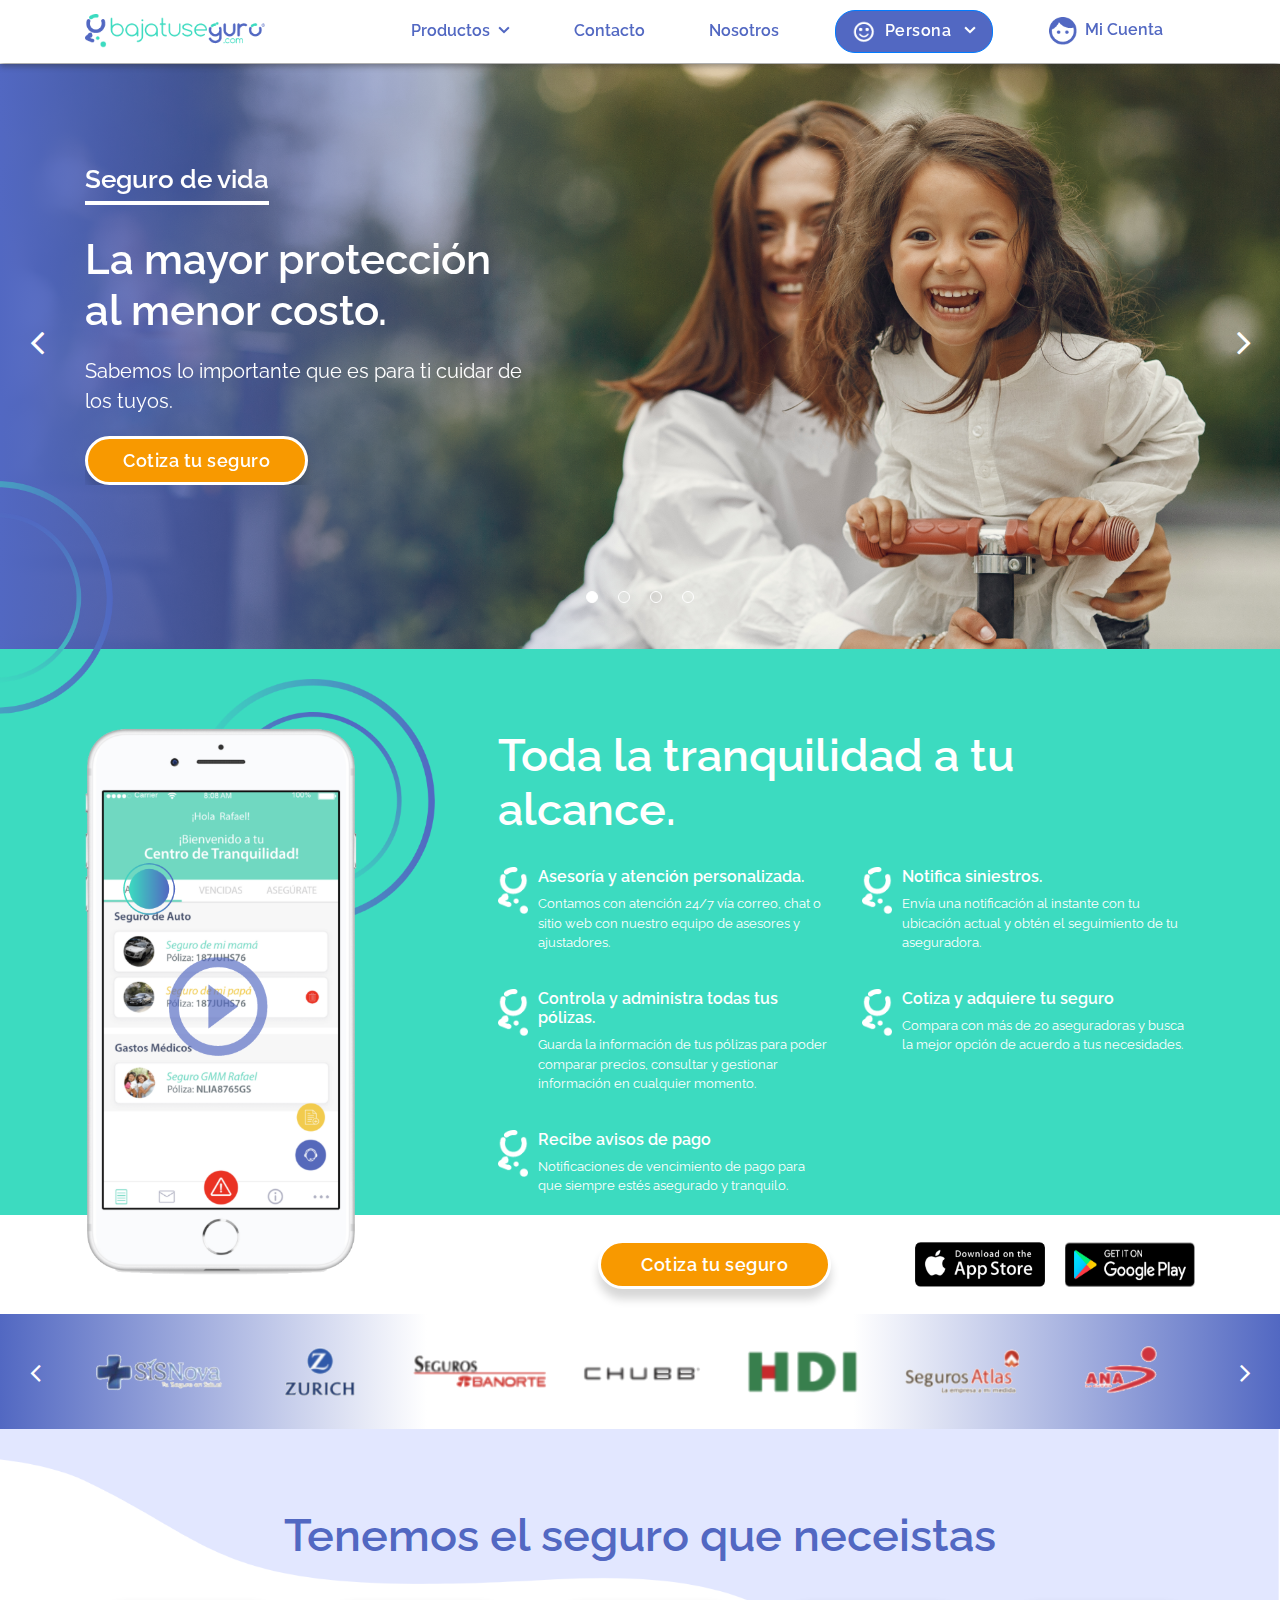
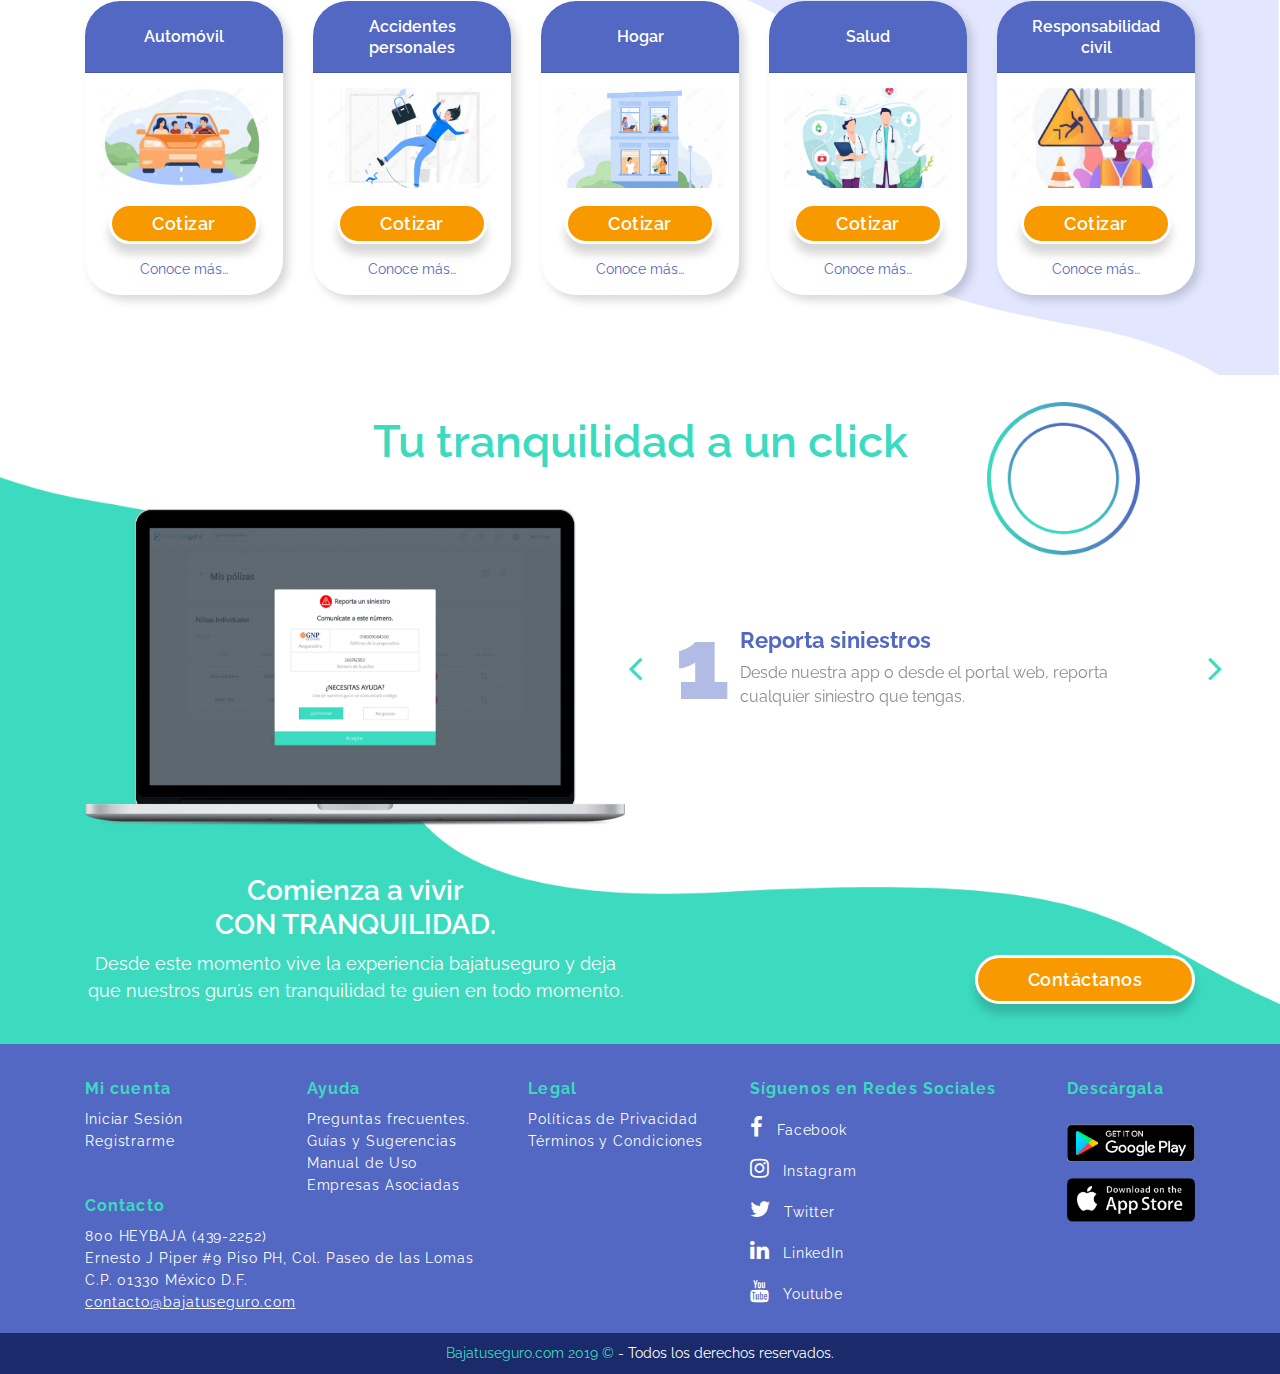
<file: index.html>
<!DOCTYPE html>
<html lang="en">
   <head>
      <!-- Required meta tags -->
      <meta charset="utf-8" />
      <meta http-equiv="X-UA-Compatible" content="IE=edge" />
      <meta name="viewport" content="width=device-width, minimum-scale=1.0, maximum-scale=1.0, user-scalable=no" />
      <!-- Favicon -->
      <link rel="icon" href="assets/images/favicon.png" type="image/ico" />
      <!-- Google fonts -->
      <link href="https://fonts.googleapis.com/css2?family=Raleway:wght@400;500;600;700&display=swap" rel="stylesheet">
      <!-- Font Awesome -->
      <link rel="stylesheet" href="https://cdnjs.cloudflare.com/ajax/libs/font-awesome/4.7.0/css/font-awesome.min.css" />
      <!-- Stylesheet -->
      <link rel="stylesheet" href="assets/css/bootstrap.min.css">
      <link rel="stylesheet" href="assets/css/owl.carousel.min.css" />
      <link type="text/css" rel="stylesheet" href="assets/css/style.css">
      <title>Bajatuseguro</title>
   </head>
   <body>
      <header>
         <nav class="navbar2 navbar d-lg-none navbar-expand-lg navbar-light fixed-top">
            <div class="container">
               <a class="navbar-brand mr-auto" href="index.html">
               <img src="assets/images/logo.png" alt="logo">
               </a>
               <button data-trigger="#navbar_main" class="navbar-toggler" type="button"><span class="fa fa-bars"></span></button>
            </div>
         </nav>
         <!-- d-lg-none -->
         <nav id="navbar_main" class="mobile-offcanvas navbar navbar-expand-lg navbar-light fixed-top">
            <div class="container nav-cont">
               <a class="navbar-brand d-none d-lg-block" href="index.html">
               <img src="assets/images/logo.png" alt="logo">
               </a>
               <div class="offcanvas-header">
                  <button class="navbar-toggler btn-close"><span class="fa fa-close"></span></button>
               </div>
               <ul class="navbar-nav align-items-center">
                  <li class="nav-item dropdown">
                     <a class="nav-link" href="javascript:void(0)" data-toggle="dropdown"> Productos <i class="fa fa-angle-down ml-1"></i></a>
                     <ul class="dropdown-menu menu-first">
                        <li>
                           <h6>Personas</h6>
                           <ul>
                              <li><a class="dropdown-item" href="javascript:void(0)"><img src="assets/images/icon/1.png" alt="icon"> Automóvil</a></li>
                              <li><a class="dropdown-item" href="javascript:void(0)"><img src="assets/images/icon/2.png" alt="icon"> Gastos médicos</a></li>
                              <li><a class="dropdown-item" href="javascript:void(0)"><img src="assets/images/icon/3.png" alt="icon"> Seguro de vida</a></li>
                              <li><a class="dropdown-item" href="javascript:void(0)"><img src="assets/images/icon/4.png" alt="icon"> Accidentes personales</a></li>
                              <li><a class="dropdown-item" href="javascript:void(0)"><img src="assets/images/icon/5.png" alt="icon"> Seguro de hogar</a></li>
                           </ul>
                        </li>
                        <li>
                           <h6>Empresas</h6>
                           <ul>
                              <li><a class="dropdown-item" href="javascript:void(0)"><img src="assets/images/icon/1.png" alt="icon"> Automóvil</a></li>
                              <li><a class="dropdown-item" href="javascript:void(0)"><img src="assets/images/icon/2.png" alt="icon"> Gastos médicos</a></li>
                              <li><a class="dropdown-item" href="javascript:void(0)"><img src="assets/images/icon/6.png" alt="icon"> Seguro empresarial</a></li>
                              <li><a class="dropdown-item" href="javascript:void(0)"><img src="assets/images/icon/7.png" alt="icon"> Maquinaria pesada</a></li>
                           </ul>
                        </li>
                        <li>
                           <h6>PYMES</h6>
                           <ul>
                              <li><a class="dropdown-item" href="javascript:void(0)"><img src="assets/images/icon/1.png" alt="icon">Automóvil</a></li>
                              <li><a class="dropdown-item" href="javascript:void(0)"><img src="assets/images/icon/2.png" alt="icon">Gastos médicos</a></li>
                              <li><a class="dropdown-item" href="javascript:void(0)"><img src="assets/images/icon/6.png" alt="icon"> Seguro empresarial</a></li>
                           </ul>
                        </li>
                     </ul>
                  </li>
                  <li class="nav-item"> 
                     <a class="nav-link" href="javascript:void(0)">Contacto </a> 
                  </li>
                  <li class="nav-item">
                     <a class="nav-link" href="nosotros.html"> Nosotros </a>
                  </li>
                  <li class="nav-item dropdown menu-second">
                     <a class="btn btn-primary px-3" href="#" id="navbarDropdown" role="button" data-toggle="dropdown" aria-haspopup="true" aria-expanded="false">
                     <img width="24" class="mr-1" src="assets/images/emoji.png" alt="emoji"> Persona <i class="fa fa-angle-down ml-2"></i>
                     </a>
                     <div class="dropdown-menu" aria-labelledby="navbarDropdown">
                        <a class="dropdown-item" href="javascript:void(0)"><img class="mr-1" width="22" src="assets/images/emoji-light.png" alt="emoji"> Persona</a>
                        <a class="dropdown-item" href="javascript:void(0)"><img class="mr-1" width="22" src="assets/images/pymes.png" alt="pymes"> PYMES</a>
                        <a class="dropdown-item" href="javascript:void(0)"><img class="mr-1" width="22" src="assets/images/sind.png" alt="sind"> Sindicatos</a>
                     </div>
                  </li>
                  <li class="nav-item">
                     <a class="nav-link" href="javascript:void(0)"> <img width="28" class="mr-1" src="assets/images/avatar.png" alt="avatar"> Mi Cuenta </a>
                  </li>
               </ul>
            </div>
         </nav>
      </header>
      <!-- main -->
      <main>
         <!-- Hero section -->
         <section class="hero-section">
            <div class="container">
               <div class="row">
                  <div class="col-md-12">
                     <div class="owl-carousel" id="hero-slider">
                        <div class="item">
                           <div class="row">
                              <div class="col-md-8 col-lg-5">
                                 <h2>Seguro de vida</h2>
                                 <h1>La mayor protección al menor costo.</h1>
                                 <p>Sabemos lo importante que es para ti cuidar de los tuyos.</p>
                                 <a href="javascript:void(0)" class="btn btn-warning">Cotiza tu seguro</a>
                              </div>
                           </div>
                        </div>
                        <div class="item">
                           <div class="row">
                              <div class="col-md-8 col-lg-5">
                                 <h2>Seguro de vida</h2>
                                 <h1>La mayor protección al menor costo.</h1>
                                 <p>Sabemos lo importante que es para ti cuidar de los tuyos.</p>
                                 <a href="javascript:void(0)" class="btn btn-warning">Cotiza tu seguro</a>
                              </div>
                           </div>
                        </div>
                        <div class="item">
                           <div class="row">
                              <div class="col-md-8 col-lg-5">
                                 <h2>Seguro de vida</h2>
                                 <h1>La mayor protección al menor costo.</h1>
                                 <p>Sabemos lo importante que es para ti cuidar de los tuyos.</p>
                                 <a href="javascript:void(0)" class="btn btn-warning">Cotiza tu seguro</a>
                              </div>
                           </div>
                        </div>
                        <div class="item">
                           <div class="row">
                              <div class="col-md-8 col-lg-5">
                                 <h2>Seguro de vida</h2>
                                 <h1>La mayor protección al menor costo.</h1>
                                 <p>Sabemos lo importante que es para ti cuidar de los tuyos.</p>
                                 <a href="javascript:void(0)" class="btn btn-warning">Cotiza tu seguro</a>
                              </div>
                           </div>
                        </div>
                     </div>
                  </div>
               </div>
            </div>
         </section>
         <!-- Our Service -->
         <section class="our-serivce">
            <div class="container">
               <div class="row">
                  <div class="col-md-4 order-2 order-md-1">
                     <img src="assets/images/mobile.png" alt="mobile">
                  </div>
                  <div class="col-md-8 pl-lg-5 order-1 order-md-2">
                     <h1>Toda la tranquilidad a tu alcance.</h1>
                     <div class="row">
                        <div class="col-md-6">
                           <div class="media">
                              <img src="assets/images/service.png" alt="service">
                              <div class="media-body">
                                 <h5 class="mt-0">Asesoría y atención personalizada.</h5>
                                 <p>Contamos con atención 24/7 vía correo, chat o sitio web con nuestro equipo de asesores y ajustadores.</p>
                              </div>
                           </div>
                        </div>
                        <div class="col-md-6">
                           <div class="media">
                              <img src="assets/images/service.png" alt="service">
                              <div class="media-body">
                                 <h5 class="mt-0">Notifica siniestros.</h5>
                                 <p>Envía una notificación al instante con tu ubicación actual y obtén el seguimiento de tu aseguradora.</p>
                              </div>
                           </div>
                        </div>
                        <div class="col-md-6">
                           <div class="media">
                              <img src="assets/images/service.png" alt="service">
                              <div class="media-body">
                                 <h5 class="mt-0">Controla y administra todas tus pólizas.</h5>
                                 <p>Guarda la información de tus pólizas para poder comparar precios, consultar y gestionar información en cualquier momento.</p>
                              </div>
                           </div>
                        </div>
                        <div class="col-md-6">
                           <div class="media">
                              <img src="assets/images/service.png" alt="service">
                              <div class="media-body">
                                 <h5 class="mt-0">Cotiza y adquiere tu seguro</h5>
                                 <p>Compara con más de 20 aseguradoras y busca la mejor opción de acuerdo a tus necesidades.</p>
                              </div>
                           </div>
                        </div>
                        <div class="col-md-6">
                           <div class="media">
                              <img src="assets/images/service.png" alt="service">
                              <div class="media-body">
                                 <h5 class="mt-0">Recibe avisos de pago</h5>
                                 <p>Notificaciones de vencimiento de pago para que siempre estés asegurado y tranquilo.</p>
                              </div>
                           </div>
                        </div>
                     </div>
                  </div>
               </div>
            </div>
         </section>
         <!-- Quote Insurance -->
         <section class="quote-insurance">
            <div class="container">
               <div class="row">
                  <div class="col-sm-12 text-center text-xl-right">
                     <a href="javascript:void(0)" class="btn btn-warning">Cotiza tu seguro</a>
                     <a href="javascript:void(0)"><img class="mr-3" src="assets/images/app-store.png" alt="app"></a>
                     <a href="javascript:void(0)"><img src="assets/images/play-store.png" alt="play"></a>
                  </div>
               </div>
            </div>
         </section>
         <!-- Our Brand -->
         <section class="our-brand">
            <div class="container">
               <div class="row">
                  <div class="col-sm-12">
                     <div class="owl-carousel" id="brand">
                        <div class="item">
                           <a href="javascript:void(0)"> <img src="assets/images/brand/1.png" alt="brand"></a>
                        </div>
                        <div class="item">
                           <a href="javascript:void(0)"> <img src="assets/images/brand/2.png" alt="brand"></a>
                        </div>
                        <div class="item">
                           <a href="javascript:void(0)"> <img src="assets/images/brand/3.png" alt="brand"></a>
                        </div>
                        <div class="item">
                           <a href="javascript:void(0)"> <img src="assets/images/brand/4.png" alt="brand"></a>
                        </div>
                        <div class="item">
                           <a href="javascript:void(0)"> <img src="assets/images/brand/5.png" alt="brand"></a>
                        </div>
                        <div class="item">
                           <a href="javascript:void(0)"> <img src="assets/images/brand/6.png" alt="brand"></a>
                        </div>
                        <div class="item">
                           <a href="javascript:void(0)"> <img src="assets/images/brand/7.png" alt="brand"></a>
                        </div>
                        <div class="item">
                           <a href="javascript:void(0)"> <img src="assets/images/brand/8.png" alt="brand"></a>
                        </div>
                        <div class="item">
                           <a href="javascript:void(0)"> <img src="assets/images/brand/9.png" alt="brand"></a>
                        </div>
                     </div>
                  </div>
               </div>
            </div>
         </section>
         <!-- Insurance -->
         <section class="insurance-section">
            <div class="container">
               <div class="row">
                  <div class="col-md-12">
                     <h1 class="text-center">Tenemos el seguro que neceistas</h1>
                  </div>
               </div>
               <div class="row justify-content-center">
                  <div class="col-sm-6 col-md-4 col-lg-3">
                     <div class="card">
                        <div class="card-header">
                           Automóvil
                        </div>
                        <div class="card-body">
                           <img src="assets/images/insurance/1.png" alt="insurance">
                           <a href="javascript:void(0)" class="btn btn-warning">Cotizar</a>
                           <p>Conoce más…</p>
                        </div>
                     </div>
                  </div>
                  <div class="col-sm-6 col-md-4 col-lg-3">
                     <div class="card">
                        <div class="card-header">
                           Accidentes personales
                        </div>
                        <div class="card-body">
                           <img src="assets/images/insurance/2.png" alt="insurance">
                           <a href="javascript:void(0)" class="btn btn-warning">Cotizar</a>
                           <p>Conoce más…</p>
                        </div>
                     </div>
                  </div>
                  <div class="col-sm-6 col-md-4 col-lg-3">
                     <div class="card">
                        <div class="card-header">
                           Hogar
                        </div>
                        <div class="card-body">
                           <img src="assets/images/insurance/3.png" alt="insurance">
                           <a href="javascript:void(0)" class="btn btn-warning">Cotizar</a>
                           <p>Conoce más…</p>
                        </div>
                     </div>
                  </div>
                  <div class="col-sm-6 col-md-4 col-lg-3">
                     <div class="card">
                        <div class="card-header">
                           Salud
                        </div>
                        <div class="card-body">
                           <img src="assets/images/insurance/4.png" alt="insurance">
                           <a href="javascript:void(0)" class="btn btn-warning">Cotizar</a>
                           <p>Conoce más…</p>
                        </div>
                     </div>
                  </div>
                  <div class="col-sm-6 col-md-4 col-lg-3">
                     <div class="card">
                        <div class="card-header">
                           Responsabilidad civil
                        </div>
                        <div class="card-body">
                           <img src="assets/images/insurance/5.png" alt="insurance">
                           <a href="javascript:void(0)" class="btn btn-warning">Cotizar</a>
                           <p>Conoce más…</p>
                        </div>
                     </div>
                  </div>
               </div>
            </div>
         </section>
         <!-- Contact Us -->
         <section class="contact-section">
            <div class="container">
               <div class="row">
                  <div class="col-md-12">
                     <h1 class="text-center">Tu tranquilidad a un click</h1>
                  </div>
               </div>
               <div class="row align-items-center">
                  <div class="col-sm-6 col-md-6 col-lg-6 text-center">
                     <img class="img-fluid" src="assets/images/laptop.png" alt="laptop">
                  </div>
                  <div class="col-sm-6 col-md-6 col-lg-6">
                     <div class="owl-carousel" id="contact-slider">
                        <div class="item">
                           <div class="media">
                              <h3>1</h3>
                              <div class="media-body">
                                 <h5 class="mt-0">Reporta siniestros</h5>
                                 <p>Desde nuestra app o desde el portal web, reporta cualquier siniestro que tengas.</p>
                              </div>
                           </div>
                        </div>
                        <div class="item">
                           <div class="media">
                              <h3>2</h3>
                              <div class="media-body">
                                 <h5 class="mt-0">Reporta siniestros</h5>
                                 <p>Desde nuestra app o desde el portal web, reporta cualquier siniestro que tengas.</p>
                              </div>
                           </div>
                        </div>
                        <div class="item">
                           <div class="media">
                              <h3>1</h3>
                              <div class="media-body">
                                 <h5 class="mt-0">Reporta siniestros</h5>
                                 <p>Desde nuestra app o desde el portal web, reporta cualquier siniestro que tengas.</p>
                              </div>
                           </div>
                        </div>
                     </div>
                  </div>
               </div>
               <div class="row align-items-end contact-info mt-5 d-none d-md-flex">
                  <div class="col-sm-6 col-md-4 col-lg-6 text-center">
                     <h2>Comienza a vivir <br class="d-none d-md-block"> CON TRANQUILIDAD.</h2>
                     <p>Desde este momento vive la experiencia bajatuseguro y deja que nuestros gurús en tranquilidad te guien en todo momento.</p>
                  </div>
                  <div class="col-sm-6 col-md-4 col-lg-6 text-center text-md-right mt-4 mt-md-0">
                     <a href="javascript:void(0)" class="btn btn-warning">Contáctanos</a>
                  </div>
               </div>
            </div>
         </section>
      </main>
      <!--  footer -->
      <footer>
         <div class="container">
            <div class="row">
               <div class="col-md-12 col-lg-7">
                  <div class="row">
                     <div class="col-sm-4 col-lg-4">
                        <h5 class="mt-0">Mi cuenta</h5>
                        <ul>
                           <li><a href="javascript:void(0)">Iniciar Sesión</a></li>
                           <li><a href="javascript:void(0)">Registrarme</a></li>
                        </ul>
                     </div>
                     <div class="col-sm-4 col-lg-4">
                        <h5>Ayuda</h5>
                        <ul>
                           <li><a href="javascript:void(0)">Preguntas frecuentes.</a></li>
                           <li><a href="javascript:void(0)">Guías y Sugerencias  </a></li>
                           <li><a href="javascript:void(0)">Manual de Uso</a></li>
                           <li><a href="javascript:void(0)">Empresas Asociadas</a></li>
                        </ul>
                     </div>
                     <div class="col-sm-4 col-lg-4">
                        <h5>Legal</h5>
                        <ul>
                           <li><a href="javascript:void(0)">Políticas de Privacidad </a></li>
                           <li><a href="javascript:void(0)">Términos y Condiciones</a></li>
                        </ul>
                     </div>
                     <div class="col-sm-12">
                        <h5 class="mt-4 mt-lg-0">Contacto</h5>
                        <ul>
                           <li><a href="javascript:void(0)">800 HEYBAJA (439-2252)</a></li>
                           <li><a href="javascript:void(0)">Ernesto J Piper #9 Piso PH, Col. Paseo de las Lomas</a></li>
                           <li><a href="javascript:void(0)">C.P. 01330 México D.F.</a></li>
                           <li><a class="mailto" href="mailto:contacto@bajatuseguro.com">contacto@bajatuseguro.com</a></li>
                        </ul>
                     </div>
                  </div>
               </div>
               <div class="col-md-12 col-lg-5">
                  <div class="row">
                     <div class="col-sm-12 col-lg-8">
                        <h5 class="mt-4 mt-lg-0">Síguenos en Redes Sociales</h5>
                        <ul class="social-link">
                           <li> <a href="javascript:void(0)"><i class="fa fa-facebook mr-2"></i> Facebook</a></li>
                           <li> <a href="javascript:void(0)"><i class="fa fa-instagram mr-2"></i> Instagram</a></li>
                           <li> <a href="javascript:void(0)"><i class="fa fa-twitter mr-2"></i> Twitter</a></li>
                           <li> <a href="javascript:void(0)"><i class="fa fa-linkedin mr-2"></i> LinkedIn</a></li>
                           <li> <a href="javascript:void(0)"><i class="fa fa-youtube mr-2"></i> Youtube</a></li>
                        </ul>
                     </div>
                     <div class="col-sm-12 col-lg-4 app-link">
                        <h5 class="mt-4 mt-lg-0">Descárgala</h5>
                        <a href="javascript:void(0)"><img class="my-3" src="assets/images/play-store.png" alt="play"></a>
                        <a href="javascript:void(0)"><img src="assets/images/app-store.png" alt="app"></a>
                     </div>
                  </div>
               </div>
            </div>
         </div>
      </footer>
      <div class="copy-right">
         <div class="container">
            <div class="row">
               <div class="col-md-12 text-center">
                  <p><span>Bajatuseguro.com 2019 ©</span> - Todos los derechos reservados.</p>
               </div>
            </div>
         </div>
      </div>
      <!-- Jquery -->
      <script src="assets/js/jquery-3.5.1.js"></script>
      <script src="assets/js/popper.min.js"></script>
      <script src="assets/js/bootstrap.min.js"></script>
      <script src="assets/js/owl.carousel.min.js"></script>
      <script>
         $('#brand').owlCarousel({
             margin: 15,
             loop: true,
             autoplay: false,
             autoplayHoverPause: false,
             mouseDrag: true,
             dots: false,
             nav: true,
              navText: ['<i class="fa fa-angle-left">', '<i class="fa fa-angle-right">'],
         
               responsive: {
               0: {
                   items: 2,
                    margin: 10,
               },
         
               576: {
                   items: 4,
               },
               991: {
                   items: 5,
         
               },
               1200: {
                   items: 7,
               },
           }
         
         });
         
         $('#hero-slider').owlCarousel({
             margin: 15,
             loop: true,
             autoplay: false,
             autoplayHoverPause: false,
             mouseDrag: true,
             dots: true,
             nav: true,
             items: 1,
              navText: ['<i class="fa fa-angle-left">', '<i class="fa fa-angle-right">'],
         
         });
         
           $('#contact-slider').owlCarousel({
             margin: 15,
             loop: true,
             autoplay: false,
             autoplayHoverPause: false,
             mouseDrag: true,
             dots: false,
             nav: true,
             items: 1,
              navText: ['<i class="fa fa-angle-left">', '<i class="fa fa-angle-right">'],
         
         });
         
      </script>
      <script>
         /// some script
         
         // jquery ready start
         $(document).ready(function () {
         // jQuery code
         
         $("[data-trigger]").on("click", function (e) {
         e.preventDefault();
         e.stopPropagation();
         var offcanvas_id = $(this).attr("data-trigger");
         $(offcanvas_id).toggleClass("show");
         $("body").toggleClass("offcanvas-active");
         $(".screen-overlay").toggleClass("show");
         });
         
         // Close menu when pressing ESC
         $(document).on("keydown", function (event) {
         if (event.keyCode === 27) {
         $(".mobile-offcanvas").removeClass("show");
         $("body").removeClass("overlay-active");
         }
         });
         
         $(".btn-close, .screen-overlay").click(function (e) {
         $(".screen-overlay").removeClass("show");
         $(".mobile-offcanvas").removeClass("show");
         $("body").removeClass("offcanvas-active");
         });
         }); // jquery end
         
      </script>
   </body>
</html>
</file>
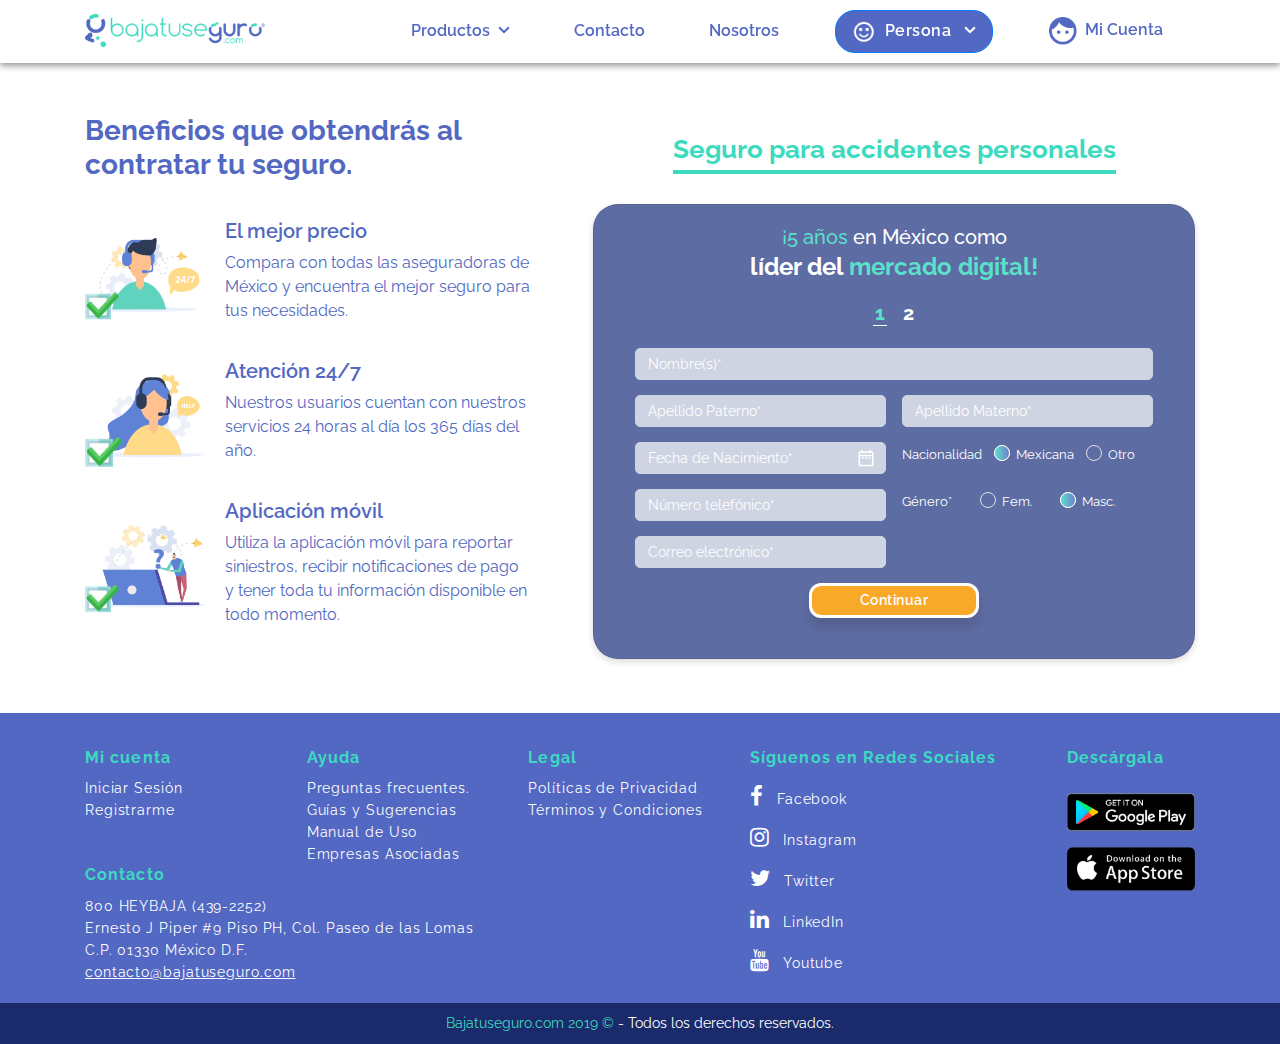
<file: accident-quote.html>
<!DOCTYPE html>
<html lang="en">
   <head>
      <!-- Required meta tags -->
      <meta charset="utf-8" />
      <meta http-equiv="X-UA-Compatible" content="IE=edge" />
      <meta name="viewport" content="width=device-width, minimum-scale=1.0, maximum-scale=1.0, user-scalable=no" />
      <!-- Favicon -->
      <link rel="icon" href="assets/images/favicon.png" type="image/ico" />
      <!-- Google fonts -->
      <link href="https://fonts.googleapis.com/css2?family=Raleway:wght@400;500;600;700&display=swap" rel="stylesheet">
      <!-- Font Awesome -->
      <link rel="stylesheet" href="https://cdnjs.cloudflare.com/ajax/libs/font-awesome/4.7.0/css/font-awesome.min.css" />
      <!-- Stylesheet -->
      <link rel="stylesheet" href="assets/css/bootstrap.min.css">
      <link rel="stylesheet" href="assets/css/owl.carousel.min.css" />
      <link type="text/css" rel="stylesheet" href="assets/css/style.css">
      <title>Bajatuseguro</title>
   </head>
   <body>
      <header>
         <nav class="navbar2 navbar d-lg-none navbar-expand-lg navbar-light fixed-top">
            <div class="container">
               <a class="navbar-brand mr-auto" href="index.html">
               <img src="assets/images/logo.png" alt="logo">
               </a>
               <button data-trigger="#navbar_main" class="navbar-toggler" type="button"><span class="fa fa-bars"></span></button>
            </div>
         </nav>
         <!-- d-lg-none -->
         <nav id="navbar_main" class="mobile-offcanvas navbar navbar-expand-lg navbar-light fixed-top">
            <div class="container nav-cont">
               <a class="navbar-brand d-none d-lg-block" href="index.html">
               <img src="assets/images/logo.png" alt="logo">
               </a>
               <div class="offcanvas-header">
                  <button class="navbar-toggler btn-close"><span class="fa fa-close"></span></button>
               </div>
               <ul class="navbar-nav align-items-center">
                  <li class="nav-item dropdown">
                     <a class="nav-link" href="javascript:void(0)" data-toggle="dropdown"> Productos <i class="fa fa-angle-down ml-1"></i></a>
                     <ul class="dropdown-menu menu-first">
                        <li>
                           <h6>Personas</h6>
                           <ul>
                              <li><a class="dropdown-item" href="javascript:void(0)"><img src="assets/images/icon/1.png" alt="icon"> Automóvil</a></li>
                              <li><a class="dropdown-item" href="javascript:void(0)"><img src="assets/images/icon/2.png" alt="icon"> Gastos médicos</a></li>
                              <li><a class="dropdown-item" href="javascript:void(0)"><img src="assets/images/icon/3.png" alt="icon"> Seguro de vida</a></li>
                              <li><a class="dropdown-item" href="javascript:void(0)"><img src="assets/images/icon/4.png" alt="icon"> Accidentes personales</a></li>
                              <li><a class="dropdown-item" href="javascript:void(0)"><img src="assets/images/icon/5.png" alt="icon"> Seguro de hogar</a></li>
                           </ul>
                        </li>
                        <li>
                           <h6>Empresas</h6>
                           <ul>
                              <li><a class="dropdown-item" href="javascript:void(0)"><img src="assets/images/icon/1.png" alt="icon"> Automóvil</a></li>
                              <li><a class="dropdown-item" href="javascript:void(0)"><img src="assets/images/icon/2.png" alt="icon"> Gastos médicos</a></li>
                              <li><a class="dropdown-item" href="javascript:void(0)"><img src="assets/images/icon/6.png" alt="icon"> Seguro empresarial</a></li>
                              <li><a class="dropdown-item" href="javascript:void(0)"><img src="assets/images/icon/7.png" alt="icon"> Maquinaria pesada</a></li>
                           </ul>
                        </li>
                        <li>
                           <h6>PYMES</h6>
                           <ul>
                              <li><a class="dropdown-item" href="javascript:void(0)"><img src="assets/images/icon/1.png" alt="icon">Automóvil</a></li>
                              <li><a class="dropdown-item" href="javascript:void(0)"><img src="assets/images/icon/2.png" alt="icon">Gastos médicos</a></li>
                              <li><a class="dropdown-item" href="javascript:void(0)"><img src="assets/images/icon/6.png" alt="icon"> Seguro empresarial</a></li>
                           </ul>
                        </li>
                     </ul>
                  </li>
                  <li class="nav-item"> 
                     <a class="nav-link" href="javascript:void(0)">Contacto </a> 
                  </li>
                  <li class="nav-item">
                     <a class="nav-link" href="nosotros.html"> Nosotros </a>
                  </li>
                  <li class="nav-item dropdown menu-second">
                     <a class="btn btn-primary px-3" href="#" id="navbarDropdown" role="button" data-toggle="dropdown" aria-haspopup="true" aria-expanded="false">
                     <img width="24" class="mr-1" src="assets/images/emoji.png" alt="emoji"> Persona <i class="fa fa-angle-down ml-2"></i>
                     </a>
                     <div class="dropdown-menu" aria-labelledby="navbarDropdown">
                        <a class="dropdown-item" href="javascript:void(0)"><img class="mr-1" width="22" src="assets/images/emoji-light.png" alt="emoji"> Persona</a>
                        <a class="dropdown-item" href="javascript:void(0)"><img class="mr-1" width="22" src="assets/images/pymes.png" alt="pymes"> PYMES</a>
                        <a class="dropdown-item" href="javascript:void(0)"><img class="mr-1" width="22" src="assets/images/sind.png" alt="sind"> Sindicatos</a>
                     </div>
                  </li>
                  <li class="nav-item">
                     <a class="nav-link" href="javascript:void(0)"> <img width="28" class="mr-1" src="assets/images/avatar.png" alt="avatar"> Mi Cuenta </a>
                  </li>
               </ul>
            </div>
         </nav>
      </header>
      <!-- main -->
      <main>
         <!-- Login -->
         <section class="user-account benefit-section">
            <div class="container">
               <div class="row">
                  <div class="col-md-12 col-lg-5">
                     <h1 class="pb-2">Beneficios que obtendrás
                        al contratar tu seguro.
                     </h1>
                     <div class="media">
                        <img src="assets/images/support.png" alt="support">
                        <div class="media-body">
                           <h5 class="mt-0">El mejor precio</h5>
                           <p>Compara con todas las aseguradoras de México y encuentra el mejor seguro para tus necesidades.</p>
                        </div>
                     </div>
                     <div class="media">
                        <img src="assets/images/attention.png" alt="attention">
                        <div class="media-body">
                           <h5 class="mt-0">Atención 24/7</h5>
                           <p>Nuestros usuarios cuentan con nuestros servicios 24 horas al día los 365 días del año.</p>
                        </div>
                     </div>
                     <div class="media">
                        <img src="assets/images/application.png" alt="application">
                        <div class="media-body">
                           <h5 class="mt-0">Aplicación móvil</h5>
                           <p>Utiliza la aplicación móvil para reportar siniestros, recibir notificaciones de pago y tener toda tu información disponible en todo momento.</p>
                        </div>
                     </div>
                  </div>
                  <div class="col-md-12 col-lg-7 pl-lg-5">
                     <h3>Seguro para accidentes personales</h3>
                     <div class="card">
                        <div class="card-body px-4 px-md-5">
                           <h5 class="text-center mb-1"><span class="text-primary">¡5 años  </span> en México como</h5>
                           <h4 class="text-center mb-3"><strong>líder del  <span class="text-primary">mercado digital!</span></strong></h4>
                           <div class="row">
                              <div class="col-md-12 mx-0">
                                 <form id="form-wizard">
                                    <fieldset>
                                       <ul id="progressbar">
                                          <li class="active" id="account"><strong>1</strong></li>
                                          <li id="payment"><strong>2</strong></li>
                                       </ul>
                                       <div class="form-card">
                                          <div class="row">
                                             <div class="col-md-12 px-2">
                                                <div class="form-group">
                                                   <input type="text" class="form-control" placeholder="Nombre(s)*">
                                                </div>
                                             </div>
                                             <div class="col-md-6 px-2">
                                                <div class="form-group">
                                                   <input type="text" class="form-control" placeholder="Apellido Paterno*">
                                                </div>
                                             </div>
                                             <div class="col-md-6 px-2">
                                                <div class="form-group">
                                                   <input type="text" class="form-control" placeholder="Apellido Materno*">
                                                </div>
                                             </div>
                                             <div class="col-md-6 px-2">
                                                <div class="form-group">
                                                   <input type="text" class="form-control" placeholder="Fecha de Nacimiento*">
                                                   <img class="calendar-icon" src="assets/images/calendar-white.png" alt="calendar">
                                                </div>
                                             </div>
                                             <div class="col-md-6 px-2">
                                                <div class="form-group">
                                                   <label class="mr-2">Nacionalidad</label>
                                                   <div class="custom-radio d-inline-block">
                                                      <input type="radio" id="Mexicana" name="Otro" checked>
                                                      <label for="Mexicana">Mexicana</label>
                                                   </div>
                                                   <div class="custom-radio d-inline-block ml-2">
                                                      <input type="radio" id="Otro" name="Otro">
                                                      <label for="Otro">Otro</label>
                                                   </div>
                                                </div>
                                             </div>
                                             <div class="col-md-6 px-2">
                                                <div class="form-group">
                                                   <input type="text" class="form-control" placeholder="Número telefónico*">
                                                </div>
                                             </div>
                                             <div class="col-md-6 px-2">
                                                <div class="form-group">
                                                   <label class="mr-4 pr-
                                                      "> Género*</label>
                                                   <div class="custom-radio d-inline-block">
                                                      <input type="radio" id="fem" name="gender">
                                                      <label for="fem">Fem.</label>
                                                   </div>
                                                   <div class="custom-radio d-inline-block ml-4">
                                                      <input type="radio" id="masc" name="gender" checked>
                                                      <label for="masc">Masc.</label>
                                                   </div>
                                                </div>
                                             </div>
                                             <div class="col-md-6 px-2">
                                                <div class="form-group">
                                                   <input type="text" class="form-control" placeholder="Correo electrónico*">
                                                </div>
                                             </div>
                                          </div>
                                       </div>
                                       <button type="button" name="next" class="btn btn-warning next px-5">Continuar</button>
                                    </fieldset>
                                    <fieldset>
                                       <ul id="progressbar">
                                          <li  class="current-active" id="account"><strong>1</strong></li>
                                          <li class="active" id="payment"><strong>2</strong></li>
                                       </ul>
                                       <div class="form-card">
                                          <div class="row">
                                             <div class="col-md-12 px-2">
                                                <div class="form-group">
                                                   <input type="text" class="form-control" placeholder="Calle*">
                                                </div>
                                             </div>
                                             <div class="col-sm-6 px-2">
                                                <div class="form-group">
                                                   <input type="text" class="form-control" placeholder="Colonia*">
                                                </div>
                                             </div>
                                             <div class="col-sm-6 px-2">
                                                <div class="form-group">
                                                   <input type="text" class="form-control" placeholder="C.P.">
                                                </div>
                                             </div>
                                             <div class="col-sm-6 px-2">
                                                <div class="form-group">
                                                   <input type="text" class="form-control" placeholder="Ciudad*">
                                                </div>
                                             </div>
                                             <div class="col-sm-6 px-2">
                                                <div class="form-group">
                                                   <input type="text" class="form-control" placeholder="Estado*">
                                                </div>
                                             </div>
                                          </div>
                                       </div>
                                       <button type="button" name="make_payment" class="btn btn-warning next px-5">Continuar</button>
                                    </fieldset>
                                    <fieldset>
                                       <div class="form-card">
                                          <div class="row justify-content-center">
                                             <div class="text-center">
                                                <i class="fa fa-check"></i>
                                                <h5>You have Successfully Seguro de auto</h5>
                                             </div>
                                          </div>
                                       </div>
                                    </fieldset>
                                 </form>
                              </div>
                           </div>
                        </div>
                     </div>
                  </div>
               </div>
            </div>
         </section>
      </main>
      <!--  footer -->
      <footer>
         <div class="container">
            <div class="row">
               <div class="col-md-12 col-lg-7">
                  <div class="row">
                     <div class="col-sm-4 col-lg-4">
                        <h5 class="mt-0">Mi cuenta</h5>
                        <ul>
                           <li><a href="javascript:void(0)">Iniciar Sesión</a></li>
                           <li><a href="javascript:void(0)">Registrarme</a></li>
                        </ul>
                     </div>
                     <div class="col-sm-4 col-lg-4">
                        <h5>Ayuda</h5>
                        <ul>
                           <li><a href="javascript:void(0)">Preguntas frecuentes.</a></li>
                           <li><a href="javascript:void(0)">Guías y Sugerencias  </a></li>
                           <li><a href="javascript:void(0)">Manual de Uso</a></li>
                           <li><a href="javascript:void(0)">Empresas Asociadas</a></li>
                        </ul>
                     </div>
                     <div class="col-sm-4 col-lg-4">
                        <h5>Legal</h5>
                        <ul>
                           <li><a href="javascript:void(0)">Políticas de Privacidad </a></li>
                           <li><a href="javascript:void(0)">Términos y Condiciones</a></li>
                        </ul>
                     </div>
                     <div class="col-sm-12">
                        <h5 class="mt-4 mt-lg-0">Contacto</h5>
                        <ul>
                           <li><a href="javascript:void(0)">800 HEYBAJA (439-2252)</a></li>
                           <li><a href="javascript:void(0)">Ernesto J Piper #9 Piso PH, Col. Paseo de las Lomas</a></li>
                           <li><a href="javascript:void(0)">C.P. 01330 México D.F.</a></li>
                           <li><a class="mailto" href="mailto:contacto@bajatuseguro.com">contacto@bajatuseguro.com</a></li>
                        </ul>
                     </div>
                  </div>
               </div>
               <div class="col-md-12 col-lg-5">
                  <div class="row">
                     <div class="col-sm-12 col-lg-8">
                        <h5 class="mt-4 mt-lg-0">Síguenos en Redes Sociales</h5>
                        <ul class="social-link">
                           <li> <a href="javascript:void(0)"><i class="fa fa-facebook mr-2"></i> Facebook</a></li>
                           <li> <a href="javascript:void(0)"><i class="fa fa-instagram mr-2"></i> Instagram</a></li>
                           <li> <a href="javascript:void(0)"><i class="fa fa-twitter mr-2"></i> Twitter</a></li>
                           <li> <a href="javascript:void(0)"><i class="fa fa-linkedin mr-2"></i> LinkedIn</a></li>
                           <li> <a href="javascript:void(0)"><i class="fa fa-youtube mr-2"></i> Youtube</a></li>
                        </ul>
                     </div>
                     <div class="col-sm-12 col-lg-4 app-link">
                        <h5 class="mt-4 mt-lg-0">Descárgala</h5>
                        <a href="javascript:void(0)"><img class="my-3" src="assets/images/play-store.png" alt="play"></a>
                        <a href="javascript:void(0)"><img src="assets/images/app-store.png" alt="app"></a>
                     </div>
                  </div>
               </div>
            </div>
         </div>
      </footer>
      <div class="copy-right">
         <div class="container">
            <div class="row">
               <div class="col-md-12 text-center">
                  <p><span>Bajatuseguro.com 2019 ©</span> - Todos los derechos reservados.</p>
               </div>
            </div>
         </div>
      </div>
      <!-- Jquery -->
      <script src="https://cdnjs.cloudflare.com/ajax/libs/jquery/3.2.1/jquery.min.js"></script>
      <script src="assets/js/popper.min.js"></script>
      <script src="assets/js/bootstrap.min.js"></script>
      <script src="assets/js/owl.carousel.min.js"></script>
      <script>
         /// some script
         
         // jquery ready start
         $(document).ready(function () {
         // jQuery code
         
         $("[data-trigger]").on("click", function (e) {
         e.preventDefault();
         e.stopPropagation();
         var offcanvas_id = $(this).attr("data-trigger");
         $(offcanvas_id).toggleClass("show");
         $("body").toggleClass("offcanvas-active");
         $(".screen-overlay").toggleClass("show");
         });
         
         // Close menu when pressing ESC
         $(document).on("keydown", function (event) {
         if (event.keyCode === 27) {
         $(".mobile-offcanvas").removeClass("show");
         $("body").removeClass("overlay-active");
         }
         });
         
         $(".btn-close, .screen-overlay").click(function (e) {
         $(".screen-overlay").removeClass("show");
         $(".mobile-offcanvas").removeClass("show");
         $("body").removeClass("offcanvas-active");
         });
         }); // jquery end
         
      </script>
      <script>
         $(document).ready(function(){
         
         var current_fs, next_fs, previous_fs; //fieldsets
         var opacity;
         
         $(".next").click(function(){
         
         current_fs = $(this).parent();
         next_fs = $(this).parent().next();
         
         //Add Class Active
         // $("#progressbar li").eq($("fieldset").index(next_fs)).addClass("active");
         
         //show the next fieldset
         next_fs.show();
         //hide the current fieldset with style
         current_fs.animate({opacity: 0}, {
         step: function(now) {
         // for making fielset appear animation
         opacity = 1 - now;
         
         current_fs.css({
         'display': 'none',
         'position': 'relative'
         });
         next_fs.css({'opacity': opacity});
         },
         duration: 600
         });
         });
         
         $(".previous").click(function(){
         
         current_fs = $(this).parent();
         previous_fs = $(this).parent().prev();
         
         //Remove class active
         // $("#progressbar li").eq($("fieldset").index(current_fs)).removeClass("active");
         
         //show the previous fieldset
         previous_fs.show();
         
         //hide the current fieldset with style
         current_fs.animate({opacity: 0}, {
         step: function(now) {
         // for making fielset appear animation
         opacity = 1 - now;
         
         current_fs.css({
         'display': 'none',
         'position': 'relative'
         });
         previous_fs.css({'opacity': opacity});
         },
         duration: 600
         });
         });
         
         
         $(".submit").click(function(){
         return false;
         })
         
         });
          
      </script>
   </body>
</html>
</file>
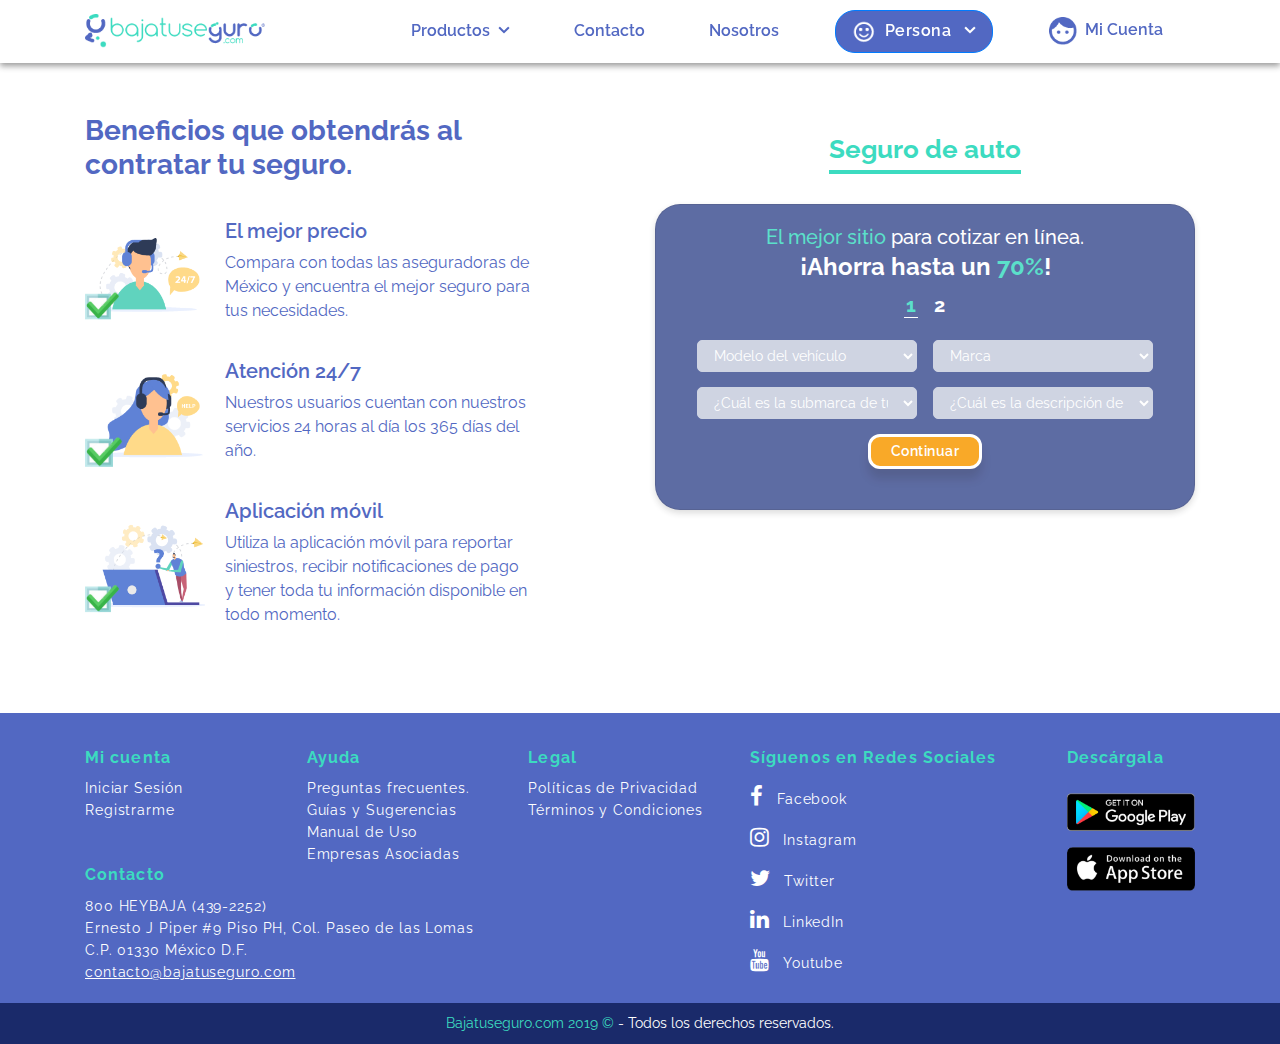
<file: auto-quote.html>
<!DOCTYPE html>
<html lang="en">
   <head>
      <!-- Required meta tags -->
      <meta charset="utf-8" />
      <meta http-equiv="X-UA-Compatible" content="IE=edge" />
      <meta name="viewport" content="width=device-width, minimum-scale=1.0, maximum-scale=1.0, user-scalable=no" />
      <!-- Favicon -->
      <link rel="icon" href="assets/images/favicon.png" type="image/ico" />
      <!-- Google fonts -->
      <link href="https://fonts.googleapis.com/css2?family=Raleway:wght@400;500;600;700&display=swap" rel="stylesheet">
      <!-- Font Awesome -->
      <link rel="stylesheet" href="https://cdnjs.cloudflare.com/ajax/libs/font-awesome/4.7.0/css/font-awesome.min.css" />
      <!-- Stylesheet -->
      <link rel="stylesheet" href="assets/css/bootstrap.min.css">
      <link rel="stylesheet" href="assets/css/owl.carousel.min.css" />
      <link type="text/css" rel="stylesheet" href="assets/css/style.css">
      <title>Bajatuseguro</title>
   </head>
   <body>
      <header>
         <nav class="navbar2 navbar d-lg-none navbar-expand-lg navbar-light fixed-top">
            <div class="container">
               <a class="navbar-brand mr-auto" href="index.html">
               <img src="assets/images/logo.png" alt="logo">
               </a>
               <button data-trigger="#navbar_main" class="navbar-toggler" type="button"><span class="fa fa-bars"></span></button>
            </div>
         </nav>
         <!-- d-lg-none -->
         <nav id="navbar_main" class="mobile-offcanvas navbar navbar-expand-lg navbar-light fixed-top">
            <div class="container nav-cont">
               <a class="navbar-brand d-none d-lg-block" href="index.html">
               <img src="assets/images/logo.png" alt="logo">
               </a>
               <div class="offcanvas-header">
                  <button class="navbar-toggler btn-close"><span class="fa fa-close"></span></button>
               </div>
               <ul class="navbar-nav align-items-center">
                  <li class="nav-item dropdown">
                     <a class="nav-link" href="javascript:void(0)" data-toggle="dropdown"> Productos <i class="fa fa-angle-down ml-1"></i></a>
                     <ul class="dropdown-menu menu-first">
                        <li>
                           <h6>Personas</h6>
                           <ul>
                              <li><a class="dropdown-item" href="javascript:void(0)"><img src="assets/images/icon/1.png" alt="icon"> Automóvil</a></li>
                              <li><a class="dropdown-item" href="javascript:void(0)"><img src="assets/images/icon/2.png" alt="icon"> Gastos médicos</a></li>
                              <li><a class="dropdown-item" href="javascript:void(0)"><img src="assets/images/icon/3.png" alt="icon"> Seguro de vida</a></li>
                              <li><a class="dropdown-item" href="javascript:void(0)"><img src="assets/images/icon/4.png" alt="icon"> Accidentes personales</a></li>
                              <li><a class="dropdown-item" href="javascript:void(0)"><img src="assets/images/icon/5.png" alt="icon"> Seguro de hogar</a></li>
                           </ul>
                        </li>
                        <li>
                           <h6>Empresas</h6>
                           <ul>
                              <li><a class="dropdown-item" href="javascript:void(0)"><img src="assets/images/icon/1.png" alt="icon"> Automóvil</a></li>
                              <li><a class="dropdown-item" href="javascript:void(0)"><img src="assets/images/icon/2.png" alt="icon"> Gastos médicos</a></li>
                              <li><a class="dropdown-item" href="javascript:void(0)"><img src="assets/images/icon/6.png" alt="icon"> Seguro empresarial</a></li>
                              <li><a class="dropdown-item" href="javascript:void(0)"><img src="assets/images/icon/7.png" alt="icon"> Maquinaria pesada</a></li>
                           </ul>
                        </li>
                        <li>
                           <h6>PYMES</h6>
                           <ul>
                              <li><a class="dropdown-item" href="javascript:void(0)"><img src="assets/images/icon/1.png" alt="icon">Automóvil</a></li>
                              <li><a class="dropdown-item" href="javascript:void(0)"><img src="assets/images/icon/2.png" alt="icon">Gastos médicos</a></li>
                              <li><a class="dropdown-item" href="javascript:void(0)"><img src="assets/images/icon/6.png" alt="icon"> Seguro empresarial</a></li>
                           </ul>
                        </li>
                     </ul>
                  </li>
                  <li class="nav-item"> 
                     <a class="nav-link" href="javascript:void(0)">Contacto </a> 
                  </li>
                  <li class="nav-item">
                     <a class="nav-link" href="nosotros.html"> Nosotros </a>
                  </li>
                  <li class="nav-item dropdown menu-second">
                     <a class="btn btn-primary px-3" href="#" id="navbarDropdown" role="button" data-toggle="dropdown" aria-haspopup="true" aria-expanded="false">
                     <img width="24" class="mr-1" src="assets/images/emoji.png" alt="emoji"> Persona <i class="fa fa-angle-down ml-2"></i>
                     </a>
                     <div class="dropdown-menu" aria-labelledby="navbarDropdown">
                        <a class="dropdown-item" href="javascript:void(0)"><img class="mr-1" width="22" src="assets/images/emoji-light.png" alt="emoji"> Persona</a>
                        <a class="dropdown-item" href="javascript:void(0)"><img class="mr-1" width="22" src="assets/images/pymes.png" alt="pymes"> PYMES</a>
                        <a class="dropdown-item" href="javascript:void(0)"><img class="mr-1" width="22" src="assets/images/sind.png" alt="sind"> Sindicatos</a>
                     </div>
                  </li>
                  <li class="nav-item">
                     <a class="nav-link" href="javascript:void(0)"> <img width="28" class="mr-1" src="assets/images/avatar.png" alt="avatar"> Mi Cuenta </a>
                  </li>
               </ul>
            </div>
         </nav>
      </header>
      <!-- main -->
      <main>
         <!-- Login -->
         <section class="user-account benefit-section">
            <div class="container">
               <div class="row">
                  <div class="col-md-12 col-lg-5">
                     <h1 class="pb-2">Beneficios que obtendrás
                        al contratar tu seguro.
                     </h1>
                     <div class="media">
                        <img src="assets/images/support.png" alt="support">
                        <div class="media-body">
                           <h5 class="mt-0">El mejor precio</h5>
                           <p>Compara con todas las aseguradoras de México y encuentra el mejor seguro para tus necesidades.</p>
                        </div>
                     </div>
                     <div class="media">
                        <img src="assets/images/attention.png" alt="attention">
                        <div class="media-body">
                           <h5 class="mt-0">Atención 24/7</h5>
                           <p>Nuestros usuarios cuentan con nuestros servicios 24 horas al día los 365 días del año.</p>
                        </div>
                     </div>
                     <div class="media">
                        <img src="assets/images/application.png" alt="application">
                        <div class="media-body">
                           <h5 class="mt-0">Aplicación móvil</h5>
                           <p>Utiliza la aplicación móvil para reportar siniestros, recibir notificaciones de pago y tener toda tu información disponible en todo momento.</p>
                        </div>
                     </div>
                  </div>
                  <div class="col-md-12 col-lg-7 col-xl-6 offset-xl-1">
                     <h3>Seguro de auto</h3>
                     <div class="card">
                        <div class="card-body px-4 px-md-5">
                           <h5 class="text-center mb-1"><span class="text-primary">El mejor sitio</span> para cotizar en línea.</h5>
                           <h4 class="text-center mb-2"><strong>¡Ahorra hasta un <span class="text-primary">70%</span>!</strong></h4>
                           <div class="row">
                              <div class="col-md-12 mx-0">
                                 <form id="form-wizard">
                                      <ul id="progressbar">
                                          <li class="active" id="account"><strong>1</strong></li>
                                          <li id="payment"><strong>2</strong></li>
                                       </ul>
                                    <fieldset>
                                     
                                       <div class="form-card">
                                          <div class="row">
                                             <div class="col-sm-6 px-2">
                                                <div class="form-group">
                                                   <select class="form-control">
                                                      <option>Modelo del vehículo</option>
                                                   </select>
                                                </div>
                                             </div>
                                             <div class="col-sm-6 px-2">
                                                <div class="form-group">
                                                   <select class="form-control">
                                                      <option>Marca</option>
                                                   </select>
                                                </div>
                                             </div>
                                             <div class="col-sm-6 px-2">
                                                <div class="form-group">
                                                   <select class="form-control">
                                                      <option>¿Cuál es la submarca de tu auto?</option>
                                                   </select>
                                                </div>
                                             </div>
                                             <div class="col-sm-6 px-2">
                                                <div class="form-group">
                                                   <select class="form-control">
                                                      <option>¿Cuál es la descripción de tu auto?</option>
                                                   </select>
                                                </div>
                                             </div>
                                          </div>
                                       </div>
                                       <button type="button" name="next" class="btn btn-warning next">Continuar</button>
                                    </fieldset>
                                    <fieldset>
                                       <ul id="progressbar">
                                          <li  class="current-active" id="account"><strong>1</strong></li>
                                          <li class="active" id="payment"><strong>2</strong></li>
                                       </ul>
                                       <div class="form-card">
                                          <div class="row">
                                             <div class="col-sm-6 px-2">
                                                <div class="form-group">
                                                   <input type="text" class="form-control" placeholder="María Villaseñor Ramos">
                                                </div>
                                             </div>
                                             <div class="col-sm-6 px-2">
                                                <div class="form-group">
                                                   <input type="text" class="form-control" placeholder="Correo electrónico">
                                                </div>
                                             </div>
                                             <div class="col-sm-6 px-2">
                                                <div class="form-group">
                                                   <input type="text" class="form-control" placeholder="C.P.*">
                                                </div>
                                             </div>
                                             <div class="col-sm-6 px-2">
                                                <div class="form-group">
                                                   <input type="text" class="form-control" placeholder="Edad">
                                                </div>
                                             </div>
                                             <div class="col-md-12 px-2">
                                                <label class="mr-4"> Género*</label>
                                                <div class="custom-radio d-inline-block">
                                                   <input type="radio" id="fem" name="gender">
                                                   <label for="fem">Fem.</label>
                                                </div>
                                                <div class="custom-radio d-inline-block ml-4">
                                                   <input type="radio" id="masc" name="gender" checked>
                                                   <label for="masc">Masc.</label>
                                                </div>
                                             </div>
                                          </div>
                                       </div>
                                       <button type="button" name="make_payment" class="btn btn-warning next mt-3">Continuar</button>
                                    </fieldset>
                                    <fieldset>
                                       <div class="form-card">
                                          <div class="row justify-content-center">
                                             <div class="text-center">
                                                <i class="fa fa-check"></i>
                                                <h5>You have Successfully Seguro de auto</h5>
                                             </div>
                                          </div>
                                       </div>
                                    </fieldset>
                                 </form>
                              </div>
                           </div>
                        </div>
                     </div>
                  </div>
               </div>
            </div>
         </section>
      </main>
      <!--  footer -->
      <footer>
         <div class="container">
            <div class="row">
               <div class="col-md-12 col-lg-7">
                  <div class="row">
                     <div class="col-sm-4 col-lg-4">
                        <h5 class="mt-0">Mi cuenta</h5>
                        <ul>
                           <li><a href="javascript:void(0)">Iniciar Sesión</a></li>
                           <li><a href="javascript:void(0)">Registrarme</a></li>
                        </ul>
                     </div>
                     <div class="col-sm-4 col-lg-4">
                        <h5>Ayuda</h5>
                        <ul>
                           <li><a href="javascript:void(0)">Preguntas frecuentes.</a></li>
                           <li><a href="javascript:void(0)">Guías y Sugerencias  </a></li>
                           <li><a href="javascript:void(0)">Manual de Uso</a></li>
                           <li><a href="javascript:void(0)">Empresas Asociadas</a></li>
                        </ul>
                     </div>
                     <div class="col-sm-4 col-lg-4">
                        <h5>Legal</h5>
                        <ul>
                           <li><a href="javascript:void(0)">Políticas de Privacidad </a></li>
                           <li><a href="javascript:void(0)">Términos y Condiciones</a></li>
                        </ul>
                     </div>
                     <div class="col-sm-12">
                        <h5 class="mt-4 mt-lg-0">Contacto</h5>
                        <ul>
                           <li><a href="javascript:void(0)">800 HEYBAJA (439-2252)</a></li>
                           <li><a href="javascript:void(0)">Ernesto J Piper #9 Piso PH, Col. Paseo de las Lomas</a></li>
                           <li><a href="javascript:void(0)">C.P. 01330 México D.F.</a></li>
                           <li><a class="mailto" href="mailto:contacto@bajatuseguro.com">contacto@bajatuseguro.com</a></li>
                        </ul>
                     </div>
                  </div>
               </div>
               <div class="col-md-12 col-lg-5">
                  <div class="row">
                     <div class="col-sm-12 col-lg-8">
                        <h5 class="mt-4 mt-lg-0">Síguenos en Redes Sociales</h5>
                        <ul class="social-link">
                           <li> <a href="javascript:void(0)"><i class="fa fa-facebook mr-2"></i> Facebook</a></li>
                           <li> <a href="javascript:void(0)"><i class="fa fa-instagram mr-2"></i> Instagram</a></li>
                           <li> <a href="javascript:void(0)"><i class="fa fa-twitter mr-2"></i> Twitter</a></li>
                           <li> <a href="javascript:void(0)"><i class="fa fa-linkedin mr-2"></i> LinkedIn</a></li>
                           <li> <a href="javascript:void(0)"><i class="fa fa-youtube mr-2"></i> Youtube</a></li>
                        </ul>
                     </div>
                     <div class="col-sm-12 col-lg-4 app-link">
                        <h5 class="mt-4 mt-lg-0">Descárgala</h5>
                        <a href="javascript:void(0)"><img class="my-3" src="assets/images/play-store.png" alt="play"></a>
                        <a href="javascript:void(0)"><img src="assets/images/app-store.png" alt="app"></a>
                     </div>
                  </div>
               </div>
            </div>
         </div>
      </footer>
      <div class="copy-right">
         <div class="container">
            <div class="row">
               <div class="col-md-12 text-center">
                  <p><span>Bajatuseguro.com 2019 ©</span> - Todos los derechos reservados.</p>
               </div>
            </div>
         </div>
      </div>
      <!-- Jquery -->
      <script src="https://cdnjs.cloudflare.com/ajax/libs/jquery/3.2.1/jquery.min.js"></script>
      <script src="assets/js/popper.min.js"></script>
      <script src="assets/js/bootstrap.min.js"></script>
      <script src="assets/js/owl.carousel.min.js"></script>
      <script>
         /// some script
         
         // jquery ready start
         $(document).ready(function () {
         // jQuery code
         
         $("[data-trigger]").on("click", function (e) {
         e.preventDefault();
         e.stopPropagation();
         var offcanvas_id = $(this).attr("data-trigger");
         $(offcanvas_id).toggleClass("show");
         $("body").toggleClass("offcanvas-active");
         $(".screen-overlay").toggleClass("show");
         });
         
         // Close menu when pressing ESC
         $(document).on("keydown", function (event) {
         if (event.keyCode === 27) {
         $(".mobile-offcanvas").removeClass("show");
         $("body").removeClass("overlay-active");
         }
         });
         
         $(".btn-close, .screen-overlay").click(function (e) {
         $(".screen-overlay").removeClass("show");
         $(".mobile-offcanvas").removeClass("show");
         $("body").removeClass("offcanvas-active");
         });
         }); // jquery end
         
      </script>
      <script>
         $(document).ready(function(){
         
         var current_fs, next_fs, previous_fs; //fieldsets
         var opacity;
         
         $(".next").click(function(){
         
         current_fs = $(this).parent();
         next_fs = $(this).parent().next();
         
         //Add Class Active
         // $("#progressbar li").eq($("fieldset").index(next_fs)).addClass("active");
         
         //show the next fieldset
         next_fs.show();
         //hide the current fieldset with style
         current_fs.animate({opacity: 0}, {
         step: function(now) {
         // for making fielset appear animation
         opacity = 1 - now;
         
         current_fs.css({
         'display': 'none',
         'position': 'relative'
         });
         next_fs.css({'opacity': opacity});
         },
         duration: 600
         });
         });
         
         $(".previous").click(function(){
         
         current_fs = $(this).parent();
         previous_fs = $(this).parent().prev();
         
         //Remove class active
         // $("#progressbar li").eq($("fieldset").index(current_fs)).removeClass("active");
         
         //show the previous fieldset
         previous_fs.show();
         
         //hide the current fieldset with style
         current_fs.animate({opacity: 0}, {
         step: function(now) {
         // for making fielset appear animation
         opacity = 1 - now;
         
         current_fs.css({
         'display': 'none',
         'position': 'relative'
         });
         previous_fs.css({'opacity': opacity});
         },
         duration: 600
         });
         });
         
         
         $(".submit").click(function(){
         return false;
         })
         
         });
          
      </script>
   </body>
</html>
</file>
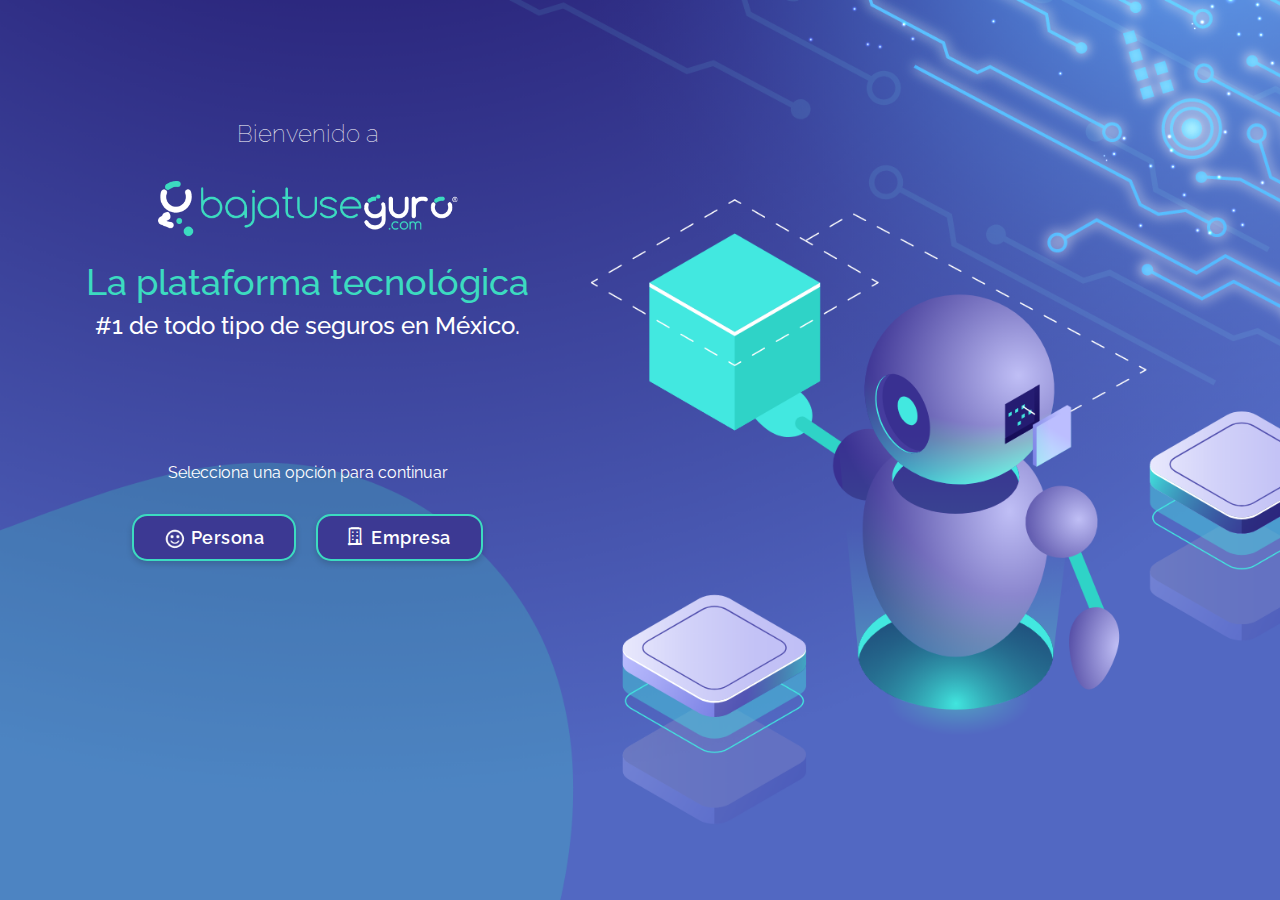
<file: boot.html>
<!DOCTYPE html>
<html lang="en">
   <head>
      <!-- Required meta tags -->
      <meta charset="utf-8" />
      <meta http-equiv="X-UA-Compatible" content="IE=edge" />
      <meta name="viewport" content="width=device-width, minimum-scale=1.0, maximum-scale=1.0, user-scalable=no" />
      <!-- Favicon -->
      <link rel="icon" href="assets/images/favicon.png" type="image/ico" />
      <!-- Google fonts -->
      <link href="https://fonts.googleapis.com/css2?family=Raleway:wght@400;500;600;700&display=swap" rel="stylesheet">
      <!-- Font Awesome -->
      <link rel="stylesheet" href="https://cdnjs.cloudflare.com/ajax/libs/font-awesome/4.7.0/css/font-awesome.min.css" />
      <!-- Stylesheet -->
      <link rel="stylesheet" href="assets/css/bootstrap.min.css">
      <link rel="stylesheet" href="assets/css/owl.carousel.min.css" />
      <link type="text/css" rel="stylesheet" href="assets/css/style.css">
      <title>Bajatuseguro</title>
   </head>
   <body>
      <!-- Boot -->
      <section class="boot-section">
         <div class="container">
            <div class="row">
               <div class="col-md-12 col-lg-5 text-center">
                  <h5>Bienvenido a</h5>
                  <img class="img-fluid my-3 my-md-4" width="300" src="assets/images/logo-boot.png" alt="logo"> 
                  <h2>La  plataforma tecnológica</h2>
                  <h4>#1 de  todo tipo de seguros en México.</h4>
                  <img class="img-fluid d-sm-none" src="assets/images/boot.png" alt="boot"> 
                  <p>Selecciona una opción para continuar</p>
                  <button type="button" class="btn btn-primary mx-2 my-1"><img width="22" src="assets/images/emoji.png" alt="emoji"> Persona</button>
                  <button type="button" class="btn btn-primary mx-2 my-1"><i class="icon-business mr-1"></i> Empresa</button>
               </div>
            </div>
         </div>
      </section>
      <!-- Jquery -->
      <script src="assets/js/jquery-3.5.1.js"></script>
      <script src="assets/js/popper.min.js"></script>
      <script src="assets/js/bootstrap.min.js"></script>
      <script src="assets/js/owl.carousel.min.js"></script>
      <script>
         /// some script
         
         // jquery ready start
         $(document).ready(function () {
         // jQuery code
         
         $("[data-trigger]").on("click", function (e) {
         e.preventDefault();
         e.stopPropagation();
         var offcanvas_id = $(this).attr("data-trigger");
         $(offcanvas_id).toggleClass("show");
         $("body").toggleClass("offcanvas-active");
         $(".screen-overlay").toggleClass("show");
         });
         
         // Close menu when pressing ESC
         $(document).on("keydown", function (event) {
         if (event.keyCode === 27) {
         $(".mobile-offcanvas").removeClass("show");
         $("body").removeClass("overlay-active");
         }
         });
         
         $(".btn-close, .screen-overlay").click(function (e) {
         $(".screen-overlay").removeClass("show");
         $(".mobile-offcanvas").removeClass("show");
         $("body").removeClass("offcanvas-active");
         });
         }); // jquery end
         
      </script>
   </body>
</html>
</file>
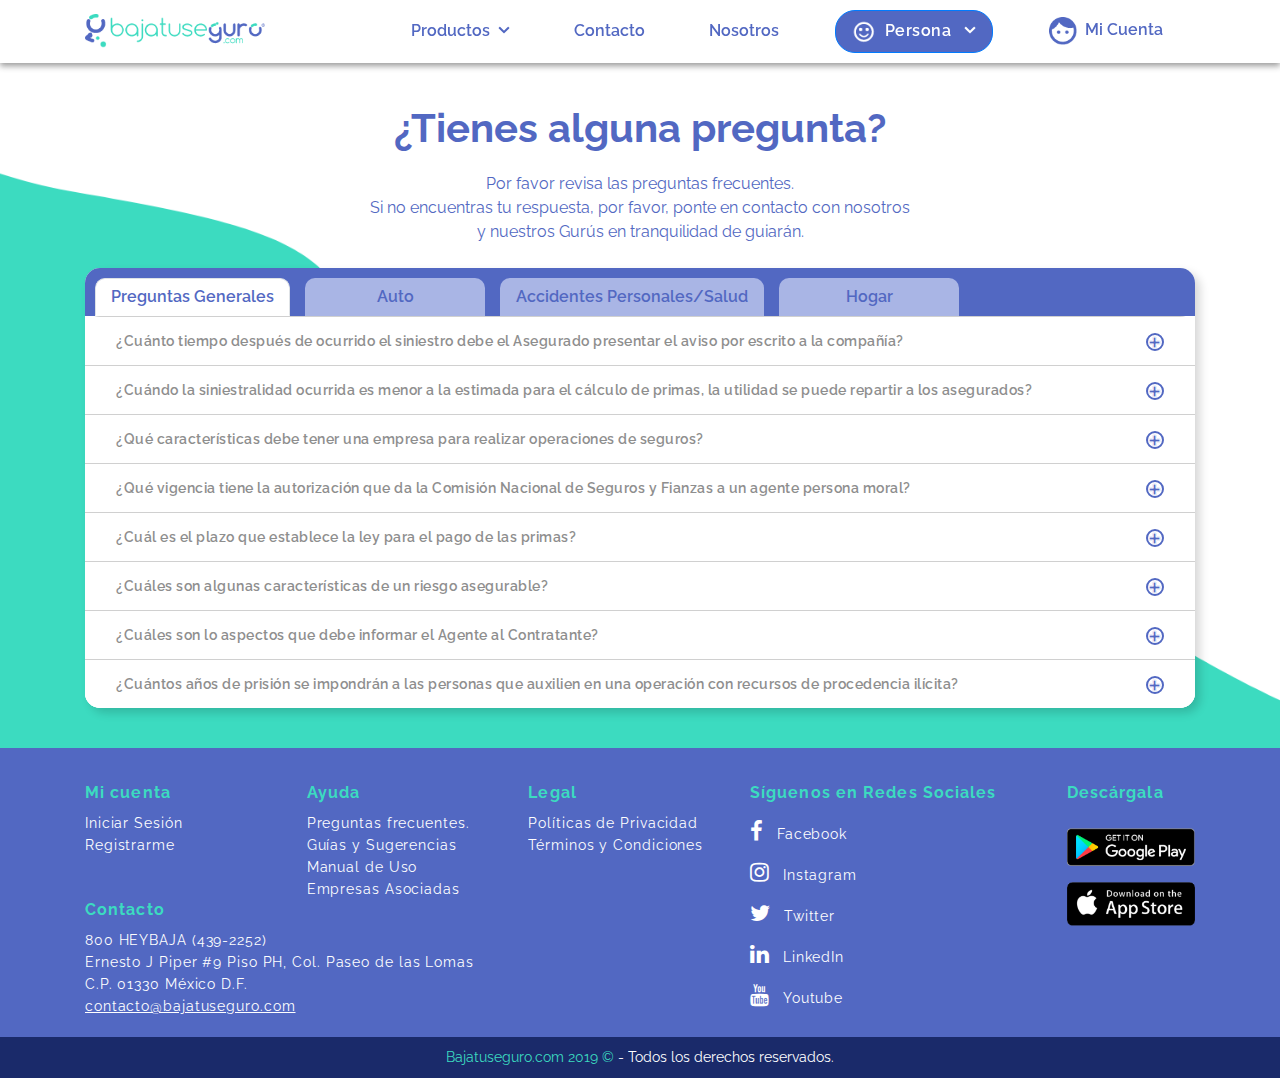
<file: faqs.html>
<!DOCTYPE html>
<html lang="en">
   <head>
      <!-- Required meta tags -->
      <meta charset="utf-8" />
      <meta http-equiv="X-UA-Compatible" content="IE=edge" />
      <meta name="viewport" content="width=device-width, minimum-scale=1.0, maximum-scale=1.0, user-scalable=no" />
      <!-- Favicon -->
      <link rel="icon" href="assets/images/favicon.png" type="image/ico" />
      <!-- Google fonts -->
      <link href="https://fonts.googleapis.com/css2?family=Raleway:wght@400;500;600;700&display=swap" rel="stylesheet">
      <!-- Font Awesome -->
      <link rel="stylesheet" href="https://cdnjs.cloudflare.com/ajax/libs/font-awesome/4.7.0/css/font-awesome.min.css" />
      <!-- Stylesheet -->
      <link rel="stylesheet" href="assets/css/bootstrap.min.css">
      <link rel="stylesheet" href="assets/css/owl.carousel.min.css" />
      <link type="text/css" rel="stylesheet" href="assets/css/style.css">
      <title>Bajatuseguro</title>
   </head>
   <body>
      <header>
         <nav class="navbar2 navbar d-lg-none navbar-expand-lg navbar-light fixed-top">
            <div class="container">
               <a class="navbar-brand mr-auto" href="index.html">
               <img src="assets/images/logo.png" alt="logo">
               </a>
               <button data-trigger="#navbar_main" class="navbar-toggler" type="button"><span class="fa fa-bars"></span></button>
            </div>
         </nav>
         <!-- d-lg-none -->
         <nav id="navbar_main" class="mobile-offcanvas navbar navbar-expand-lg navbar-light fixed-top">
            <div class="container nav-cont">
               <a class="navbar-brand d-none d-lg-block" href="index.html">
               <img src="assets/images/logo.png" alt="logo">
               </a>
               <div class="offcanvas-header">
                  <button class="navbar-toggler btn-close"><span class="fa fa-close"></span></button>
               </div>
               <ul class="navbar-nav align-items-center">
                  <li class="nav-item dropdown">
                     <a class="nav-link" href="javascript:void(0)" data-toggle="dropdown"> Productos <i class="fa fa-angle-down ml-1"></i></a>
                     <ul class="dropdown-menu menu-first">
                        <li>
                           <h6>Personas</h6>
                           <ul>
                              <li><a class="dropdown-item" href="javascript:void(0)"><img src="assets/images/icon/1.png" alt="icon"> Automóvil</a></li>
                              <li><a class="dropdown-item" href="javascript:void(0)"><img src="assets/images/icon/2.png" alt="icon"> Gastos médicos</a></li>
                              <li><a class="dropdown-item" href="javascript:void(0)"><img src="assets/images/icon/3.png" alt="icon"> Seguro de vida</a></li>
                              <li><a class="dropdown-item" href="javascript:void(0)"><img src="assets/images/icon/4.png" alt="icon"> Accidentes personales</a></li>
                              <li><a class="dropdown-item" href="javascript:void(0)"><img src="assets/images/icon/5.png" alt="icon"> Seguro de hogar</a></li>
                           </ul>
                        </li>
                        <li>
                           <h6>Empresas</h6>
                           <ul>
                              <li><a class="dropdown-item" href="javascript:void(0)"><img src="assets/images/icon/1.png" alt="icon"> Automóvil</a></li>
                              <li><a class="dropdown-item" href="javascript:void(0)"><img src="assets/images/icon/2.png" alt="icon"> Gastos médicos</a></li>
                              <li><a class="dropdown-item" href="javascript:void(0)"><img src="assets/images/icon/6.png" alt="icon"> Seguro empresarial</a></li>
                              <li><a class="dropdown-item" href="javascript:void(0)"><img src="assets/images/icon/7.png" alt="icon"> Maquinaria pesada</a></li>
                           </ul>
                        </li>
                        <li>
                           <h6>PYMES</h6>
                           <ul>
                              <li><a class="dropdown-item" href="javascript:void(0)"><img src="assets/images/icon/1.png" alt="icon">Automóvil</a></li>
                              <li><a class="dropdown-item" href="javascript:void(0)"><img src="assets/images/icon/2.png" alt="icon">Gastos médicos</a></li>
                              <li><a class="dropdown-item" href="javascript:void(0)"><img src="assets/images/icon/6.png" alt="icon"> Seguro empresarial</a></li>
                           </ul>
                        </li>
                     </ul>
                  </li>
                  <li class="nav-item"> 
                     <a class="nav-link" href="javascript:void(0)">Contacto </a> 
                  </li>
                  <li class="nav-item">
                     <a class="nav-link" href="nosotros.html"> Nosotros </a>
                  </li>
                  <li class="nav-item dropdown menu-second">
                     <a class="btn btn-primary px-3" href="#" id="navbarDropdown" role="button" data-toggle="dropdown" aria-haspopup="true" aria-expanded="false">
                     <img width="24" class="mr-1" src="assets/images/emoji.png" alt="emoji"> Persona <i class="fa fa-angle-down ml-2"></i>
                     </a>
                     <div class="dropdown-menu" aria-labelledby="navbarDropdown">
                        <a class="dropdown-item" href="javascript:void(0)"><img class="mr-1" width="22" src="assets/images/emoji-light.png" alt="emoji"> Persona</a>
                        <a class="dropdown-item" href="javascript:void(0)"><img class="mr-1" width="22" src="assets/images/pymes.png" alt="pymes"> PYMES</a>
                        <a class="dropdown-item" href="javascript:void(0)"><img class="mr-1" width="22" src="assets/images/sind.png" alt="sind"> Sindicatos</a>
                     </div>
                  </li>
                  <li class="nav-item">
                     <a class="nav-link" href="javascript:void(0)"> <img width="28" class="mr-1" src="assets/images/avatar.png" alt="avatar"> Mi Cuenta </a>
                  </li>
               </ul>
            </div>
         </nav>
      </header>
      <!-- main -->
      <main>
         <!-- Contact Us -->
         <section class="faq-section">
            <div class="container">
               <div class="row justify-content-center">
                  <div class="col-md-12 col-lg-6 text-center">
                     <h1>¿Tienes alguna pregunta?</h1>
                     <p class="mb-4">Por favor revisa las preguntas frecuentes. <br /> Si no encuentras tu respuesta, por favor, ponte en contacto con nosotros y nuestros Gurús en tranquilidad de guiarán.</p>
                  </div>
               </div>
               <div class="row align-items-center">
                  <div class="col-md-12">
                     <div class="card text-center">
                        <div class="card-header">
                           <ul class="nav nav-tabs" id="myTab" role="tablist">
                              <li class="nav-item" role="presentation">
                                 <a class="nav-link active" id="preguntas-tab" data-toggle="tab" href="#preguntas" role="tab" aria-controls="preguntas" aria-selected="true">Preguntas Generales</a>
                              </li>
                              <li class="nav-item" role="presentation">
                                 <a class="nav-link" id="Auto-tab" data-toggle="tab" href="#Auto" role="tab" aria-controls="Auto" aria-selected="false">Auto</a>
                              </li>
                              <li class="nav-item" role="presentation">
                                 <a class="nav-link" id="accidentes-tab" data-toggle="tab" href="#accidentes" role="tab" aria-controls="accidentes" aria-selected="false">Accidentes Personales/Salud</a>
                              </li>
                              <li class="nav-item" role="presentation">
                                 <a class="nav-link" id="Hogar-tab" data-toggle="tab" href="#Hogar" role="tab" aria-controls="Hogar" aria-selected="false">Hogar</a>
                              </li>
                           </ul>
                        </div>
                        <div class="card-body p-0">
                           <div class="tab-content" id="myTabContent">
                              <div class="tab-pane fade show active" id="preguntas" role="tabpanel" aria-labelledby="preguntas-tab">
                                 <div class="accordion" id="faq">
                                    <div class="card">
                                       <div class="card-header" id="faqhead1">
                                          <a href="#" class="btn btn-header-link collapsed" data-toggle="collapse" data-target="#faq1"
                                             aria-expanded="true" aria-controls="faq1">¿Cuánto tiempo después de ocurrido el siniestro debe el Asegurado presentar el aviso por escrito a la compañía?</a>
                                       </div>
                                       <div id="faq1" class="collapse" aria-labelledby="faqhead1" data-parent="#faq">
                                          <div class="card-body">
                                             <p> Lorem Ipsum is simply dummy text of the printing and typesetting industry. Lorem Ipsum has been the industry's standard dummy text ever since the 1500s
                                             </p>
                                          </div>
                                       </div>
                                    </div>
                                    <div class="card">
                                       <div class="card-header" id="faqhead2">
                                          <a href="#" class="btn btn-header-link collapsed" data-toggle="collapse" data-target="#faq2"
                                             aria-expanded="true" aria-controls="faq2">¿Cuándo la siniestralidad ocurrida es menor a la estimada para el cálculo de primas, la utilidad se puede repartir a los asegurados?</a>
                                       </div>
                                       <div id="faq2" class="collapse" aria-labelledby="faqhead2" data-parent="#faq">
                                          <div class="card-body">
                                             <p> Lorem Ipsum is simply dummy text of the printing and typesetting industry. Lorem Ipsum has been the industry's standard dummy text ever since the 1500s
                                             </p>
                                          </div>
                                       </div>
                                    </div>
                                    <div class="card">
                                       <div class="card-header" id="faqhead3">
                                          <a href="#" class="btn btn-header-link collapsed" data-toggle="collapse" data-target="#faq3"
                                             aria-expanded="true" aria-controls="faq3">¿Qué características debe tener una empresa para realizar operaciones de seguros?</a>
                                       </div>
                                       <div id="faq3" class="collapse" aria-labelledby="faqhead3" data-parent="#faq">
                                          <div class="card-body">
                                             <p>Lorem Ipsum is simply dummy text of the printing and typesetting industry. Lorem Ipsum has been the industry's standard dummy text ever since the 1500s</p>
                                          </div>
                                       </div>
                                    </div>
                                    <div class="card">
                                       <div class="card-header" id="faqhead4">
                                          <a href="#" class="btn btn-header-link collapsed" data-toggle="collapse" data-target="#faq4"
                                             aria-expanded="true" aria-controls="faq4">¿Qué vigencia tiene la autorización que da la Comisión Nacional de Seguros y Fianzas a un agente persona moral?</a>
                                       </div>
                                       <div id="faq4" class="collapse" aria-labelledby="faqhead4" data-parent="#faq">
                                          <div class="card-body">
                                             <p>Lorem Ipsum is simply dummy text of the printing and typesetting industry. Lorem Ipsum has been the industry's standard dummy text ever since the 1500s</p>
                                          </div>
                                       </div>
                                    </div>
                                    <div class="card">
                                       <div class="card-header" id="faqhead5">
                                          <a href="#" class="btn btn-header-link collapsed" data-toggle="collapse" data-target="#faq5"
                                             aria-expanded="true" aria-controls="faq5">¿Cuál es el plazo que establece la ley para el pago de las primas?</a>
                                       </div>
                                       <div id="faq5" class="collapse" aria-labelledby="faqhead5" data-parent="#faq">
                                          <div class="card-body">
                                             <p>Lorem Ipsum is simply dummy text of the printing and typesetting industry. Lorem Ipsum has been the industry's standard dummy text ever since the 1500s</p>
                                          </div>
                                       </div>
                                    </div>
                                    <div class="card">
                                       <div class="card-header" id="faqhead6">
                                          <a href="#" class="btn btn-header-link collapsed" data-toggle="collapse" data-target="#faq6"
                                             aria-expanded="true" aria-controls="faq6">¿Cuáles son algunas características de un riesgo asegurable?</a>
                                       </div>
                                       <div id="faq6" class="collapse" aria-labelledby="faqhead6" data-parent="#faq">
                                          <div class="card-body">
                                             <p>Lorem Ipsum is simply dummy text of the printing and typesetting industry. Lorem Ipsum has been the industry's standard dummy text ever since the 1500s</p>
                                          </div>
                                       </div>
                                    </div>
                                    <div class="card">
                                       <div class="card-header" id="faqhead7">
                                          <a href="#" class="btn btn-header-link collapsed" data-toggle="collapse" data-target="#faq7"
                                             aria-expanded="true" aria-controls="faq7">¿Cuáles son lo aspectos que debe informar el Agente al Contratante?</a>
                                       </div>
                                       <div id="faq7" class="collapse" aria-labelledby="faqhead7" data-parent="#faq7">
                                          <div class="card-body">
                                             <p>Lorem Ipsum is simply dummy text of the printing and typesetting industry. Lorem Ipsum has been the industry's standard dummy text ever since the 1500s</p>
                                          </div>
                                       </div>
                                    </div>
                                    <div class="card">
                                       <div class="card-header" id="faqhead8">
                                          <a href="#" class="btn btn-header-link collapsed" data-toggle="collapse" data-target="#faq8"
                                             aria-expanded="true" aria-controls="faq8">¿Cuántos años de prisión se impondrán a las personas que auxilien en una operación con recursos de procedencia ilícita?</a>
                                       </div>
                                       <div id="faq8" class="collapse" aria-labelledby="faqhead8" data-parent="#faq8">
                                          <div class="card-body">
                                             <p>Lorem Ipsum is simply dummy text of the printing and typesetting industry. Lorem Ipsum has been the industry's standard dummy text ever since the 1500s</p>
                                          </div>
                                       </div>
                                    </div>
                                 </div>
                              </div>
                              <div class="tab-pane fade" id="Auto" role="tabpanel" aria-labelledby="Auto-tab">
                                 <div class="accordion" id="faq">
                                    <div class="card">
                                       <div class="card-header" id="faqhead9">
                                          <a href="#" class="btn btn-header-link collapsed" data-toggle="collapse" data-target="#faq9"
                                             aria-expanded="true" aria-controls="faq9">¿Cuánto tiempo después de ocurrido el siniestro debe el Asegurado presentar el aviso por escrito a la compañía?</a>
                                       </div>
                                       <div id="faq9" class="collapse" aria-labelledby="faqhead9" data-parent="#faq">
                                          <div class="card-body">
                                             <p> Lorem Ipsum is simply dummy text of the printing and typesetting industry. Lorem Ipsum has been the industry's standard dummy text ever since the 1500s
                                             </p>
                                          </div>
                                       </div>
                                    </div>
                                    <div class="card">
                                       <div class="card-header" id="faqhead10">
                                          <a href="#" class="btn btn-header-link collapsed" data-toggle="collapse" data-target="#faq10"
                                             aria-expanded="true" aria-controls="faq10">¿Cuándo la siniestralidad ocurrida es menor a la estimada para el cálculo de primas, la utilidad se puede repartir a los asegurados?</a>
                                       </div>
                                       <div id="faq10" class="collapse" aria-labelledby="faqhead10" data-parent="#faq">
                                          <div class="card-body">
                                             <p> Lorem Ipsum is simply dummy text of the printing and typesetting industry. Lorem Ipsum has been the industry's standard dummy text ever since the 1500s
                                             </p>
                                          </div>
                                       </div>
                                    </div>
                                 </div>
                              </div>
                              <div class="tab-pane fade" id="accidentes" role="tabpanel" aria-labelledby="accidentes-tab">
                                 <div class="accordion" id="faq">
                                    <div class="card">
                                       <div class="card-header" id="faqhead11">
                                          <a href="#" class="btn btn-header-link collapsed" data-toggle="collapse" data-target="#faq11"
                                             aria-expanded="true" aria-controls="faq11">¿Cuánto tiempo después de ocurrido el siniestro debe el Asegurado presentar el aviso por escrito a la compañía?</a>
                                       </div>
                                       <div id="faq11" class="collapse" aria-labelledby="faqhead11" data-parent="#faq">
                                          <div class="card-body">
                                             <p> Lorem Ipsum is simply dummy text of the printing and typesetting industry. Lorem Ipsum has been the industry's standard dummy text ever since the 1500s
                                             </p>
                                          </div>
                                       </div>
                                    </div>
                                    <div class="card">
                                       <div class="card-header" id="faqhead12">
                                          <a href="#" class="btn btn-header-link collapsed" data-toggle="collapse" data-target="#faq12"
                                             aria-expanded="true" aria-controls="faq12">¿Cuándo la siniestralidad ocurrida es menor a la estimada para el cálculo de primas, la utilidad se puede repartir a los asegurados?</a>
                                       </div>
                                       <div id="faq12" class="collapse" aria-labelledby="faqhead12" data-parent="#faq">
                                          <div class="card-body">
                                             <p> Lorem Ipsum is simply dummy text of the printing and typesetting industry. Lorem Ipsum has been the industry's standard dummy text ever since the 1500s
                                             </p>
                                          </div>
                                       </div>
                                    </div>
                                 </div>
                              </div>
                              <div class="tab-pane fade" id="Hogar" role="tabpanel" aria-labelledby="Hogar-tab">
                                 <div class="accordion" id="faq">
                                    <div class="card">
                                       <div class="card-header" id="faqhead13">
                                          <a href="#" class="btn btn-header-link collapsed" data-toggle="collapse" data-target="#faq13"
                                             aria-expanded="true" aria-controls="faq13">¿Cuánto tiempo después de ocurrido el siniestro debe el Asegurado presentar el aviso por escrito a la compañía?</a>
                                       </div>
                                       <div id="faq13" class="collapse" aria-labelledby="faqhead13" data-parent="#faq">
                                          <div class="card-body">
                                             <p> Lorem Ipsum is simply dummy text of the printing and typesetting industry. Lorem Ipsum has been the industry's standard dummy text ever since the 1500s
                                             </p>
                                          </div>
                                       </div>
                                    </div>
                                    
                                 </div>
                              </div>
                           </div>
                        </div>
                     </div>
                  </div>
               </div>
            </div>
         </section>
      </main>

      <!--  footer -->
      <footer>
         <div class="container">
            <div class="row">
               <div class="col-md-12 col-lg-7">
                  <div class="row">
                     <div class="col-sm-4 col-lg-4">
                        <h5 class="mt-0">Mi cuenta</h5>
                        <ul>
                           <li><a href="javascript:void(0)">Iniciar Sesión</a></li>
                           <li><a href="javascript:void(0)">Registrarme</a></li>
                        </ul>
                     </div>
                     <div class="col-sm-4 col-lg-4">
                        <h5>Ayuda</h5>
                        <ul>
                           <li><a href="javascript:void(0)">Preguntas frecuentes.</a></li>
                           <li><a href="javascript:void(0)">Guías y Sugerencias  </a></li>
                           <li><a href="javascript:void(0)">Manual de Uso</a></li>
                           <li><a href="javascript:void(0)">Empresas Asociadas</a></li>
                        </ul>
                     </div>
                     <div class="col-sm-4 col-lg-4">
                        <h5>Legal</h5>
                        <ul>
                           <li><a href="javascript:void(0)">Políticas de Privacidad </a></li>
                           <li><a href="javascript:void(0)">Términos y Condiciones</a></li>
                        </ul>
                     </div>
                     <div class="col-sm-12">
                        <h5 class="mt-4 mt-lg-0">Contacto</h5>
                        <ul>
                           <li><a href="javascript:void(0)">800 HEYBAJA (439-2252)</a></li>
                           <li><a href="javascript:void(0)">Ernesto J Piper #9 Piso PH, Col. Paseo de las Lomas</a></li>
                           <li><a href="javascript:void(0)">C.P. 01330 México D.F.</a></li>
                           <li><a class="mailto" href="mailto:contacto@bajatuseguro.com">contacto@bajatuseguro.com</a></li>
                        </ul>
                     </div>
                  </div>
               </div>
               <div class="col-md-12 col-lg-5">
                  <div class="row">
                     <div class="col-sm-12 col-lg-8">
                        <h5 class="mt-4 mt-lg-0">Síguenos en Redes Sociales</h5>
                        <ul class="social-link">
                           <li> <a href="javascript:void(0)"><i class="fa fa-facebook mr-2"></i> Facebook</a></li>
                           <li> <a href="javascript:void(0)"><i class="fa fa-instagram mr-2"></i> Instagram</a></li>
                           <li> <a href="javascript:void(0)"><i class="fa fa-twitter mr-2"></i> Twitter</a></li>
                           <li> <a href="javascript:void(0)"><i class="fa fa-linkedin mr-2"></i> LinkedIn</a></li>
                           <li> <a href="javascript:void(0)"><i class="fa fa-youtube mr-2"></i> Youtube</a></li>
                        </ul>
                     </div>
                     <div class="col-sm-12 col-lg-4 app-link">
                        <h5 class="mt-4 mt-lg-0">Descárgala</h5>
                        <a href="javascript:void(0)"><img class="my-3" src="assets/images/play-store.png" alt="play"></a>
                        <a href="javascript:void(0)"><img src="assets/images/app-store.png" alt="app"></a>
                     </div>
                  </div>
               </div>
            </div>
         </div>
      </footer>
      <div class="copy-right">
         <div class="container">
            <div class="row">
               <div class="col-md-12 text-center">
                  <p><span>Bajatuseguro.com 2019 ©</span> - Todos los derechos reservados.</p>
               </div>
            </div>
         </div>
      </div>
      <!-- Jquery -->
      <script src="assets/js/jquery-3.5.1.js"></script>
      <script src="assets/js/popper.min.js"></script>
      <script src="assets/js/bootstrap.min.js"></script>
      <script src="assets/js/owl.carousel.min.js"></script>
      
      <script>
         /// some script
         
         // jquery ready start
         $(document).ready(function () {
         // jQuery code
         
         $("[data-trigger]").on("click", function (e) {
         e.preventDefault();
         e.stopPropagation();
         var offcanvas_id = $(this).attr("data-trigger");
         $(offcanvas_id).toggleClass("show");
         $("body").toggleClass("offcanvas-active");
         $(".screen-overlay").toggleClass("show");
         });
         
         // Close menu when pressing ESC
         $(document).on("keydown", function (event) {
         if (event.keyCode === 27) {
         $(".mobile-offcanvas").removeClass("show");
         $("body").removeClass("overlay-active");
         }
         });
         
         $(".btn-close, .screen-overlay").click(function (e) {
         $(".screen-overlay").removeClass("show");
         $(".mobile-offcanvas").removeClass("show");
         $("body").removeClass("offcanvas-active");
         });
         }); // jquery end
         
      </script>
   </body>
</html>
</file>
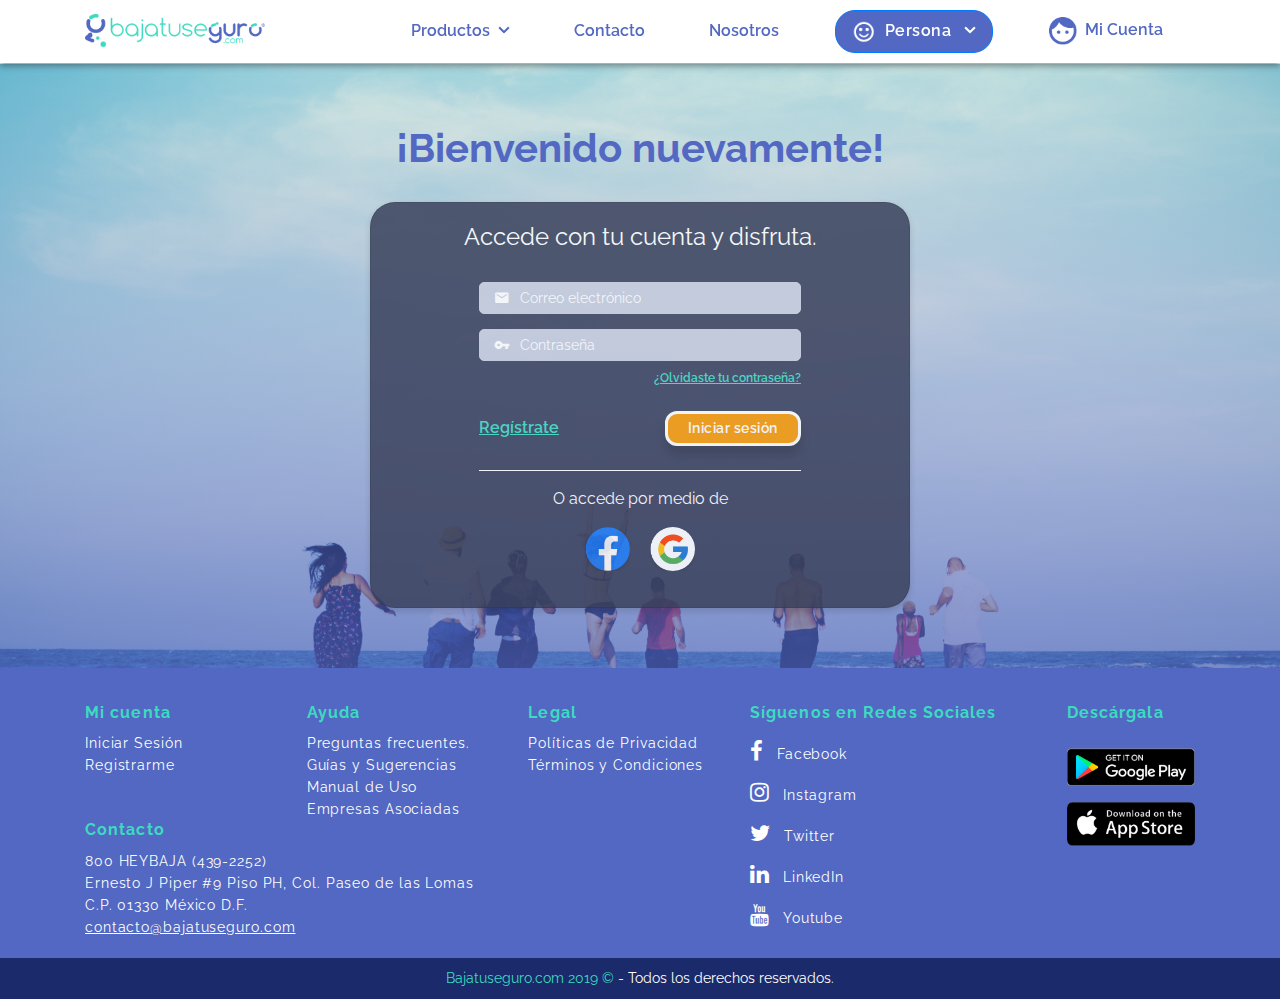
<file: login.html>
<!DOCTYPE html>
<html lang="en">
   <head>
      <!-- Required meta tags -->
      <meta charset="utf-8" />
      <meta http-equiv="X-UA-Compatible" content="IE=edge" />
      <meta name="viewport" content="width=device-width, minimum-scale=1.0, maximum-scale=1.0, user-scalable=no" />
      <!-- Favicon -->
      <link rel="icon" href="assets/images/favicon.png" type="image/ico" />
      <!-- Google fonts -->
      <link href="https://fonts.googleapis.com/css2?family=Raleway:wght@400;500;600;700&display=swap" rel="stylesheet">
      <!-- Font Awesome -->
      <link rel="stylesheet" href="https://cdnjs.cloudflare.com/ajax/libs/font-awesome/4.7.0/css/font-awesome.min.css" />
      <!-- Stylesheet -->
      <link rel="stylesheet" href="assets/css/bootstrap.min.css">
      <link rel="stylesheet" href="assets/css/owl.carousel.min.css" />
      <link type="text/css" rel="stylesheet" href="assets/css/style.css">
      <title>Bajatuseguro</title>
   </head>
   <body>
      <header>
         <nav class="navbar2 navbar d-lg-none navbar-expand-lg navbar-light fixed-top">
            <div class="container">
               <a class="navbar-brand mr-auto" href="index.html">
               <img src="assets/images/logo.png" alt="logo">
               </a>
               <button data-trigger="#navbar_main" class="navbar-toggler" type="button"><span class="fa fa-bars"></span></button>
            </div>
         </nav>
         <!-- d-lg-none -->
         <nav id="navbar_main" class="mobile-offcanvas navbar navbar-expand-lg navbar-light fixed-top">
            <div class="container nav-cont">
               <a class="navbar-brand d-none d-lg-block" href="index.html">
               <img src="assets/images/logo.png" alt="logo">
               </a>
               <div class="offcanvas-header">
                  <button class="navbar-toggler btn-close"><span class="fa fa-close"></span></button>
               </div>
               <ul class="navbar-nav align-items-center">
                  <li class="nav-item dropdown">
                     <a class="nav-link" href="javascript:void(0)" data-toggle="dropdown"> Productos <i class="fa fa-angle-down ml-1"></i></a>
                     <ul class="dropdown-menu menu-first">
                        <li>
                           <h6>Personas</h6>
                           <ul>
                              <li><a class="dropdown-item" href="javascript:void(0)"><img src="assets/images/icon/1.png" alt="icon"> Automóvil</a></li>
                              <li><a class="dropdown-item" href="javascript:void(0)"><img src="assets/images/icon/2.png" alt="icon"> Gastos médicos</a></li>
                              <li><a class="dropdown-item" href="javascript:void(0)"><img src="assets/images/icon/3.png" alt="icon"> Seguro de vida</a></li>
                              <li><a class="dropdown-item" href="javascript:void(0)"><img src="assets/images/icon/4.png" alt="icon"> Accidentes personales</a></li>
                              <li><a class="dropdown-item" href="javascript:void(0)"><img src="assets/images/icon/5.png" alt="icon"> Seguro de hogar</a></li>
                           </ul>
                        </li>
                        <li>
                           <h6>Empresas</h6>
                           <ul>
                              <li><a class="dropdown-item" href="javascript:void(0)"><img src="assets/images/icon/1.png" alt="icon"> Automóvil</a></li>
                              <li><a class="dropdown-item" href="javascript:void(0)"><img src="assets/images/icon/2.png" alt="icon"> Gastos médicos</a></li>
                              <li><a class="dropdown-item" href="javascript:void(0)"><img src="assets/images/icon/6.png" alt="icon"> Seguro empresarial</a></li>
                              <li><a class="dropdown-item" href="javascript:void(0)"><img src="assets/images/icon/7.png" alt="icon"> Maquinaria pesada</a></li>
                           </ul>
                        </li>
                        <li>
                           <h6>PYMES</h6>
                           <ul>
                              <li><a class="dropdown-item" href="javascript:void(0)"><img src="assets/images/icon/1.png" alt="icon">Automóvil</a></li>
                              <li><a class="dropdown-item" href="javascript:void(0)"><img src="assets/images/icon/2.png" alt="icon">Gastos médicos</a></li>
                              <li><a class="dropdown-item" href="javascript:void(0)"><img src="assets/images/icon/6.png" alt="icon"> Seguro empresarial</a></li>
                           </ul>
                        </li>
                     </ul>
                  </li>
                  <li class="nav-item"> 
                     <a class="nav-link" href="javascript:void(0)">Contacto </a> 
                  </li>
                  <li class="nav-item">
                     <a class="nav-link" href="nosotros.html"> Nosotros </a>
                  </li>
                  <li class="nav-item dropdown menu-second">
                     <a class="btn btn-primary px-3" href="#" id="navbarDropdown" role="button" data-toggle="dropdown" aria-haspopup="true" aria-expanded="false">
                     <img width="24" class="mr-1" src="assets/images/emoji.png" alt="emoji"> Persona <i class="fa fa-angle-down ml-2"></i>
                     </a>
                     <div class="dropdown-menu" aria-labelledby="navbarDropdown">
                        <a class="dropdown-item" href="javascript:void(0)"><img class="mr-1" width="22" src="assets/images/emoji-light.png" alt="emoji"> Persona</a>
                        <a class="dropdown-item" href="javascript:void(0)"><img class="mr-1" width="22" src="assets/images/pymes.png" alt="pymes"> PYMES</a>
                        <a class="dropdown-item" href="javascript:void(0)"><img class="mr-1" width="22" src="assets/images/sind.png" alt="sind"> Sindicatos</a>
                     </div>
                  </li>
                  <li class="nav-item">
                     <a class="nav-link" href="javascript:void(0)"> <img width="28" class="mr-1" src="assets/images/avatar.png" alt="avatar"> Mi Cuenta </a>
                  </li>
               </ul>
            </div>
         </nav>
      </header>
      <!-- main -->
      <main>
         <!-- Login -->
         <section class="user-account login-form" style="background-image: linear-gradient( rgb(11 10 10 / 0%), #5268c2ba), url(assets/images/login-bg.png);">
            <div class="container">
               <div class="row justify-content-center">
                  <div class="col-md-8 col-lg-7 col-xl-6">
                     <h1>¡Bienvenido nuevamente!</h1>
                     <div class="card">
                        <div class="card-body">
                           <h4 class="text-center">Accede con tu cuenta y disfruta.</h4>
                           <form>
                              <div class="row justify-content-center">
                                 <div class="col-md-10 col-lg-8">
                                    <div class="form-group">
                                       <input type="email" class="form-control" placeholder="Correo electrónico">
                                       <i class="icon-mail"></i>
                                    </div>
                                    <div class="form-group mb-2">
                                       <input type="password" class="form-control" placeholder="Contraseña">
                                       <i class="icon-key"></i>
                                    </div>
                                    <a href="javascript:void(0)" class="text-right d-block forgot-pass">¿Olvidaste tu contraseña?</a>
                                    <div class="row align-items-center my-4">
                                       <div class="col-sm-5 text-center text-sm-left order-2 order-sm-1">
                                          <a href="javascript:void(0)" class="link">Regístrate</a>
                                       </div>
                                       <div class="col-sm-7 text-center text-sm-right order-1 order-sm-2">
                                          <button type="submit" class="btn btn-warning mb-3 mb-sm-0">Iniciar sesión</button>
                                       </div>
                                    </div>
                                    <hr>
                                    <p class="text-center">O accede por medio de</p>
                                    <p class="text-center">
                                       <a href="javascript:void(0)">
                                       <img class="mr-3" width="45" src="assets/images/fb.png" alt="fb">
                                       </a>
                                       <a href="javascript:void(0)">
                                       <img width="45" src="assets/images/gmail.png" alt="fb">
                                       </a>
                                    </p>
                                 </div>
                              </div>
                           </form>
                        </div>
                     </div>
                  </div>
               </div>
            </div>
         </section>
      </main>
      <!--  footer -->
      <footer>
         <div class="container">
            <div class="row">
               <div class="col-md-12 col-lg-7">
                  <div class="row">
                     <div class="col-sm-4 col-lg-4">
                        <h5 class="mt-0">Mi cuenta</h5>
                        <ul>
                           <li><a href="javascript:void(0)">Iniciar Sesión</a></li>
                           <li><a href="javascript:void(0)">Registrarme</a></li>
                        </ul>
                     </div>
                     <div class="col-sm-4 col-lg-4">
                        <h5>Ayuda</h5>
                        <ul>
                           <li><a href="javascript:void(0)">Preguntas frecuentes.</a></li>
                           <li><a href="javascript:void(0)">Guías y Sugerencias  </a></li>
                           <li><a href="javascript:void(0)">Manual de Uso</a></li>
                           <li><a href="javascript:void(0)">Empresas Asociadas</a></li>
                        </ul>
                     </div>
                     <div class="col-sm-4 col-lg-4">
                        <h5>Legal</h5>
                        <ul>
                           <li><a href="javascript:void(0)">Políticas de Privacidad </a></li>
                           <li><a href="javascript:void(0)">Términos y Condiciones</a></li>
                        </ul>
                     </div>
                     <div class="col-sm-12">
                        <h5 class="mt-4 mt-lg-0">Contacto</h5>
                        <ul>
                           <li><a href="javascript:void(0)">800 HEYBAJA (439-2252)</a></li>
                           <li><a href="javascript:void(0)">Ernesto J Piper #9 Piso PH, Col. Paseo de las Lomas</a></li>
                           <li><a href="javascript:void(0)">C.P. 01330 México D.F.</a></li>
                           <li><a class="mailto" href="mailto:contacto@bajatuseguro.com">contacto@bajatuseguro.com</a></li>
                        </ul>
                     </div>
                  </div>
               </div>
               <div class="col-md-12 col-lg-5">
                  <div class="row">
                     <div class="col-sm-12 col-lg-8">
                        <h5 class="mt-4 mt-lg-0">Síguenos en Redes Sociales</h5>
                        <ul class="social-link">
                           <li> <a href="javascript:void(0)"><i class="fa fa-facebook mr-2"></i> Facebook</a></li>
                           <li> <a href="javascript:void(0)"><i class="fa fa-instagram mr-2"></i> Instagram</a></li>
                           <li> <a href="javascript:void(0)"><i class="fa fa-twitter mr-2"></i> Twitter</a></li>
                           <li> <a href="javascript:void(0)"><i class="fa fa-linkedin mr-2"></i> LinkedIn</a></li>
                           <li> <a href="javascript:void(0)"><i class="fa fa-youtube mr-2"></i> Youtube</a></li>
                        </ul>
                     </div>
                     <div class="col-sm-12 col-lg-4 app-link">
                        <h5 class="mt-4 mt-lg-0">Descárgala</h5>
                        <a href="javascript:void(0)"><img class="my-3" src="assets/images/play-store.png" alt="play"></a>
                        <a href="javascript:void(0)"><img src="assets/images/app-store.png" alt="app"></a>
                     </div>
                  </div>
               </div>
            </div>
         </div>
      </footer>
      <div class="copy-right">
         <div class="container">
            <div class="row">
               <div class="col-md-12 text-center">
                  <p><span>Bajatuseguro.com 2019 ©</span> - Todos los derechos reservados.</p>
               </div>
            </div>
         </div>
      </div>
      <!-- Jquery -->
      <script src="assets/js/jquery-3.5.1.js"></script>
      <script src="assets/js/popper.min.js"></script>
      <script src="assets/js/bootstrap.min.js"></script>
      <script src="assets/js/owl.carousel.min.js"></script>
      <script>
         /// some script
         
         // jquery ready start
         $(document).ready(function () {
         // jQuery code
         
         $("[data-trigger]").on("click", function (e) {
         e.preventDefault();
         e.stopPropagation();
         var offcanvas_id = $(this).attr("data-trigger");
         $(offcanvas_id).toggleClass("show");
         $("body").toggleClass("offcanvas-active");
         $(".screen-overlay").toggleClass("show");
         });
         
         // Close menu when pressing ESC
         $(document).on("keydown", function (event) {
         if (event.keyCode === 27) {
         $(".mobile-offcanvas").removeClass("show");
         $("body").removeClass("overlay-active");
         }
         });
         
         $(".btn-close, .screen-overlay").click(function (e) {
         $(".screen-overlay").removeClass("show");
         $(".mobile-offcanvas").removeClass("show");
         $("body").removeClass("offcanvas-active");
         });
         }); // jquery end
         
      </script>
   </body>
</html>
</file>
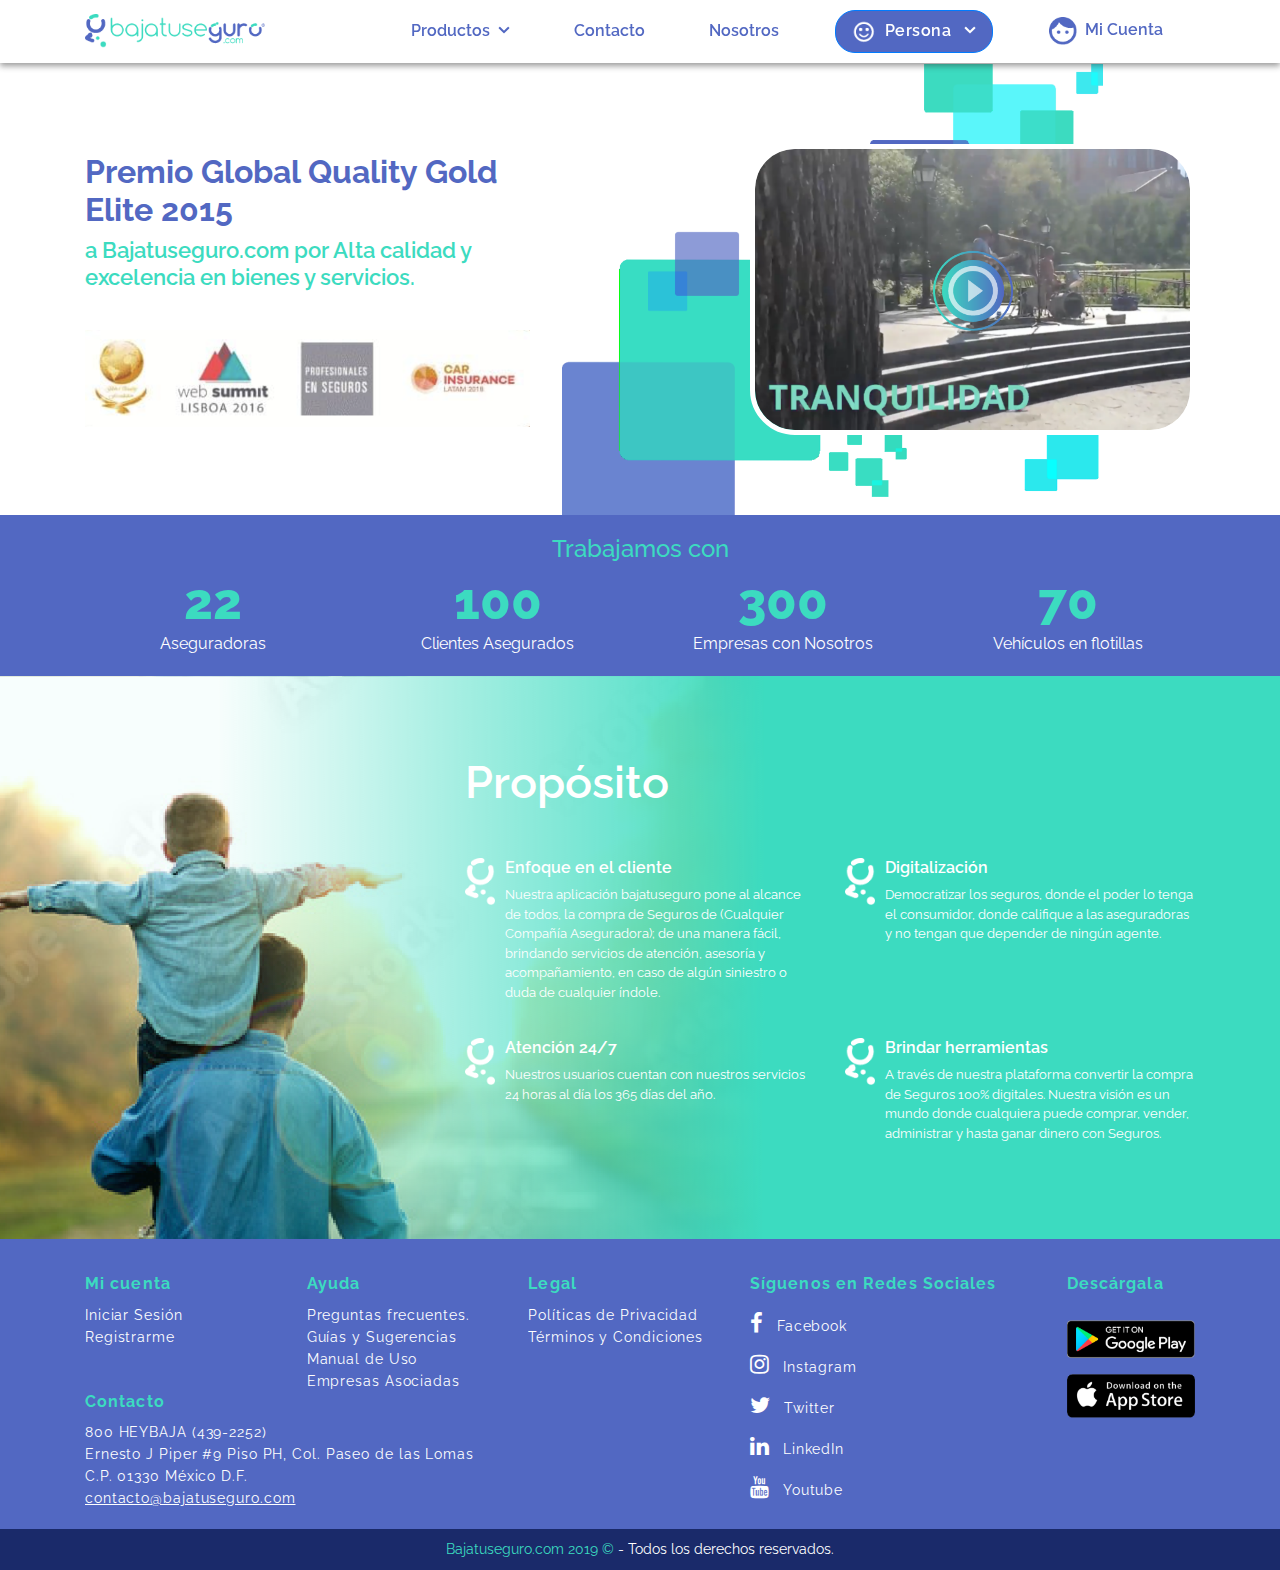
<file: nosotros.html>
<!DOCTYPE html>
<html lang="en">
   <head>
      <!-- Required meta tags -->
      <meta charset="utf-8" />
      <meta http-equiv="X-UA-Compatible" content="IE=edge" />
      <meta name="viewport" content="width=device-width, minimum-scale=1.0, maximum-scale=1.0, user-scalable=no" />
      <!-- Favicon -->
      <link rel="icon" href="assets/images/favicon.png" type="image/ico" />
      <!-- Google fonts -->
      <link href="https://fonts.googleapis.com/css2?family=Raleway:wght@400;500;600;700&display=swap" rel="stylesheet">
      <!-- Font Awesome -->
      <link rel="stylesheet" href="https://cdnjs.cloudflare.com/ajax/libs/font-awesome/4.7.0/css/font-awesome.min.css" />
      <!-- Stylesheet -->
      <link rel="stylesheet" href="assets/css/bootstrap.min.css">
      <link rel="stylesheet" href="assets/css/owl.carousel.min.css" />
      <link type="text/css" rel="stylesheet" href="assets/css/style.css">
      <title>Bajatuseguro</title>
   </head>
   <body>
      <header>
         <nav class="navbar2 navbar d-lg-none navbar-expand-lg navbar-light fixed-top">
            <div class="container">
               <a class="navbar-brand mr-auto" href="index.html">
               <img src="assets/images/logo.png" alt="logo">
               </a>
               <button data-trigger="#navbar_main" class="navbar-toggler" type="button"><span class="fa fa-bars"></span></button>
            </div>
         </nav>
         <!-- d-lg-none -->
         <nav id="navbar_main" class="mobile-offcanvas navbar navbar-expand-lg navbar-light fixed-top">
            <div class="container nav-cont">
               <a class="navbar-brand d-none d-lg-block" href="index.html">
               <img src="assets/images/logo.png" alt="logo">
               </a>
               <div class="offcanvas-header">
                  <button class="navbar-toggler btn-close"><span class="fa fa-close"></span></button>
               </div>
               <ul class="navbar-nav align-items-center">
                  <li class="nav-item dropdown">
                     <a class="nav-link" href="javascript:void(0)" data-toggle="dropdown"> Productos <i class="fa fa-angle-down ml-1"></i></a>
                     <ul class="dropdown-menu menu-first">
                        <li>
                           <h6>Personas</h6>
                           <ul>
                              <li><a class="dropdown-item" href="javascript:void(0)"><img src="assets/images/icon/1.png" alt="icon"> Automóvil</a></li>
                              <li><a class="dropdown-item" href="javascript:void(0)"><img src="assets/images/icon/2.png" alt="icon"> Gastos médicos</a></li>
                              <li><a class="dropdown-item" href="javascript:void(0)"><img src="assets/images/icon/3.png" alt="icon"> Seguro de vida</a></li>
                              <li><a class="dropdown-item" href="javascript:void(0)"><img src="assets/images/icon/4.png" alt="icon"> Accidentes personales</a></li>
                              <li><a class="dropdown-item" href="javascript:void(0)"><img src="assets/images/icon/5.png" alt="icon"> Seguro de hogar</a></li>
                           </ul>
                        </li>
                        <li>
                           <h6>Empresas</h6>
                           <ul>
                              <li><a class="dropdown-item" href="javascript:void(0)"><img src="assets/images/icon/1.png" alt="icon"> Automóvil</a></li>
                              <li><a class="dropdown-item" href="javascript:void(0)"><img src="assets/images/icon/2.png" alt="icon"> Gastos médicos</a></li>
                              <li><a class="dropdown-item" href="javascript:void(0)"><img src="assets/images/icon/6.png" alt="icon"> Seguro empresarial</a></li>
                              <li><a class="dropdown-item" href="javascript:void(0)"><img src="assets/images/icon/7.png" alt="icon"> Maquinaria pesada</a></li>
                           </ul>
                        </li>
                        <li>
                           <h6>PYMES</h6>
                           <ul>
                              <li><a class="dropdown-item" href="javascript:void(0)"><img src="assets/images/icon/1.png" alt="icon">Automóvil</a></li>
                              <li><a class="dropdown-item" href="javascript:void(0)"><img src="assets/images/icon/2.png" alt="icon">Gastos médicos</a></li>
                              <li><a class="dropdown-item" href="javascript:void(0)"><img src="assets/images/icon/6.png" alt="icon"> Seguro empresarial</a></li>
                           </ul>
                        </li>
                     </ul>
                  </li>
                  <li class="nav-item"> 
                     <a class="nav-link" href="javascript:void(0)">Contacto </a> 
                  </li>
                  <li class="nav-item">
                     <a class="nav-link" href="nosotros.html"> Nosotros </a>
                  </li>
                  <li class="nav-item dropdown menu-second">
                     <a class="btn btn-primary px-3" href="#" id="navbarDropdown" role="button" data-toggle="dropdown" aria-haspopup="true" aria-expanded="false">
                     <img width="24" class="mr-1" src="assets/images/emoji.png" alt="emoji"> Persona <i class="fa fa-angle-down ml-2"></i>
                     </a>
                     <div class="dropdown-menu" aria-labelledby="navbarDropdown">
                        <a class="dropdown-item" href="javascript:void(0)"><img class="mr-1" width="22" src="assets/images/emoji-light.png" alt="emoji"> Persona</a>
                        <a class="dropdown-item" href="javascript:void(0)"><img class="mr-1" width="22" src="assets/images/pymes.png" alt="pymes"> PYMES</a>
                        <a class="dropdown-item" href="javascript:void(0)"><img class="mr-1" width="22" src="assets/images/sind.png" alt="sind"> Sindicatos</a>
                     </div>
                  </li>
                  <li class="nav-item">
                     <a class="nav-link" href="javascript:void(0)"> <img width="28" class="mr-1" src="assets/images/avatar.png" alt="avatar"> Mi Cuenta </a>
                  </li>
               </ul>
            </div>
         </nav>
      </header>
      <!-- main -->
      <main>
         <!-- Hero section -->
         <section class="video-section">
            <div class="container">
               <div class="row align-items-center">
                  <div class="col-md-6 col-lg-5 text-center text-md-left">
                     <h2>Premio Global Quality
                        Gold Elite 2015
                     </h2>
                     <h4>a Bajatuseguro.com por Alta calidad
                        y excelencia en bienes y servicios.
                     </h4>
                     <img class="img-fluid mb-5 mb-md-0" src="assets/images/brand.png" alt="brand">
                  </div>
                  <div class="col-md-5 offset-md-1 col-lg-5 offset-lg-2">
                     <div class="video-bg">
                        <img class="img-fluid video" src="assets/images/video.png" alt="video">
                        <a href="javascript:void(0)"><img class="video-icon" src="assets/images/video-icon.png" alt="video"></a>
                     </div>
                  </div>
               </div>
            </div>
         </section>
         <!-- Count number -->
         <section class="count-section">
            <div class="container">
               <div class="row text-center">
                  <div class="col-sm-12">
                     <h4>Trabajamos con</h4>
                  </div>
                  <div class="col-sm-6 col-md-3">
                     <h2>22</h2>
                     <p>Aseguradoras</p>
                  </div>
                  <div class="col-sm-6 col-md-3">
                     <h2>100</h2>
                     <p>Clientes Asegurados</p>
                  </div>
                  <div class="col-sm-6 col-md-3">
                     <h2>300</h2>
                     <p>Empresas con Nosotros</p>
                  </div>
                  <div class="col-sm-6 col-md-3">
                     <h2>70</h2>
                     <p>Vehículos en flotillas</p>
                  </div>
               </div>
            </div>
         </section>
         <!-- Our Service -->
         <section class="our-serivce prop-section" style="background-image: url('assets/images/prop-bg.png');">
            <div class="container">
               <div class="row">
                  <div class="col-md-12 col-lg-8 offset-lg-4">
                     <h1 class="mb-md-5">Propósito</h1>
                     <div class="row">
                        <div class="col-md-6">
                           <div class="media">
                              <img src="assets/images/service.png" alt="service">
                              <div class="media-body">
                                 <h5 class="mt-0">Enfoque en el cliente</h5>
                                 <p>Nuestra aplicación bajatuseguro pone al alcance de todos, la compra de Seguros de (Cualquier Compañía Aseguradora); de una manera fácil, brindando servicios de atención, asesoría y acompañamiento, en caso de algún siniestro o duda de cualquier índole.</p>
                              </div>
                           </div>
                        </div>
                        <div class="col-md-6">
                           <div class="media">
                              <img src="assets/images/service.png" alt="service">
                              <div class="media-body">
                                 <h5 class="mt-0">Digitalización</h5>
                                 <p>Democratizar los seguros, donde el poder lo tenga el consumidor, donde califique a las aseguradoras y no tengan que depender de ningún agente.</p>
                              </div>
                           </div>
                        </div>
                        <div class="col-md-6">
                           <div class="media">
                              <img src="assets/images/service.png" alt="service">
                              <div class="media-body">
                                 <h5 class="mt-0">Atención 24/7</h5>
                                 <p>Nuestros usuarios cuentan con nuestros servicios 24 horas al día los 365 días del año.</p>
                              </div>
                           </div>
                        </div>
                        <div class="col-md-6">
                           <div class="media">
                              <img src="assets/images/service.png" alt="service">
                              <div class="media-body">
                                 <h5 class="mt-0">Brindar herramientas</h5>
                                 <p>A través de nuestra plataforma convertir la compra de Seguros 100% digitales. Nuestra visión es un mundo donde cualquiera puede comprar, vender, administrar y hasta ganar dinero con Seguros.</p>
                              </div>
                           </div>
                        </div>
                     </div>
                  </div>
               </div>
            </div>
         </section>
      </main>
      <!--  footer -->
      <footer>
               <div class="container">
                  <div class="row">
                     <div class="col-md-7">
                        <div class="row">
                           <div class="col-sm-6 col-lg-4">
                              <h5>Mi cuenta</h5>
                              <ul>
                                 <li><a href="javascript:void(0)">Iniciar Sesión</a></li>
                                 <li><a href="javascript:void(0)">Registrarme</a></li>
                              </ul>
                           </div>
                           <div class="col-sm-6 col-lg-4">
                              <h5>Ayuda</h5>
                              <ul>
                                 <li><a href="javascript:void(0)">Preguntas frecuentes.</a></li>
                                 <li><a href="javascript:void(0)">Guías y Sugerencias  </a></li>
                                 <li><a href="javascript:void(0)">Manual de Uso</a></li>
                                 <li><a href="javascript:void(0)">Empresas Asociadas</a></li>
                              </ul>
                           </div>
                           <div class="col-sm-6 col-lg-4">
                              <h5>Legal</h5>
                              <ul>
                                 <li><a href="javascript:void(0)">Políticas de Privacidad </a></li>
                                 <li><a href="javascript:void(0)">Términos y Condiciones</a></li>
                              </ul>
                           </div>
                           <div class="col-sm-12">
                              <h5>Contacto</h5>
                              <ul>
                                 <li><a href="javascript:void(0)">800 HEYBAJA (439-2252)</a></li>
                                 <li><a href="javascript:void(0)">Ernesto J Piper #9 Piso PH, Col. Paseo de las Lomas</a></li>
                                 <li><a href="javascript:void(0)">C.P. 01330 México D.F.</a></li>
                                 <li><a class="mailto" href="mailto:contacto@bajatuseguro.com">contacto@bajatuseguro.com</a></li>
                              </ul>
                           </div>
                        </div>
                     </div>
                     <div class="col-md-5">
                        <div class="row">
                           <div class="col-sm-6 col-lg-8">
                              <h5>Síguenos en Redes Sociales</h5>
                              <ul class="social-link">
                                 <li> <a href="javascript:void(0)"><i class="fa fa-facebook mr-2"></i> Facebook</a></li>
                                 <li> <a href="javascript:void(0)"><i class="fa fa-instagram mr-2"></i> Instagram</a></li>
                                 <li> <a href="javascript:void(0)"><i class="fa fa-twitter mr-2"></i> Twitter</a></li>
                                 <li> <a href="javascript:void(0)"><i class="fa fa-linkedin mr-2"></i> LinkedIn</a></li>
                                 <li> <a href="javascript:void(0)"><i class="fa fa-youtube mr-2"></i> Youtube</a></li>
                              </ul>
                           </div>
                           <div class="col-sm-6 col-lg-4">
                              <h5>Descárgala</h5>
                              <a href="javascript:void(0)"><img class="my-3" src="assets/images/play-store.png" alt="play"></a>
                              <a href="javascript:void(0)"><img src="assets/images/app-store.png" alt="app"></a>
                           </div>
                        </div>
                     </div>
                  </div>
               </div>
            </footer>
      <div class="copy-right">
         <div class="container">
            <div class="row">
               <div class="col-md-12 text-center">
                  <p><span>Bajatuseguro.com 2019 ©</span> - Todos los derechos reservados.</p>
               </div>
            </div>
         </div>
      </div>
      <!-- Jquery -->
      <script src="assets/js/jquery-3.5.1.js"></script>
      <script src="assets/js/popper.min.js"></script>
      <script src="assets/js/bootstrap.min.js"></script>
      <script src="assets/js/owl.carousel.min.js"></script>
      
      <script>
         /// some script
         
         // jquery ready start
         $(document).ready(function () {
         // jQuery code
         
         $("[data-trigger]").on("click", function (e) {
         e.preventDefault();
         e.stopPropagation();
         var offcanvas_id = $(this).attr("data-trigger");
         $(offcanvas_id).toggleClass("show");
         $("body").toggleClass("offcanvas-active");
         $(".screen-overlay").toggleClass("show");
         });
         
         // Close menu when pressing ESC
         $(document).on("keydown", function (event) {
         if (event.keyCode === 27) {
         $(".mobile-offcanvas").removeClass("show");
         $("body").removeClass("overlay-active");
         }
         });
         
         $(".btn-close, .screen-overlay").click(function (e) {
         $(".screen-overlay").removeClass("show");
         $(".mobile-offcanvas").removeClass("show");
         $("body").removeClass("offcanvas-active");
         });
         }); // jquery end
         
      </script>
   </body>
</html>
</file>
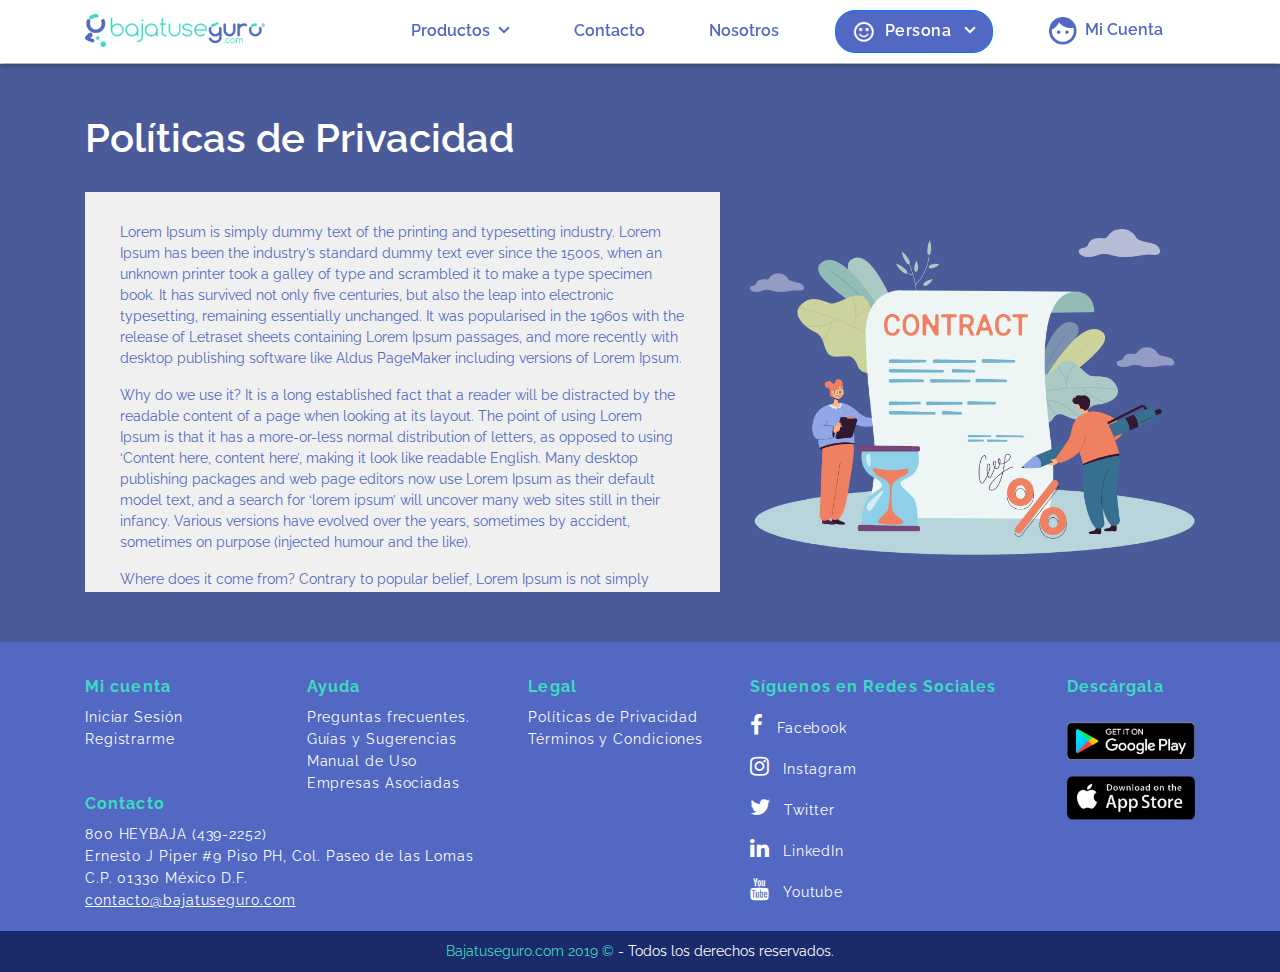
<file: privacy-policy.html>
<!DOCTYPE html>
<html lang="en">
   <head>
      <!-- Required meta tags -->
      <meta charset="utf-8" />
      <meta http-equiv="X-UA-Compatible" content="IE=edge" />
      <meta name="viewport" content="width=device-width, minimum-scale=1.0, maximum-scale=1.0, user-scalable=no" />
      <!-- Favicon -->
      <link rel="icon" href="assets/images/favicon.png" type="image/ico" />
      <!-- Google fonts -->
      <link href="https://fonts.googleapis.com/css2?family=Raleway:wght@400;500;600;700&display=swap" rel="stylesheet">
      <!-- Font Awesome -->
      <link rel="stylesheet" href="https://cdnjs.cloudflare.com/ajax/libs/font-awesome/4.7.0/css/font-awesome.min.css" />
      <!-- Stylesheet -->
      <link rel="stylesheet" href="assets/css/bootstrap.min.css">
      <link rel="stylesheet" href="assets/css/owl.carousel.min.css" />
      <link type="text/css" rel="stylesheet" href="assets/css/style.css">
      <title>Bajatuseguro</title>
   </head>
   <body>
      <header>
         <nav class="navbar2 navbar d-lg-none navbar-expand-lg navbar-light fixed-top">
            <div class="container">
               <a class="navbar-brand mr-auto" href="index.html">
               <img src="assets/images/logo.png" alt="logo">
               </a>
               <button data-trigger="#navbar_main" class="navbar-toggler" type="button"><span class="fa fa-bars"></span></button>
            </div>
         </nav>
         <!-- d-lg-none -->
         <nav id="navbar_main" class="mobile-offcanvas navbar navbar-expand-lg navbar-light fixed-top">
            <div class="container nav-cont">
               <a class="navbar-brand d-none d-lg-block" href="index.html">
               <img src="assets/images/logo.png" alt="logo">
               </a>
               <div class="offcanvas-header">
                  <button class="navbar-toggler btn-close"><span class="fa fa-close"></span></button>
               </div>
               <ul class="navbar-nav align-items-center">
                  <li class="nav-item dropdown">
                     <a class="nav-link" href="javascript:void(0)" data-toggle="dropdown"> Productos <i class="fa fa-angle-down ml-1"></i></a>
                     <ul class="dropdown-menu menu-first">
                        <li>
                           <h6>Personas</h6>
                           <ul>
                              <li><a class="dropdown-item" href="javascript:void(0)"><img src="assets/images/icon/1.png" alt="icon"> Automóvil</a></li>
                              <li><a class="dropdown-item" href="javascript:void(0)"><img src="assets/images/icon/2.png" alt="icon"> Gastos médicos</a></li>
                              <li><a class="dropdown-item" href="javascript:void(0)"><img src="assets/images/icon/3.png" alt="icon"> Seguro de vida</a></li>
                              <li><a class="dropdown-item" href="javascript:void(0)"><img src="assets/images/icon/4.png" alt="icon"> Accidentes personales</a></li>
                              <li><a class="dropdown-item" href="javascript:void(0)"><img src="assets/images/icon/5.png" alt="icon"> Seguro de hogar</a></li>
                           </ul>
                        </li>
                        <li>
                           <h6>Empresas</h6>
                           <ul>
                              <li><a class="dropdown-item" href="javascript:void(0)"><img src="assets/images/icon/1.png" alt="icon"> Automóvil</a></li>
                              <li><a class="dropdown-item" href="javascript:void(0)"><img src="assets/images/icon/2.png" alt="icon"> Gastos médicos</a></li>
                              <li><a class="dropdown-item" href="javascript:void(0)"><img src="assets/images/icon/6.png" alt="icon"> Seguro empresarial</a></li>
                              <li><a class="dropdown-item" href="javascript:void(0)"><img src="assets/images/icon/7.png" alt="icon"> Maquinaria pesada</a></li>
                           </ul>
                        </li>
                        <li>
                           <h6>PYMES</h6>
                           <ul>
                              <li><a class="dropdown-item" href="javascript:void(0)"><img src="assets/images/icon/1.png" alt="icon">Automóvil</a></li>
                              <li><a class="dropdown-item" href="javascript:void(0)"><img src="assets/images/icon/2.png" alt="icon">Gastos médicos</a></li>
                              <li><a class="dropdown-item" href="javascript:void(0)"><img src="assets/images/icon/6.png" alt="icon"> Seguro empresarial</a></li>
                           </ul>
                        </li>
                     </ul>
                  </li>
                  <li class="nav-item"> 
                     <a class="nav-link" href="javascript:void(0)">Contacto </a> 
                  </li>
                  <li class="nav-item">
                     <a class="nav-link" href="nosotros.html"> Nosotros </a>
                  </li>
                  <li class="nav-item dropdown menu-second">
                     <a class="btn btn-primary px-3" href="#" id="navbarDropdown" role="button" data-toggle="dropdown" aria-haspopup="true" aria-expanded="false">
                     <img width="24" class="mr-1" src="assets/images/emoji.png" alt="emoji"> Persona <i class="fa fa-angle-down ml-2"></i>
                     </a>
                     <div class="dropdown-menu" aria-labelledby="navbarDropdown">
                        <a class="dropdown-item" href="javascript:void(0)"><img class="mr-1" width="22" src="assets/images/emoji-light.png" alt="emoji"> Persona</a>
                        <a class="dropdown-item" href="javascript:void(0)"><img class="mr-1" width="22" src="assets/images/pymes.png" alt="pymes"> PYMES</a>
                        <a class="dropdown-item" href="javascript:void(0)"><img class="mr-1" width="22" src="assets/images/sind.png" alt="sind"> Sindicatos</a>
                     </div>
                  </li>
                  <li class="nav-item">
                     <a class="nav-link" href="javascript:void(0)"> <img width="28" class="mr-1" src="assets/images/avatar.png" alt="avatar"> Mi Cuenta </a>
                  </li>
               </ul>
            </div>
         </nav>
      </header>
      <!-- main -->
      <main>
         <!-- Privacy Policy-->
         <section class="privacy-section">
            <div class="container">
               <div class="row">
                  <div class="col-md-12">
                     <h1>Políticas de Privacidad</h1>
                  </div>
               </div>
               <div class="row align-items-center">
                  <div class="col-md-7">
                     <div class="scrollbar">
                        <p>
                           Lorem Ipsum is simply dummy text of the printing and typesetting industry. Lorem Ipsum has been the industry’s standard dummy text ever since the 1500s, when an unknown printer took a galley of type and scrambled it to make a type specimen book. It has survived not only five centuries, but also the leap into electronic typesetting, remaining essentially unchanged. It was popularised in the 1960s with the release of Letraset sheets containing Lorem Ipsum passages, and more recently with desktop publishing software like Aldus PageMaker including versions of Lorem Ipsum.
                        </p>
                        <p>
                           Why do we use it?
                           It is a long established fact that a reader will be distracted by the readable content of a page when looking at its layout. The point of using Lorem Ipsum is that it has a more-or-less normal distribution of letters, as opposed to using ‘Content here, content here’, making it look like readable English. Many desktop publishing packages and web page editors now use Lorem Ipsum as their default model text, and a search for ‘lorem ipsum’ will uncover many web sites still in their infancy. Various versions have evolved over the years, sometimes by accident, sometimes on purpose (injected humour and the like).
                        </p>
                        <p>
                           Where does it come from?
                           Contrary to popular belief, Lorem Ipsum is not simply random text. It has roots in a piece of classical Latin literature from 45 BC, making it over 2000 years old. Richard McClintock, a Latin professor at Hampden-Sydney College in Virginia, looked up one of the more obscure Latin words, consectetur, from a Lorem Ipsum passage, and going through the cites of the word in classical literature, discovered the undoubtable source. Lorem Ipsum comes from sections 1.10.32 and 1.10.33 of “de Finibus Bonorum et Malorum” (The Extremes of Good and Evil) by Cicero, written in 45 BC. This book is a treatise on the theory of ethics, very popular during the Renaissance. The first line of Lorem Ipsum, “Lorem ipsum dolor sit amet..”, comes from a line in section 1.10.32.
                        </p>
                        <p>
                           The standard chunk of Lorem Ipsum used since the 1500s is reproduced below for those interested. Sections 1.10.32 and 1.10.33 from “de Finibus Bonorum et Malorum” by Cicero are also reproduced in their exact original form, accompanied by English versions from the 1914 translation by H. Rackham.
                        </p>
                     </div>
                  </div>
                  <div class="col-md-5">
                     <img class="img-fluid px-5 px-md-0" src="assets/images/contract.png" alt="contract">
                  </div>
               </div>
            </div>
         </section>
      </main>
      <!--  footer -->
      <footer>
         <div class="container">
            <div class="row">
               <div class="col-md-12 col-lg-7">
                  <div class="row">
                     <div class="col-sm-4 col-lg-4">
                        <h5 class="mt-0">Mi cuenta</h5>
                        <ul>
                           <li><a href="javascript:void(0)">Iniciar Sesión</a></li>
                           <li><a href="javascript:void(0)">Registrarme</a></li>
                        </ul>
                     </div>
                     <div class="col-sm-4 col-lg-4">
                        <h5>Ayuda</h5>
                        <ul>
                           <li><a href="javascript:void(0)">Preguntas frecuentes.</a></li>
                           <li><a href="javascript:void(0)">Guías y Sugerencias  </a></li>
                           <li><a href="javascript:void(0)">Manual de Uso</a></li>
                           <li><a href="javascript:void(0)">Empresas Asociadas</a></li>
                        </ul>
                     </div>
                     <div class="col-sm-4 col-lg-4">
                        <h5>Legal</h5>
                        <ul>
                           <li><a href="javascript:void(0)">Políticas de Privacidad </a></li>
                           <li><a href="javascript:void(0)">Términos y Condiciones</a></li>
                        </ul>
                     </div>
                     <div class="col-sm-12">
                        <h5 class="mt-4 mt-lg-0">Contacto</h5>
                        <ul>
                           <li><a href="javascript:void(0)">800 HEYBAJA (439-2252)</a></li>
                           <li><a href="javascript:void(0)">Ernesto J Piper #9 Piso PH, Col. Paseo de las Lomas</a></li>
                           <li><a href="javascript:void(0)">C.P. 01330 México D.F.</a></li>
                           <li><a class="mailto" href="mailto:contacto@bajatuseguro.com">contacto@bajatuseguro.com</a></li>
                        </ul>
                     </div>
                  </div>
               </div>
               <div class="col-md-12 col-lg-5">
                  <div class="row">
                     <div class="col-sm-12 col-lg-8">
                        <h5 class="mt-4 mt-lg-0">Síguenos en Redes Sociales</h5>
                        <ul class="social-link">
                           <li> <a href="javascript:void(0)"><i class="fa fa-facebook mr-2"></i> Facebook</a></li>
                           <li> <a href="javascript:void(0)"><i class="fa fa-instagram mr-2"></i> Instagram</a></li>
                           <li> <a href="javascript:void(0)"><i class="fa fa-twitter mr-2"></i> Twitter</a></li>
                           <li> <a href="javascript:void(0)"><i class="fa fa-linkedin mr-2"></i> LinkedIn</a></li>
                           <li> <a href="javascript:void(0)"><i class="fa fa-youtube mr-2"></i> Youtube</a></li>
                        </ul>
                     </div>
                     <div class="col-sm-12 col-lg-4 app-link">
                        <h5 class="mt-4 mt-lg-0">Descárgala</h5>
                        <a href="javascript:void(0)"><img class="my-3" src="assets/images/play-store.png" alt="play"></a>
                        <a href="javascript:void(0)"><img src="assets/images/app-store.png" alt="app"></a>
                     </div>
                  </div>
               </div>
            </div>
         </div>
      </footer>
      <div class="copy-right">
         <div class="container">
            <div class="row">
               <div class="col-md-12 text-center">
                  <p><span>Bajatuseguro.com 2019 ©</span> - Todos los derechos reservados.</p>
               </div>
            </div>
         </div>
      </div>
      <!-- Jquery -->
      <script src="https://cdnjs.cloudflare.com/ajax/libs/jquery/3.2.1/jquery.min.js"></script>
      <script src="assets/js/popper.min.js"></script>
      <script src="assets/js/bootstrap.min.js"></script>
      <script src="assets/js/owl.carousel.min.js"></script>
      <script>
         /// some script
         
         // jquery ready start
         $(document).ready(function () {
         // jQuery code
         
         $("[data-trigger]").on("click", function (e) {
         e.preventDefault();
         e.stopPropagation();
         var offcanvas_id = $(this).attr("data-trigger");
         $(offcanvas_id).toggleClass("show");
         $("body").toggleClass("offcanvas-active");
         $(".screen-overlay").toggleClass("show");
         });
         
         // Close menu when pressing ESC
         $(document).on("keydown", function (event) {
         if (event.keyCode === 27) {
         $(".mobile-offcanvas").removeClass("show");
         $("body").removeClass("overlay-active");
         }
         });
         
         $(".btn-close, .screen-overlay").click(function (e) {
         $(".screen-overlay").removeClass("show");
         $(".mobile-offcanvas").removeClass("show");
         $("body").removeClass("offcanvas-active");
         });
         }); // jquery end
         
      </script>
   </body>
</html>
</file>
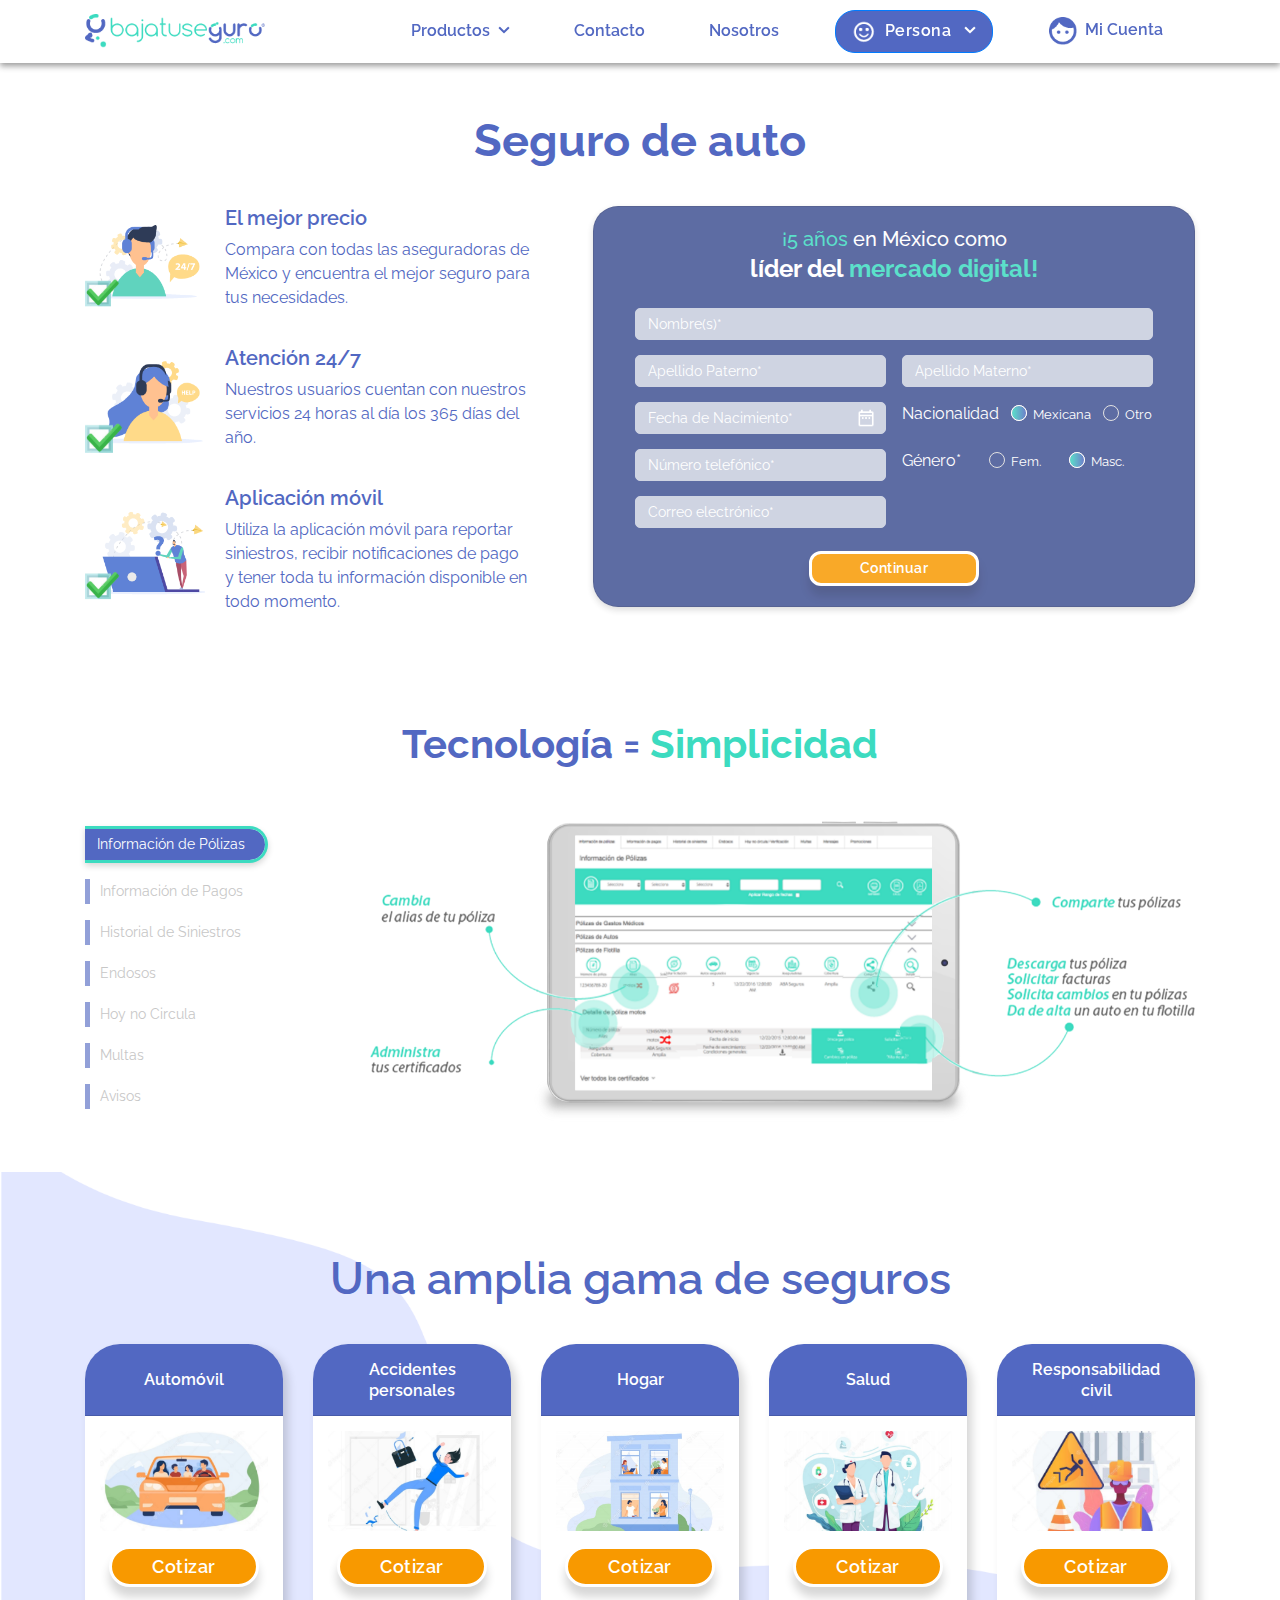
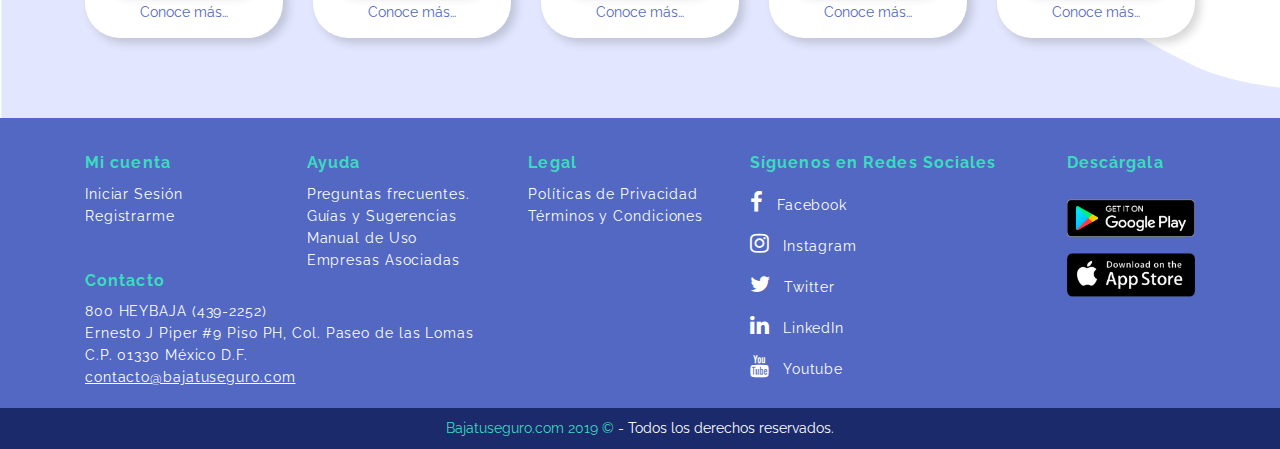
<file: product-detail.html>
<!DOCTYPE html>
<html lang="en">
   <head>
      <!-- Required meta tags -->
      <meta charset="utf-8" />
      <meta http-equiv="X-UA-Compatible" content="IE=edge" />
      <meta name="viewport" content="width=device-width, minimum-scale=1.0, maximum-scale=1.0, user-scalable=no" />
      <!-- Favicon -->
      <link rel="icon" href="assets/images/favicon.png" type="image/ico" />
      <!-- Google fonts -->
      <link href="https://fonts.googleapis.com/css2?family=Raleway:wght@400;500;600;700&display=swap" rel="stylesheet">
      <!-- Font Awesome -->
      <link rel="stylesheet" href="https://cdnjs.cloudflare.com/ajax/libs/font-awesome/4.7.0/css/font-awesome.min.css" />
      <!-- Stylesheet -->
      <link rel="stylesheet" href="assets/css/bootstrap.min.css">
      <link rel="stylesheet" href="assets/css/owl.carousel.min.css" />
      <link type="text/css" rel="stylesheet" href="assets/css/style.css">
      <title>Bajatuseguro</title>
   </head>
   <body>
      <header>
         <nav class="navbar2 navbar d-lg-none navbar-expand-lg navbar-light fixed-top">
            <div class="container">
               <a class="navbar-brand mr-auto" href="index.html">
               <img src="assets/images/logo.png" alt="logo">
               </a>
               <button data-trigger="#navbar_main" class="navbar-toggler" type="button"><span class="fa fa-bars"></span></button>
            </div>
         </nav>
         <!-- d-lg-none -->
         <nav id="navbar_main" class="mobile-offcanvas navbar navbar-expand-lg navbar-light fixed-top">
            <div class="container nav-cont">
               <a class="navbar-brand d-none d-lg-block" href="index.html">
               <img src="assets/images/logo.png" alt="logo">
               </a>
               <div class="offcanvas-header">
                  <button class="navbar-toggler btn-close"><span class="fa fa-close"></span></button>
               </div>
               <ul class="navbar-nav align-items-center">
                  <li class="nav-item dropdown">
                     <a class="nav-link" href="javascript:void(0)" data-toggle="dropdown"> Productos <i class="fa fa-angle-down ml-1"></i></a>
                     <ul class="dropdown-menu menu-first">
                        <li>
                           <h6>Personas</h6>
                           <ul>
                              <li><a class="dropdown-item" href="javascript:void(0)"><img src="assets/images/icon/1.png" alt="icon"> Automóvil</a></li>
                              <li><a class="dropdown-item" href="javascript:void(0)"><img src="assets/images/icon/2.png" alt="icon"> Gastos médicos</a></li>
                              <li><a class="dropdown-item" href="javascript:void(0)"><img src="assets/images/icon/3.png" alt="icon"> Seguro de vida</a></li>
                              <li><a class="dropdown-item" href="javascript:void(0)"><img src="assets/images/icon/4.png" alt="icon"> Accidentes personales</a></li>
                              <li><a class="dropdown-item" href="javascript:void(0)"><img src="assets/images/icon/5.png" alt="icon"> Seguro de hogar</a></li>
                           </ul>
                        </li>
                        <li>
                           <h6>Empresas</h6>
                           <ul>
                              <li><a class="dropdown-item" href="javascript:void(0)"><img src="assets/images/icon/1.png" alt="icon"> Automóvil</a></li>
                              <li><a class="dropdown-item" href="javascript:void(0)"><img src="assets/images/icon/2.png" alt="icon"> Gastos médicos</a></li>
                              <li><a class="dropdown-item" href="javascript:void(0)"><img src="assets/images/icon/6.png" alt="icon"> Seguro empresarial</a></li>
                              <li><a class="dropdown-item" href="javascript:void(0)"><img src="assets/images/icon/7.png" alt="icon"> Maquinaria pesada</a></li>
                           </ul>
                        </li>
                        <li>
                           <h6>PYMES</h6>
                           <ul>
                              <li><a class="dropdown-item" href="javascript:void(0)"><img src="assets/images/icon/1.png" alt="icon">Automóvil</a></li>
                              <li><a class="dropdown-item" href="javascript:void(0)"><img src="assets/images/icon/2.png" alt="icon">Gastos médicos</a></li>
                              <li><a class="dropdown-item" href="javascript:void(0)"><img src="assets/images/icon/6.png" alt="icon"> Seguro empresarial</a></li>
                           </ul>
                        </li>
                     </ul>
                  </li>
                  <li class="nav-item"> 
                     <a class="nav-link" href="javascript:void(0)">Contacto </a> 
                  </li>
                  <li class="nav-item">
                     <a class="nav-link" href="nosotros.html"> Nosotros </a>
                  </li>
                  <li class="nav-item dropdown menu-second">
                     <a class="btn btn-primary px-3" href="#" id="navbarDropdown" role="button" data-toggle="dropdown" aria-haspopup="true" aria-expanded="false">
                     <img width="24" class="mr-1" src="assets/images/emoji.png" alt="emoji"> Persona <i class="fa fa-angle-down ml-2"></i>
                     </a>
                     <div class="dropdown-menu" aria-labelledby="navbarDropdown">
                        <a class="dropdown-item" href="javascript:void(0)"><img class="mr-1" width="22" src="assets/images/emoji-light.png" alt="emoji"> Persona</a>
                        <a class="dropdown-item" href="javascript:void(0)"><img class="mr-1" width="22" src="assets/images/pymes.png" alt="pymes"> PYMES</a>
                        <a class="dropdown-item" href="javascript:void(0)"><img class="mr-1" width="22" src="assets/images/sind.png" alt="sind"> Sindicatos</a>
                     </div>
                  </li>
                  <li class="nav-item">
                     <a class="nav-link" href="javascript:void(0)"> <img width="28" class="mr-1" src="assets/images/avatar.png" alt="avatar"> Mi Cuenta </a>
                  </li>
               </ul>
            </div>
         </nav>
      </header>
      <!-- main -->
      <main>
         <!-- Login -->
         <section class="user-account benefit-section product-detail">
            <div class="container">
               <div class="row">
                  <div class="col-md-12">
                     <h1 class="text-center pb-2">Seguro de auto
                     </h1>
                  </div>
                  <div class="col-md-12 col-lg-5">
                     <div class="media">
                        <img src="assets/images/support.png" alt="support">
                        <div class="media-body">
                           <h5 class="mt-0">El mejor precio</h5>
                           <p>Compara con todas las aseguradoras de México y encuentra el mejor seguro para tus necesidades.</p>
                        </div>
                     </div>
                     <div class="media">
                        <img src="assets/images/attention.png" alt="attention">
                        <div class="media-body">
                           <h5 class="mt-0">Atención 24/7</h5>
                           <p>Nuestros usuarios cuentan con nuestros servicios 24 horas al día los 365 días del año.</p>
                        </div>
                     </div>
                     <div class="media">
                        <img src="assets/images/application.png" alt="application">
                        <div class="media-body">
                           <h5 class="mt-0">Aplicación móvil</h5>
                           <p>Utiliza la aplicación móvil para reportar siniestros, recibir notificaciones de pago y tener toda tu información disponible en todo momento.</p>
                        </div>
                     </div>
                  </div>
                  <div class="col-md-12 col-lg-7 pl-lg-5">
                     <div class="card">
                        <div class="card-body px-4 px-md-5">
                           <h5 class="text-center mb-1"><span class="text-primary">¡5 años  </span> en México como</h5>
                           <h4 class="text-center mb-4"><strong>líder del  <span class="text-primary">mercado digital!</span></strong></h4>
                           <div class="row">
                              <div class="col-md-12">
                                 <form>
                                    <div class="row">
                                       <div class="col-md-12 px-2">
                                          <div class="form-group">
                                             <input type="text" class="form-control" placeholder="Nombre(s)*">
                                          </div>
                                       </div>
                                       <div class="col-sm-6 px-2">
                                          <div class="form-group">
                                             <input type="text" class="form-control" placeholder="Apellido Paterno*">
                                          </div>
                                       </div>
                                       <div class="col-sm-6 px-2">
                                          <div class="form-group">
                                             <input type="text" class="form-control" placeholder="Apellido Materno*">
                                          </div>
                                       </div>
                                       <div class="col-sm-6 px-2">
                                          <div class="form-group">
                                             <input type="text" class="form-control" placeholder="Fecha de Nacimiento*">
                                             <img class="calendar-icon" src="assets/images/calendar-white.png" alt="calendar">
                                          </div>
                                       </div>
                                       <div class="col-sm-6 px-2">
                                          <label class="mr-2">Nacionalidad</label>
                                          <div class="custom-radio d-inline-block">
                                             <input type="radio" id="Mexicana" name="Otro" checked>
                                             <label for="Mexicana">Mexicana</label>
                                          </div>
                                          <div class="custom-radio d-inline-block ml-2">
                                             <input type="radio" id="Otro" name="Otro">
                                             <label for="Otro">Otro</label>
                                          </div>
                                       </div>
                                       <div class="col-sm-6 px-2">
                                          <div class="form-group">
                                             <input type="text" class="form-control" placeholder="Número telefónico*">
                                          </div>
                                       </div>
                                       <div class="col-sm-6 px-2">
                                          <label class="mr-4 pr-
                                             "> Género*</label>
                                          <div class="custom-radio d-inline-block">
                                             <input type="radio" id="fem" name="gender">
                                             <label for="fem">Fem.</label>
                                          </div>
                                          <div class="custom-radio d-inline-block ml-4">
                                             <input type="radio" id="masc" name="gender" checked>
                                             <label for="masc">Masc.</label>
                                          </div>
                                       </div>
                                       <div class="col-sm-6 px-2">
                                          <div class="form-group">
                                             <input type="text" class="form-control" placeholder="Correo electrónico*">
                                          </div>
                                       </div>
                                       <div class="col-md-12 text-center">
                                          <button type="button" class="btn btn-warning px-5 mt-2">Continuar</button>
                                       </div>
                                    </div>
                                 </form>
                              </div>
                           </div>
                        </div>
                     </div>
                  </div>
               </div>
            </div>
         </section>
         <!-- Technology -->
         <section class="technology-section">
            <div class="container">
               <h1 class="text-center">Tecnología = <span class="text-primary">Simplicidad</span></h1>
               <div class="row">
                  <div class="col-md-4 col-lg-3">
                     <div class="nav flex-column nav-pills" id="v-pills-tab" role="tablist" aria-orientation="vertical">
                        <a class="nav-link active" id="Pólizas-tab" data-toggle="pill" href="#Pólizas" role="tab" aria-controls="Pólizas" aria-selected="true">Información de Pólizas</a>
                        <a class="nav-link" id="Pagos-tab" data-toggle="pill" href="#Pagos" role="tab" aria-controls="Pagos" aria-selected="false">Información de Pagos</a>
                        <a class="nav-link" id="Historial-tab" data-toggle="pill" href="#Historial" role="tab" aria-controls="Historial" aria-selected="false">Historial de Siniestros</a>
                        <a class="nav-link" id="Endosos-tab" data-toggle="pill" href="#Endosos" role="tab" aria-controls="Endosos" aria-selected="false">Endosos</a>
                        <a class="nav-link" id="Circula-tab" data-toggle="pill" href="#Circula" role="tab" aria-controls="Circula" aria-selected="false">Hoy no Circula</a>
                        <a class="nav-link" id="Multas-tab" data-toggle="pill" href="#Multas" role="tab" aria-controls="Multas" aria-selected="false">Multas</a>
                        <a class="nav-link" id="Avisos-tab" data-toggle="pill" href="#Avisos" role="tab" aria-controls="Avisos" aria-selected="false">Avisos</a>
                     </div>
                  </div>
                  <div class="col-md-8 col-lg-9">
                     <div class="tab-content" id="v-pills-tabContent">
                        <div class="tab-pane fade show active" id="Pólizas" role="tabpanel" aria-labelledby="Pólizas-tab">
                           <img src="assets/images/technology.png" alt="technology">
                        </div>
                        <div class="tab-pane fade" id="Pagos" role="tabpanel" aria-labelledby="Pagos-tab">
                           <img src="assets/images/technology.png" alt="technology">
                        </div>
                        <div class="tab-pane fade" id="Historial" role="tabpanel" aria-labelledby="Historial-tab">
                           <img src="assets/images/technology.png" alt="technology">
                        </div>
                        <div class="tab-pane fade" id="Endosos" role="tabpanel" aria-labelledby="Endosos-tab">
                           <img src="assets/images/technology.png" alt="technology">
                        </div>
                        <div class="tab-pane fade" id="Circula" role="tabpanel" aria-labelledby="Circula-tab">
                           <img src="assets/images/technology.png" alt="technology">
                        </div>
                        <div class="tab-pane fade" id="Multas" role="tabpanel" aria-labelledby="Multas-tab">
                           <img src="assets/images/technology.png" alt="technology">
                        </div>
                        <div class="tab-pane fade" id="Avisos" role="tabpanel" aria-labelledby="Avisos-tab">
                           <img src="assets/images/technology.png" alt="technology">
                        </div>
                     </div>
                  </div>
               </div>
            </div>
         </section>
         <!-- Product -->
         <section class="insurance-section" style="background-image: url('assets/images/product-bg.png');">
            <div class="container">
               <div class="row">
                  <div class="col-md-12">
                     <h1 class="text-center">Una amplia gama de seguros</h1>
                  </div>
               </div>
               <div class="row justify-content-center">
                  <div class="col-sm-6 col-md-4 col-lg-3">
                     <div class="card">
                        <div class="card-header">
                           Automóvil
                        </div>
                        <div class="card-body">
                           <img src="assets/images/insurance/1.png" alt="insurance">
                           <a href="javascript:void(0)" class="btn btn-warning">Cotizar</a>
                           <p>Conoce más…</p>
                        </div>
                     </div>
                  </div>
                  <div class="col-sm-6 col-md-4 col-lg-3">
                     <div class="card">
                        <div class="card-header">
                           Accidentes personales
                        </div>
                        <div class="card-body">
                           <img src="assets/images/insurance/2.png" alt="insurance">
                           <a href="javascript:void(0)" class="btn btn-warning">Cotizar</a>
                           <p>Conoce más…</p>
                        </div>
                     </div>
                  </div>
                  <div class="col-sm-6 col-md-4 col-lg-3">
                     <div class="card">
                        <div class="card-header">
                           Hogar
                        </div>
                        <div class="card-body">
                           <img src="assets/images/insurance/3.png" alt="insurance">
                           <a href="javascript:void(0)" class="btn btn-warning">Cotizar</a>
                           <p>Conoce más…</p>
                        </div>
                     </div>
                  </div>
                  <div class="col-sm-6 col-md-4 col-lg-3">
                     <div class="card">
                        <div class="card-header">
                           Salud
                        </div>
                        <div class="card-body">
                           <img src="assets/images/insurance/4.png" alt="insurance">
                           <a href="javascript:void(0)" class="btn btn-warning">Cotizar</a>
                           <p>Conoce más…</p>
                        </div>
                     </div>
                  </div>
                  <div class="col-sm-6 col-md-4 col-lg-3">
                     <div class="card">
                        <div class="card-header">
                           Responsabilidad civil
                        </div>
                        <div class="card-body">
                           <img src="assets/images/insurance/5.png" alt="insurance">
                           <a href="javascript:void(0)" class="btn btn-warning">Cotizar</a>
                           <p>Conoce más…</p>
                        </div>
                     </div>
                  </div>
               </div>
            </div>
         </section>
      </main>
      <!--  footer -->
      <footer>
         <div class="container">
            <div class="row">
               <div class="col-md-12 col-lg-7">
                  <div class="row">
                     <div class="col-sm-4 col-lg-4">
                        <h5 class="mt-0">Mi cuenta</h5>
                        <ul>
                           <li><a href="javascript:void(0)">Iniciar Sesión</a></li>
                           <li><a href="javascript:void(0)">Registrarme</a></li>
                        </ul>
                     </div>
                     <div class="col-sm-4 col-lg-4">
                        <h5>Ayuda</h5>
                        <ul>
                           <li><a href="javascript:void(0)">Preguntas frecuentes.</a></li>
                           <li><a href="javascript:void(0)">Guías y Sugerencias  </a></li>
                           <li><a href="javascript:void(0)">Manual de Uso</a></li>
                           <li><a href="javascript:void(0)">Empresas Asociadas</a></li>
                        </ul>
                     </div>
                     <div class="col-sm-4 col-lg-4">
                        <h5>Legal</h5>
                        <ul>
                           <li><a href="javascript:void(0)">Políticas de Privacidad </a></li>
                           <li><a href="javascript:void(0)">Términos y Condiciones</a></li>
                        </ul>
                     </div>
                     <div class="col-sm-12">
                        <h5 class="mt-4 mt-lg-0">Contacto</h5>
                        <ul>
                           <li><a href="javascript:void(0)">800 HEYBAJA (439-2252)</a></li>
                           <li><a href="javascript:void(0)">Ernesto J Piper #9 Piso PH, Col. Paseo de las Lomas</a></li>
                           <li><a href="javascript:void(0)">C.P. 01330 México D.F.</a></li>
                           <li><a class="mailto" href="mailto:contacto@bajatuseguro.com">contacto@bajatuseguro.com</a></li>
                        </ul>
                     </div>
                  </div>
               </div>
               <div class="col-md-12 col-lg-5">
                  <div class="row">
                     <div class="col-sm-12 col-lg-8">
                        <h5 class="mt-4 mt-lg-0">Síguenos en Redes Sociales</h5>
                        <ul class="social-link">
                           <li> <a href="javascript:void(0)"><i class="fa fa-facebook mr-2"></i> Facebook</a></li>
                           <li> <a href="javascript:void(0)"><i class="fa fa-instagram mr-2"></i> Instagram</a></li>
                           <li> <a href="javascript:void(0)"><i class="fa fa-twitter mr-2"></i> Twitter</a></li>
                           <li> <a href="javascript:void(0)"><i class="fa fa-linkedin mr-2"></i> LinkedIn</a></li>
                           <li> <a href="javascript:void(0)"><i class="fa fa-youtube mr-2"></i> Youtube</a></li>
                        </ul>
                     </div>
                     <div class="col-sm-12 col-lg-4 app-link">
                        <h5 class="mt-4 mt-lg-0">Descárgala</h5>
                        <a href="javascript:void(0)"><img class="my-3" src="assets/images/play-store.png" alt="play"></a>
                        <a href="javascript:void(0)"><img src="assets/images/app-store.png" alt="app"></a>
                     </div>
                  </div>
               </div>
            </div>
         </div>
      </footer>
      <div class="copy-right">
         <div class="container">
            <div class="row">
               <div class="col-md-12 text-center">
                  <p><span>Bajatuseguro.com 2019 ©</span> - Todos los derechos reservados.</p>
               </div>
            </div>
         </div>
      </div>
      <!-- Jquery -->
      <script src="https://cdnjs.cloudflare.com/ajax/libs/jquery/3.2.1/jquery.min.js"></script>
      <script src="assets/js/popper.min.js"></script>
      <script src="assets/js/bootstrap.min.js"></script>
      <script src="assets/js/owl.carousel.min.js"></script>
      <script>
         /// some script
         
         // jquery ready start
         $(document).ready(function () {
         // jQuery code
         
         $("[data-trigger]").on("click", function (e) {
         e.preventDefault();
         e.stopPropagation();
         var offcanvas_id = $(this).attr("data-trigger");
         $(offcanvas_id).toggleClass("show");
         $("body").toggleClass("offcanvas-active");
         $(".screen-overlay").toggleClass("show");
         });
         
         // Close menu when pressing ESC
         $(document).on("keydown", function (event) {
         if (event.keyCode === 27) {
         $(".mobile-offcanvas").removeClass("show");
         $("body").removeClass("overlay-active");
         }
         });
         
         $(".btn-close, .screen-overlay").click(function (e) {
         $(".screen-overlay").removeClass("show");
         $(".mobile-offcanvas").removeClass("show");
         $("body").removeClass("offcanvas-active");
         });
         }); // jquery end
         
      </script>
   </body>
</html>
</file>
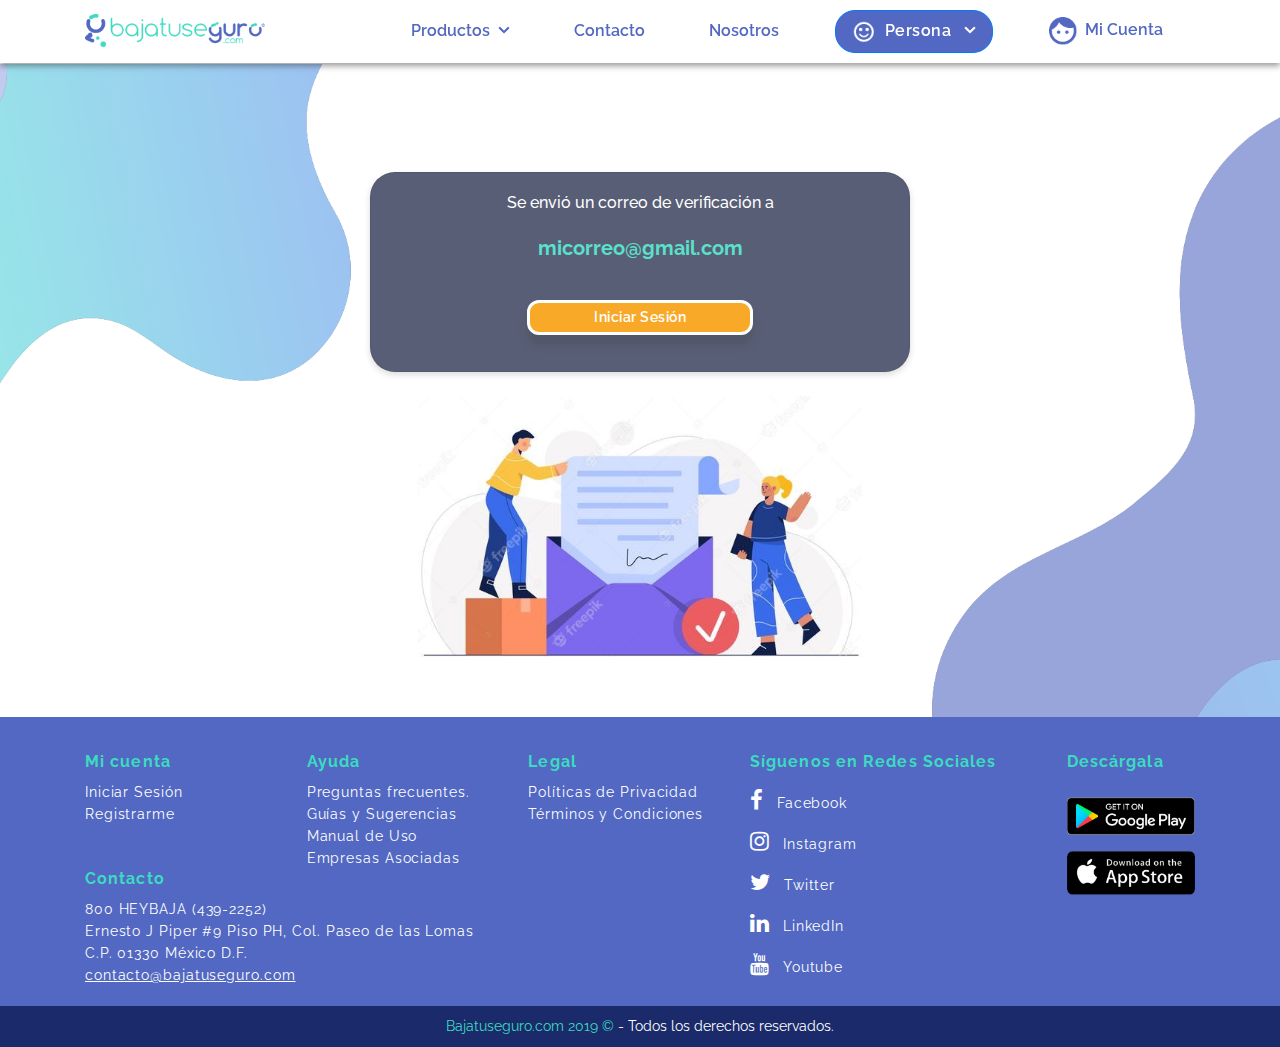
<file: recover-password-2.html>
<!DOCTYPE html>
<html lang="en">
   <head>
      <!-- Required meta tags -->
      <meta charset="utf-8" />
      <meta http-equiv="X-UA-Compatible" content="IE=edge" />
      <meta name="viewport" content="width=device-width, minimum-scale=1.0, maximum-scale=1.0, user-scalable=no" />
      <!-- Favicon -->
      <link rel="icon" href="assets/images/favicon.png" type="image/ico" />
      <!-- Google fonts -->
      <link href="https://fonts.googleapis.com/css2?family=Raleway:wght@400;500;600;700&display=swap" rel="stylesheet">
      <!-- Font Awesome -->
      <link rel="stylesheet" href="https://cdnjs.cloudflare.com/ajax/libs/font-awesome/4.7.0/css/font-awesome.min.css" />
      <!-- Stylesheet -->
      <link rel="stylesheet" href="assets/css/bootstrap.min.css">
      <link rel="stylesheet" href="assets/css/owl.carousel.min.css" />
      <link type="text/css" rel="stylesheet" href="assets/css/style.css">
      <title>Bajatuseguro</title>
   </head>
   <body>
      <header>
         <nav class="navbar2 navbar d-lg-none navbar-expand-lg navbar-light fixed-top">
            <div class="container">
               <a class="navbar-brand mr-auto" href="index.html">
               <img src="assets/images/logo.png" alt="logo">
               </a>
               <button data-trigger="#navbar_main" class="navbar-toggler" type="button"><span class="fa fa-bars"></span></button>
            </div>
         </nav>
         <!-- d-lg-none -->
         <nav id="navbar_main" class="mobile-offcanvas navbar navbar-expand-lg navbar-light fixed-top">
            <div class="container nav-cont">
               <a class="navbar-brand d-none d-lg-block" href="index.html">
               <img src="assets/images/logo.png" alt="logo">
               </a>
               <div class="offcanvas-header">
                  <button class="navbar-toggler btn-close"><span class="fa fa-close"></span></button>
               </div>
               <ul class="navbar-nav align-items-center">
                  <li class="nav-item dropdown">
                     <a class="nav-link" href="javascript:void(0)" data-toggle="dropdown"> Productos <i class="fa fa-angle-down ml-1"></i></a>
                     <ul class="dropdown-menu menu-first">
                        <li>
                           <h6>Personas</h6>
                           <ul>
                              <li><a class="dropdown-item" href="javascript:void(0)"><img src="assets/images/icon/1.png" alt="icon"> Automóvil</a></li>
                              <li><a class="dropdown-item" href="javascript:void(0)"><img src="assets/images/icon/2.png" alt="icon"> Gastos médicos</a></li>
                              <li><a class="dropdown-item" href="javascript:void(0)"><img src="assets/images/icon/3.png" alt="icon"> Seguro de vida</a></li>
                              <li><a class="dropdown-item" href="javascript:void(0)"><img src="assets/images/icon/4.png" alt="icon"> Accidentes personales</a></li>
                              <li><a class="dropdown-item" href="javascript:void(0)"><img src="assets/images/icon/5.png" alt="icon"> Seguro de hogar</a></li>
                           </ul>
                        </li>
                        <li>
                           <h6>Empresas</h6>
                           <ul>
                              <li><a class="dropdown-item" href="javascript:void(0)"><img src="assets/images/icon/1.png" alt="icon"> Automóvil</a></li>
                              <li><a class="dropdown-item" href="javascript:void(0)"><img src="assets/images/icon/2.png" alt="icon"> Gastos médicos</a></li>
                              <li><a class="dropdown-item" href="javascript:void(0)"><img src="assets/images/icon/6.png" alt="icon"> Seguro empresarial</a></li>
                              <li><a class="dropdown-item" href="javascript:void(0)"><img src="assets/images/icon/7.png" alt="icon"> Maquinaria pesada</a></li>
                           </ul>
                        </li>
                        <li>
                           <h6>PYMES</h6>
                           <ul>
                              <li><a class="dropdown-item" href="javascript:void(0)"><img src="assets/images/icon/1.png" alt="icon">Automóvil</a></li>
                              <li><a class="dropdown-item" href="javascript:void(0)"><img src="assets/images/icon/2.png" alt="icon">Gastos médicos</a></li>
                              <li><a class="dropdown-item" href="javascript:void(0)"><img src="assets/images/icon/6.png" alt="icon"> Seguro empresarial</a></li>
                           </ul>
                        </li>
                     </ul>
                  </li>
                  <li class="nav-item"> 
                     <a class="nav-link" href="javascript:void(0)">Contacto </a> 
                  </li>
                  <li class="nav-item">
                     <a class="nav-link" href="nosotros.html"> Nosotros </a>
                  </li>
                  <li class="nav-item dropdown menu-second">
                     <a class="btn btn-primary px-3" href="#" id="navbarDropdown" role="button" data-toggle="dropdown" aria-haspopup="true" aria-expanded="false">
                     <img width="24" class="mr-1" src="assets/images/emoji.png" alt="emoji"> Persona <i class="fa fa-angle-down ml-2"></i>
                     </a>
                     <div class="dropdown-menu" aria-labelledby="navbarDropdown">
                        <a class="dropdown-item" href="javascript:void(0)"><img class="mr-1" width="22" src="assets/images/emoji-light.png" alt="emoji"> Persona</a>
                        <a class="dropdown-item" href="javascript:void(0)"><img class="mr-1" width="22" src="assets/images/pymes.png" alt="pymes"> PYMES</a>
                        <a class="dropdown-item" href="javascript:void(0)"><img class="mr-1" width="22" src="assets/images/sind.png" alt="sind"> Sindicatos</a>
                     </div>
                  </li>
                  <li class="nav-item">
                     <a class="nav-link" href="javascript:void(0)"> <img width="28" class="mr-1" src="assets/images/avatar.png" alt="avatar"> Mi Cuenta </a>
                  </li>
               </ul>
            </div>
         </nav>
      </header>
      <!-- main -->
      <main>
         <!-- Login -->
         <section class="user-account login-form email-verify" style="background-image: url(assets/images/email-bg-1.png);">
            <div class="container">
               <div class="row justify-content-center">
                  <div class="col-md-12 col-lg-6">
                     <div class="card mt-md-5">
                        <div class="card-body text-center">
                           <h6 class="text-center mb-4">Se envió un correo de verificación a</h6>
                           <form>
                              <div class="row justify-content-center">
                                 <div class="col-lg-8">
                                    <div class="form-group">
                                       <h5 class="text-primary pb-3"><strong>micorreo@gmail.com</strong></h5>
                                    </div>
                                    <p class="px-5 mt-4">
                                       <button type="submit" class="btn btn-warning btn-block">Iniciar Sesión</button>
                                    </p>
                                 </div>
                              </div>
                           </form>
                        </div>
                     </div>
                     <img class="img-fluid px-5 mt-4" src="assets/images/email-verify-1.png" alt="email">
                  </div>
               </div>
            </div>
         </section>
      </main>
      <!--  footer -->
      <footer>
         <div class="container">
            <div class="row">
               <div class="col-md-12 col-lg-7">
                  <div class="row">
                     <div class="col-sm-4 col-lg-4">
                        <h5 class="mt-0">Mi cuenta</h5>
                        <ul>
                           <li><a href="javascript:void(0)">Iniciar Sesión</a></li>
                           <li><a href="javascript:void(0)">Registrarme</a></li>
                        </ul>
                     </div>
                     <div class="col-sm-4 col-lg-4">
                        <h5>Ayuda</h5>
                        <ul>
                           <li><a href="javascript:void(0)">Preguntas frecuentes.</a></li>
                           <li><a href="javascript:void(0)">Guías y Sugerencias  </a></li>
                           <li><a href="javascript:void(0)">Manual de Uso</a></li>
                           <li><a href="javascript:void(0)">Empresas Asociadas</a></li>
                        </ul>
                     </div>
                     <div class="col-sm-4 col-lg-4">
                        <h5>Legal</h5>
                        <ul>
                           <li><a href="javascript:void(0)">Políticas de Privacidad </a></li>
                           <li><a href="javascript:void(0)">Términos y Condiciones</a></li>
                        </ul>
                     </div>
                     <div class="col-sm-12">
                        <h5 class="mt-4 mt-lg-0">Contacto</h5>
                        <ul>
                           <li><a href="javascript:void(0)">800 HEYBAJA (439-2252)</a></li>
                           <li><a href="javascript:void(0)">Ernesto J Piper #9 Piso PH, Col. Paseo de las Lomas</a></li>
                           <li><a href="javascript:void(0)">C.P. 01330 México D.F.</a></li>
                           <li><a class="mailto" href="mailto:contacto@bajatuseguro.com">contacto@bajatuseguro.com</a></li>
                        </ul>
                     </div>
                  </div>
               </div>
               <div class="col-md-12 col-lg-5">
                  <div class="row">
                     <div class="col-sm-12 col-lg-8">
                        <h5 class="mt-4 mt-lg-0">Síguenos en Redes Sociales</h5>
                        <ul class="social-link">
                           <li> <a href="javascript:void(0)"><i class="fa fa-facebook mr-2"></i> Facebook</a></li>
                           <li> <a href="javascript:void(0)"><i class="fa fa-instagram mr-2"></i> Instagram</a></li>
                           <li> <a href="javascript:void(0)"><i class="fa fa-twitter mr-2"></i> Twitter</a></li>
                           <li> <a href="javascript:void(0)"><i class="fa fa-linkedin mr-2"></i> LinkedIn</a></li>
                           <li> <a href="javascript:void(0)"><i class="fa fa-youtube mr-2"></i> Youtube</a></li>
                        </ul>
                     </div>
                     <div class="col-sm-12 col-lg-4 app-link">
                        <h5 class="mt-4 mt-lg-0">Descárgala</h5>
                        <a href="javascript:void(0)"><img class="my-3" src="assets/images/play-store.png" alt="play"></a>
                        <a href="javascript:void(0)"><img src="assets/images/app-store.png" alt="app"></a>
                     </div>
                  </div>
               </div>
            </div>
         </div>
      </footer>
      <div class="copy-right">
         <div class="container">
            <div class="row">
               <div class="col-md-12 text-center">
                  <p><span>Bajatuseguro.com 2019 ©</span> - Todos los derechos reservados.</p>
               </div>
            </div>
         </div>
      </div>
      <!-- Jquery -->
      <script src="assets/js/jquery-3.5.1.js"></script>
      <script src="assets/js/popper.min.js"></script>
      <script src="assets/js/bootstrap.min.js"></script>
      <script src="assets/js/owl.carousel.min.js"></script>
      <script>
         /// some script
         
         // jquery ready start
         $(document).ready(function () {
         // jQuery code
         
         $("[data-trigger]").on("click", function (e) {
         e.preventDefault();
         e.stopPropagation();
         var offcanvas_id = $(this).attr("data-trigger");
         $(offcanvas_id).toggleClass("show");
         $("body").toggleClass("offcanvas-active");
         $(".screen-overlay").toggleClass("show");
         });
         
         // Close menu when pressing ESC
         $(document).on("keydown", function (event) {
         if (event.keyCode === 27) {
         $(".mobile-offcanvas").removeClass("show");
         $("body").removeClass("overlay-active");
         }
         });
         
         $(".btn-close, .screen-overlay").click(function (e) {
         $(".screen-overlay").removeClass("show");
         $(".mobile-offcanvas").removeClass("show");
         $("body").removeClass("offcanvas-active");
         });
         }); // jquery end
         
      </script>
   </body>
</html>
</file>
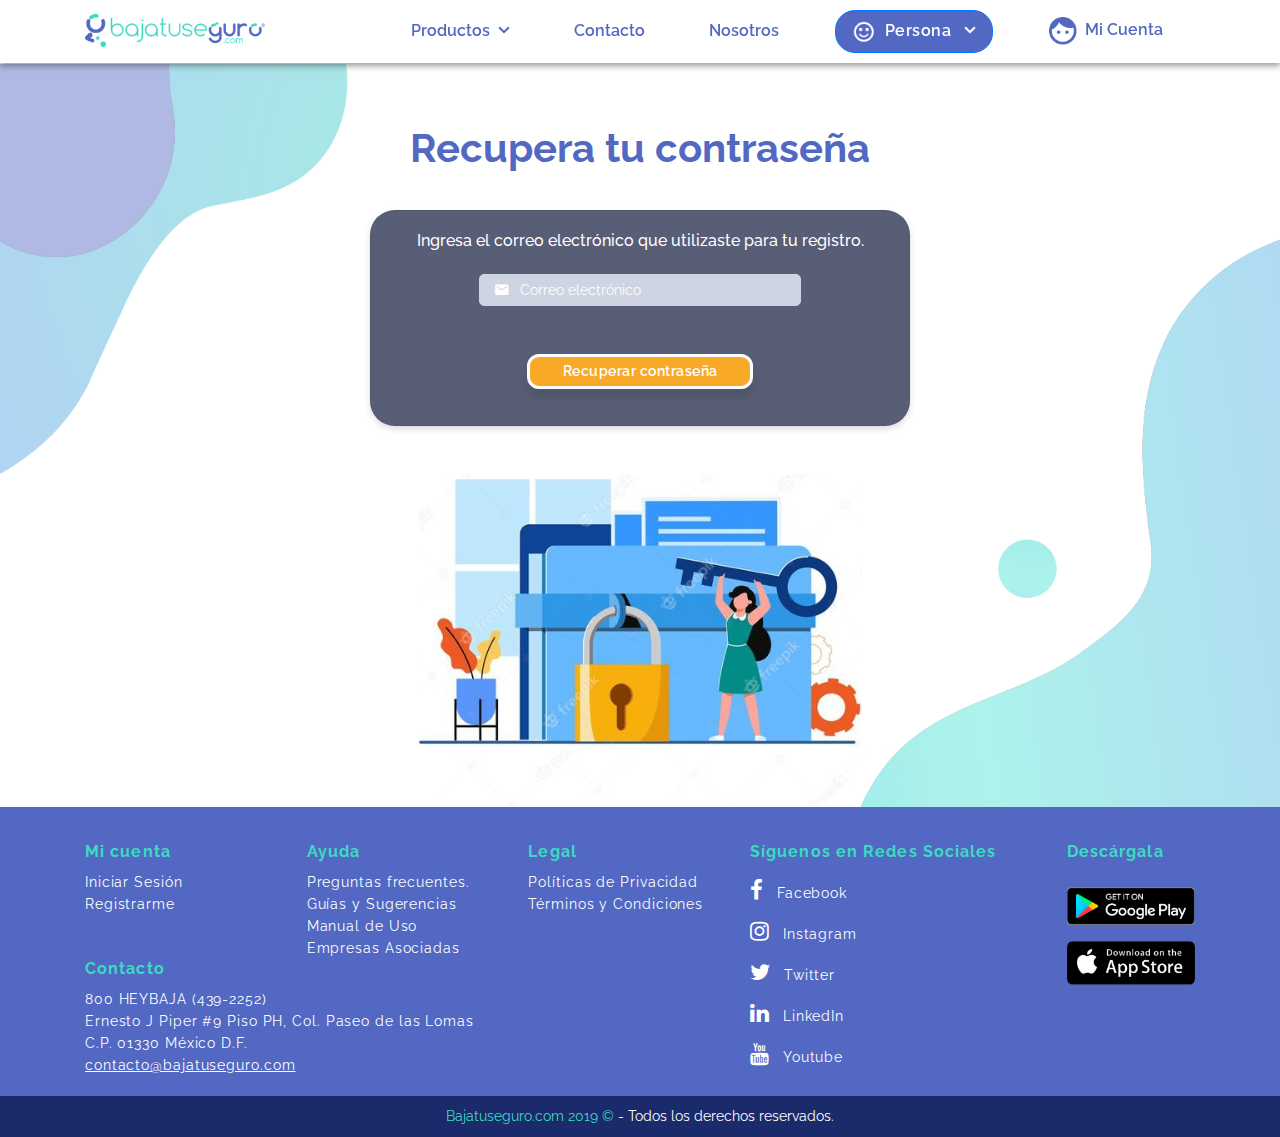
<file: recover-password.html>
<!DOCTYPE html>
<html lang="en">
   <head>
      <!-- Required meta tags -->
      <meta charset="utf-8" />
      <meta http-equiv="X-UA-Compatible" content="IE=edge" />
      <meta name="viewport" content="width=device-width, minimum-scale=1.0, maximum-scale=1.0, user-scalable=no" />
      <!-- Favicon -->
      <link rel="icon" href="assets/images/favicon.png" type="image/ico" />
      <!-- Google fonts -->
      <link href="https://fonts.googleapis.com/css2?family=Raleway:wght@400;500;600;700&display=swap" rel="stylesheet">
      <!-- Font Awesome -->
      <link rel="stylesheet" href="https://cdnjs.cloudflare.com/ajax/libs/font-awesome/4.7.0/css/font-awesome.min.css" />
      <!-- Stylesheet -->
      <link rel="stylesheet" href="assets/css/bootstrap.min.css">
      <link rel="stylesheet" href="assets/css/owl.carousel.min.css" />
      <link type="text/css" rel="stylesheet" href="assets/css/style.css">
      <title>Bajatuseguro</title>
   </head>
   <body>
      <header>
         <nav class="navbar2 navbar d-lg-none navbar-expand-lg navbar-light fixed-top">
            <div class="container">
               <a class="navbar-brand mr-auto" href="index.html">
               <img src="assets/images/logo.png" alt="logo">
               </a>
               <button data-trigger="#navbar_main" class="navbar-toggler" type="button"><span class="fa fa-bars"></span></button>
            </div>
         </nav>
         <!-- d-lg-none -->
         <nav id="navbar_main" class="mobile-offcanvas navbar navbar-expand-lg navbar-light fixed-top">
            <div class="container nav-cont">
               <a class="navbar-brand d-none d-lg-block" href="index.html">
               <img src="assets/images/logo.png" alt="logo">
               </a>
               <div class="offcanvas-header">
                  <button class="navbar-toggler btn-close"><span class="fa fa-close"></span></button>
               </div>
               <ul class="navbar-nav align-items-center">
                  <li class="nav-item dropdown">
                     <a class="nav-link" href="javascript:void(0)" data-toggle="dropdown"> Productos <i class="fa fa-angle-down ml-1"></i></a>
                     <ul class="dropdown-menu menu-first">
                        <li>
                           <h6>Personas</h6>
                           <ul>
                              <li><a class="dropdown-item" href="javascript:void(0)"><img src="assets/images/icon/1.png" alt="icon"> Automóvil</a></li>
                              <li><a class="dropdown-item" href="javascript:void(0)"><img src="assets/images/icon/2.png" alt="icon"> Gastos médicos</a></li>
                              <li><a class="dropdown-item" href="javascript:void(0)"><img src="assets/images/icon/3.png" alt="icon"> Seguro de vida</a></li>
                              <li><a class="dropdown-item" href="javascript:void(0)"><img src="assets/images/icon/4.png" alt="icon"> Accidentes personales</a></li>
                              <li><a class="dropdown-item" href="javascript:void(0)"><img src="assets/images/icon/5.png" alt="icon"> Seguro de hogar</a></li>
                           </ul>
                        </li>
                        <li>
                           <h6>Empresas</h6>
                           <ul>
                              <li><a class="dropdown-item" href="javascript:void(0)"><img src="assets/images/icon/1.png" alt="icon"> Automóvil</a></li>
                              <li><a class="dropdown-item" href="javascript:void(0)"><img src="assets/images/icon/2.png" alt="icon"> Gastos médicos</a></li>
                              <li><a class="dropdown-item" href="javascript:void(0)"><img src="assets/images/icon/6.png" alt="icon"> Seguro empresarial</a></li>
                              <li><a class="dropdown-item" href="javascript:void(0)"><img src="assets/images/icon/7.png" alt="icon"> Maquinaria pesada</a></li>
                           </ul>
                        </li>
                        <li>
                           <h6>PYMES</h6>
                           <ul>
                              <li><a class="dropdown-item" href="javascript:void(0)"><img src="assets/images/icon/1.png" alt="icon">Automóvil</a></li>
                              <li><a class="dropdown-item" href="javascript:void(0)"><img src="assets/images/icon/2.png" alt="icon">Gastos médicos</a></li>
                              <li><a class="dropdown-item" href="javascript:void(0)"><img src="assets/images/icon/6.png" alt="icon"> Seguro empresarial</a></li>
                           </ul>
                        </li>
                     </ul>
                  </li>
                  <li class="nav-item"> 
                     <a class="nav-link" href="javascript:void(0)">Contacto </a> 
                  </li>
                  <li class="nav-item">
                     <a class="nav-link" href="nosotros.html"> Nosotros </a>
                  </li>
                  <li class="nav-item dropdown menu-second">
                     <a class="btn btn-primary px-3" href="#" id="navbarDropdown" role="button" data-toggle="dropdown" aria-haspopup="true" aria-expanded="false">
                     <img width="24" class="mr-1" src="assets/images/emoji.png" alt="emoji"> Persona <i class="fa fa-angle-down ml-2"></i>
                     </a>
                     <div class="dropdown-menu" aria-labelledby="navbarDropdown">
                        <a class="dropdown-item" href="javascript:void(0)"><img class="mr-1" width="22" src="assets/images/emoji-light.png" alt="emoji"> Persona</a>
                        <a class="dropdown-item" href="javascript:void(0)"><img class="mr-1" width="22" src="assets/images/pymes.png" alt="pymes"> PYMES</a>
                        <a class="dropdown-item" href="javascript:void(0)"><img class="mr-1" width="22" src="assets/images/sind.png" alt="sind"> Sindicatos</a>
                     </div>
                  </li>
                  <li class="nav-item">
                     <a class="nav-link" href="javascript:void(0)"> <img width="28" class="mr-1" src="assets/images/avatar.png" alt="avatar"> Mi Cuenta </a>
                  </li>
               </ul>
            </div>
         </nav>
      </header>
      <!-- main -->
      <main>
         <!-- Login -->
         <section class="user-account login-form email-verify" style="background-image: url(assets/images/email-bg.png);">
            <div class="container">
               <div class="row justify-content-center">
                  <div class="col-md-12 col-lg-6">
                     <h1 class="pb-2">Recupera tu contraseña</h1>
                     <div class="card">
                        <div class="card-body">
                           <h6 class="text-center mb-4">Ingresa el correo electrónico que utilizaste para tu registro.</h6>
                           <form>
                              <div class="row justify-content-center">
                                 <div class="col-lg-8">
                                    <div class="form-group">
                                       <input type="text" class="form-control" placeholder="Correo electrónico">
                                       <i class="icon-mail"></i>
                                    </div>
                                    <p class="px-5 mt-5">
                                       <button type="submit" class="btn btn-warning btn-block">Recuperar contraseña</button>
                                    </p>
                                 </div>
                              </div>
                           </form>
                        </div>
                     </div>
                     <img class="img-fluid px-5 mt-5" src="assets/images/email-verify.png" alt="email">
                  </div>
               </div>
            </div>
         </section>
      </main>
      <!--  footer -->
      <footer>
         <div class="container">
            <div class="row">
               <div class="col-md-12 col-lg-7">
                  <div class="row">
                     <div class="col-sm-4 col-lg-4">
                        <h5 class="mt-0">Mi cuenta</h5>
                        <ul>
                           <li><a href="javascript:void(0)">Iniciar Sesión</a></li>
                           <li><a href="javascript:void(0)">Registrarme</a></li>
                        </ul>
                     </div>
                     <div class="col-sm-4 col-lg-4">
                        <h5>Ayuda</h5>
                        <ul>
                           <li><a href="javascript:void(0)">Preguntas frecuentes.</a></li>
                           <li><a href="javascript:void(0)">Guías y Sugerencias  </a></li>
                           <li><a href="javascript:void(0)">Manual de Uso</a></li>
                           <li><a href="javascript:void(0)">Empresas Asociadas</a></li>
                        </ul>
                     </div>
                     <div class="col-sm-4 col-lg-4">
                        <h5>Legal</h5>
                        <ul>
                           <li><a href="javascript:void(0)">Políticas de Privacidad </a></li>
                           <li><a href="javascript:void(0)">Términos y Condiciones</a></li>
                        </ul>
                     </div>
                     <div class="col-sm-12">
                        <h5 class="mt-4 mt-lg-0">Contacto</h5>
                        <ul>
                           <li><a href="javascript:void(0)">800 HEYBAJA (439-2252)</a></li>
                           <li><a href="javascript:void(0)">Ernesto J Piper #9 Piso PH, Col. Paseo de las Lomas</a></li>
                           <li><a href="javascript:void(0)">C.P. 01330 México D.F.</a></li>
                           <li><a class="mailto" href="mailto:contacto@bajatuseguro.com">contacto@bajatuseguro.com</a></li>
                        </ul>
                     </div>
                  </div>
               </div>
               <div class="col-md-12 col-lg-5">
                  <div class="row">
                     <div class="col-sm-12 col-lg-8">
                        <h5 class="mt-4 mt-lg-0">Síguenos en Redes Sociales</h5>
                        <ul class="social-link">
                           <li> <a href="javascript:void(0)"><i class="fa fa-facebook mr-2"></i> Facebook</a></li>
                           <li> <a href="javascript:void(0)"><i class="fa fa-instagram mr-2"></i> Instagram</a></li>
                           <li> <a href="javascript:void(0)"><i class="fa fa-twitter mr-2"></i> Twitter</a></li>
                           <li> <a href="javascript:void(0)"><i class="fa fa-linkedin mr-2"></i> LinkedIn</a></li>
                           <li> <a href="javascript:void(0)"><i class="fa fa-youtube mr-2"></i> Youtube</a></li>
                        </ul>
                     </div>
                     <div class="col-sm-12 col-lg-4 app-link">
                        <h5 class="mt-4 mt-lg-0">Descárgala</h5>
                        <a href="javascript:void(0)"><img class="my-3" src="assets/images/play-store.png" alt="play"></a>
                        <a href="javascript:void(0)"><img src="assets/images/app-store.png" alt="app"></a>
                     </div>
                  </div>
               </div>
            </div>
         </div>
      </footer>
      <div class="copy-right">
         <div class="container">
            <div class="row">
               <div class="col-md-12 text-center">
                  <p><span>Bajatuseguro.com 2019 ©</span> - Todos los derechos reservados.</p>
               </div>
            </div>
         </div>
      </div>
      <!-- Jquery -->
      <script src="assets/js/jquery-3.5.1.js"></script>
      <script src="assets/js/popper.min.js"></script>
      <script src="assets/js/bootstrap.min.js"></script>
      <script src="assets/js/owl.carousel.min.js"></script>
      <script>
         /// some script
         
         // jquery ready start
         $(document).ready(function () {
         // jQuery code
         
         $("[data-trigger]").on("click", function (e) {
         e.preventDefault();
         e.stopPropagation();
         var offcanvas_id = $(this).attr("data-trigger");
         $(offcanvas_id).toggleClass("show");
         $("body").toggleClass("offcanvas-active");
         $(".screen-overlay").toggleClass("show");
         });
         
         // Close menu when pressing ESC
         $(document).on("keydown", function (event) {
         if (event.keyCode === 27) {
         $(".mobile-offcanvas").removeClass("show");
         $("body").removeClass("overlay-active");
         }
         });
         
         $(".btn-close, .screen-overlay").click(function (e) {
         $(".screen-overlay").removeClass("show");
         $(".mobile-offcanvas").removeClass("show");
         $("body").removeClass("offcanvas-active");
         });
         }); // jquery end
         
      </script>
   </body>
</html>
</file>
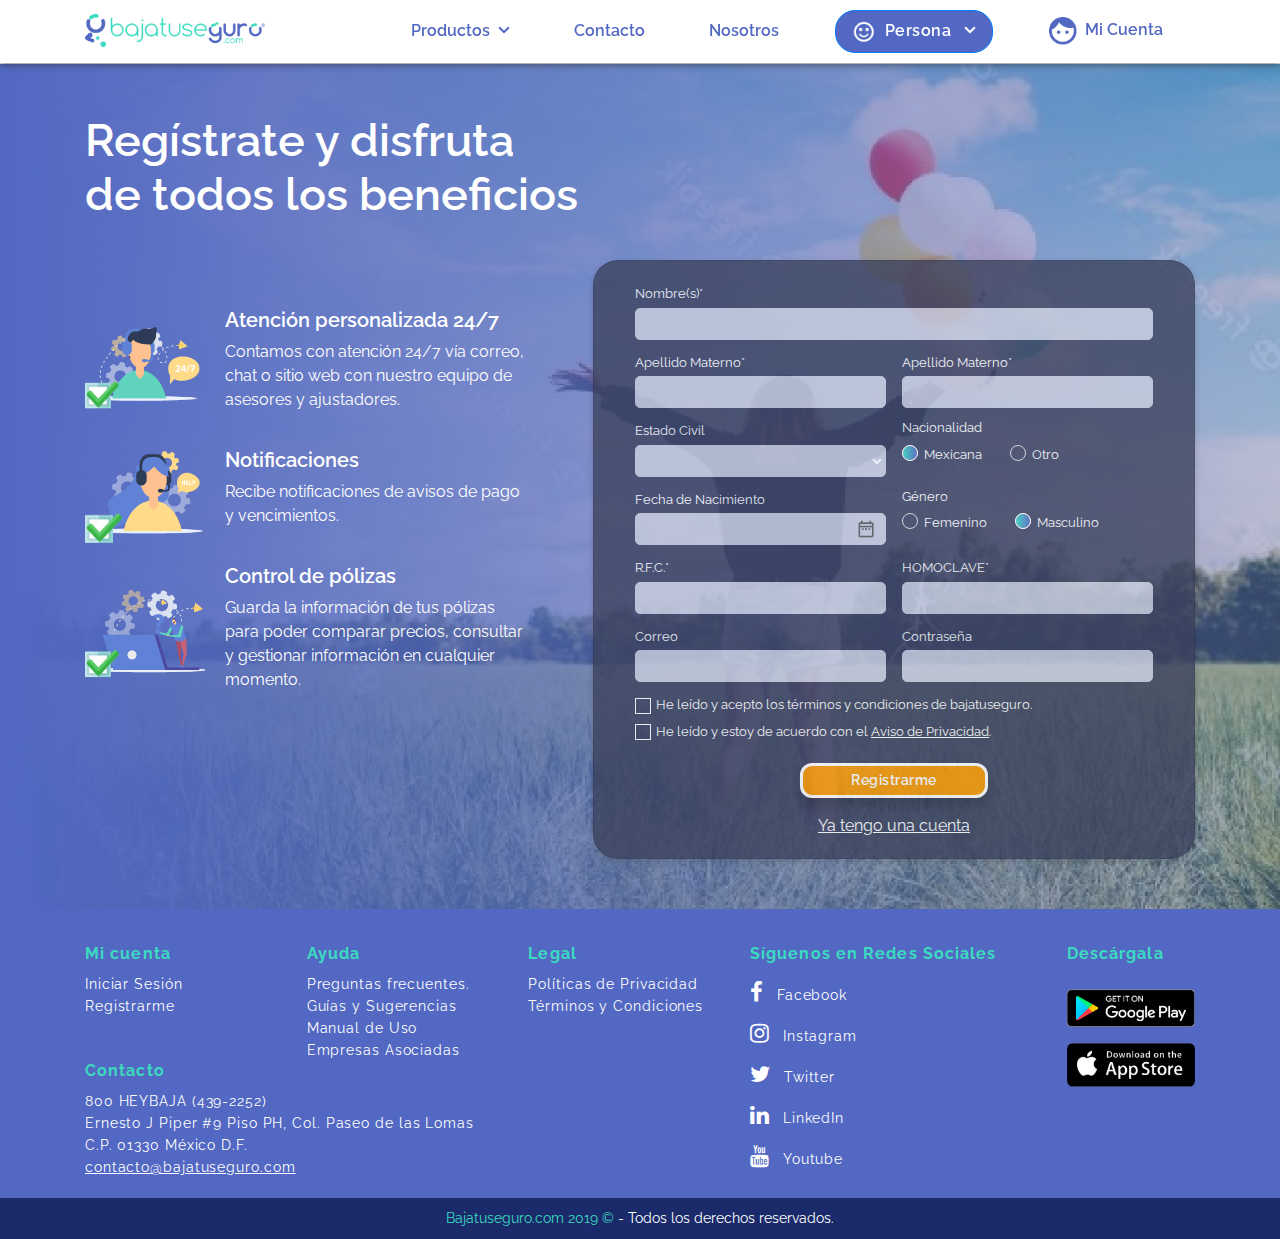
<file: register.html>
<!DOCTYPE html>
<html lang="en">
   <head>
      <!-- Required meta tags -->
      <meta charset="utf-8" />
      <meta http-equiv="X-UA-Compatible" content="IE=edge" />
      <meta name="viewport" content="width=device-width, minimum-scale=1.0, maximum-scale=1.0, user-scalable=no" />
      <!-- Favicon -->
      <link rel="icon" href="assets/images/favicon.png" type="image/ico" />
      <!-- Google fonts -->
      <link href="https://fonts.googleapis.com/css2?family=Raleway:wght@400;500;600;700&display=swap" rel="stylesheet">
      <!-- Font Awesome -->
      <link rel="stylesheet" href="https://cdnjs.cloudflare.com/ajax/libs/font-awesome/4.7.0/css/font-awesome.min.css" />
      <!-- Stylesheet -->
      <link rel="stylesheet" href="assets/css/bootstrap.min.css">
      <link rel="stylesheet" href="assets/css/owl.carousel.min.css" />
      <link type="text/css" rel="stylesheet" href="assets/css/style.css">
      <title>Bajatuseguro</title>
   </head>
   <body>
      <header>
         <nav class="navbar2 navbar d-lg-none navbar-expand-lg navbar-light fixed-top">
            <div class="container">
               <a class="navbar-brand mr-auto" href="index.html">
               <img src="assets/images/logo.png" alt="logo">
               </a>
               <button data-trigger="#navbar_main" class="navbar-toggler" type="button"><span class="fa fa-bars"></span></button>
            </div>
         </nav>
         <!-- d-lg-none -->
         <nav id="navbar_main" class="mobile-offcanvas navbar navbar-expand-lg navbar-light fixed-top">
            <div class="container nav-cont">
               <a class="navbar-brand d-none d-lg-block" href="index.html">
               <img src="assets/images/logo.png" alt="logo">
               </a>
               <div class="offcanvas-header">
                  <button class="navbar-toggler btn-close"><span class="fa fa-close"></span></button>
               </div>
               <ul class="navbar-nav align-items-center">
                  <li class="nav-item dropdown">
                     <a class="nav-link" href="javascript:void(0)" data-toggle="dropdown"> Productos <i class="fa fa-angle-down ml-1"></i></a>
                     <ul class="dropdown-menu menu-first">
                        <li>
                           <h6>Personas</h6>
                           <ul>
                              <li><a class="dropdown-item" href="javascript:void(0)"><img src="assets/images/icon/1.png" alt="icon"> Automóvil</a></li>
                              <li><a class="dropdown-item" href="javascript:void(0)"><img src="assets/images/icon/2.png" alt="icon"> Gastos médicos</a></li>
                              <li><a class="dropdown-item" href="javascript:void(0)"><img src="assets/images/icon/3.png" alt="icon"> Seguro de vida</a></li>
                              <li><a class="dropdown-item" href="javascript:void(0)"><img src="assets/images/icon/4.png" alt="icon"> Accidentes personales</a></li>
                              <li><a class="dropdown-item" href="javascript:void(0)"><img src="assets/images/icon/5.png" alt="icon"> Seguro de hogar</a></li>
                           </ul>
                        </li>
                        <li>
                           <h6>Empresas</h6>
                           <ul>
                              <li><a class="dropdown-item" href="javascript:void(0)"><img src="assets/images/icon/1.png" alt="icon"> Automóvil</a></li>
                              <li><a class="dropdown-item" href="javascript:void(0)"><img src="assets/images/icon/2.png" alt="icon"> Gastos médicos</a></li>
                              <li><a class="dropdown-item" href="javascript:void(0)"><img src="assets/images/icon/6.png" alt="icon"> Seguro empresarial</a></li>
                              <li><a class="dropdown-item" href="javascript:void(0)"><img src="assets/images/icon/7.png" alt="icon"> Maquinaria pesada</a></li>
                           </ul>
                        </li>
                        <li>
                           <h6>PYMES</h6>
                           <ul>
                              <li><a class="dropdown-item" href="javascript:void(0)"><img src="assets/images/icon/1.png" alt="icon">Automóvil</a></li>
                              <li><a class="dropdown-item" href="javascript:void(0)"><img src="assets/images/icon/2.png" alt="icon">Gastos médicos</a></li>
                              <li><a class="dropdown-item" href="javascript:void(0)"><img src="assets/images/icon/6.png" alt="icon"> Seguro empresarial</a></li>
                           </ul>
                        </li>
                     </ul>
                  </li>
                  <li class="nav-item"> 
                     <a class="nav-link" href="javascript:void(0)">Contacto </a> 
                  </li>
                  <li class="nav-item">
                     <a class="nav-link" href="nosotros.html"> Nosotros </a>
                  </li>
                  <li class="nav-item dropdown menu-second">
                     <a class="btn btn-primary px-3" href="#" id="navbarDropdown" role="button" data-toggle="dropdown" aria-haspopup="true" aria-expanded="false">
                     <img width="24" class="mr-1" src="assets/images/emoji.png" alt="emoji"> Persona <i class="fa fa-angle-down ml-2"></i>
                     </a>
                     <div class="dropdown-menu" aria-labelledby="navbarDropdown">
                        <a class="dropdown-item" href="javascript:void(0)"><img class="mr-1" width="22" src="assets/images/emoji-light.png" alt="emoji"> Persona</a>
                        <a class="dropdown-item" href="javascript:void(0)"><img class="mr-1" width="22" src="assets/images/pymes.png" alt="pymes"> PYMES</a>
                        <a class="dropdown-item" href="javascript:void(0)"><img class="mr-1" width="22" src="assets/images/sind.png" alt="sind"> Sindicatos</a>
                     </div>
                  </li>
                  <li class="nav-item">
                     <a class="nav-link" href="javascript:void(0)"> <img width="28" class="mr-1" src="assets/images/avatar.png" alt="avatar"> Mi Cuenta </a>
                  </li>
               </ul>
            </div>
         </nav>
      </header>
      <!-- main -->
      <main>
         <!-- Login -->
         <section class="user-account benefit-section register-form" style="background-image:linear-gradient( 90deg, #5268c2, #5268c257), url(assets/images/register-bg.png);">
            <div class="container">
               <div class="row">
                  <div class="col-md-12">
                     <h1 class="pb-2">Regístrate y disfruta <br /> de todos los beneficios
                     </h1>
                  </div>
                  <div class="col-md-12 col-lg-5 pt-5">
                     <div class="media">
                        <img src="assets/images/support.png" alt="support">
                        <div class="media-body">
                           <h5 class="mt-0">Atención personalizada 24/7</h5>
                           <p>Contamos con atención 24/7 vía correo, chat o sitio web con nuestro equipo de asesores y ajustadores.</p>
                        </div>
                     </div>
                     <div class="media">
                        <img src="assets/images/attention.png" alt="attention">
                        <div class="media-body">
                           <h5 class="mt-0">Notificaciones</h5>
                           <p>Recibe notificaciones de avisos de pago y vencimientos.</p>
                        </div>
                     </div>
                     <div class="media">
                        <img src="assets/images/application.png" alt="application">
                        <div class="media-body">
                           <h5 class="mt-0">Control de pólizas</h5>
                           <p>Guarda la información de tus pólizas para poder comparar precios, consultar y gestionar información en cualquier momento.</p>
                        </div>
                     </div>
                  </div>
                  <div class="col-md-12 col-lg-7 pl-lg-5">
                     <div class="card">
                        <div class="card-body px-4 px-md-5">
                           <div class="row">
                              <div class="col-md-12">
                                 <form>
                                    <div class="row">
                                       <div class="col-md-12 px-2">
                                          <div class="form-group">
                                             <label class="form-label">Nombre(s)*</label>
                                             <input type="text" class="form-control">
                                          </div>
                                       </div>
                                       <div class="col-sm-6 px-2">
                                          <div class="form-group">
                                             <label class="form-label">Apellido Materno*</label>
                                             <input type="text" class="form-control">
                                          </div>
                                       </div>
                                       <div class="col-sm-6 px-2">
                                          <div class="form-group">
                                             <label class="form-label">Apellido Materno*</label>
                                             <input type="text" class="form-control">
                                          </div>
                                       </div>
                                       <div class="col-sm-6 px-2">
                                          <div class="form-group">
                                             <label class="form-label">Estado Civil</label>
                                             <select class="form-control">
                                                <option></option>
                                             </select>
                                          </div>
                                       </div>
                                       <div class="col-sm-6 px-2">
                                          <div class="form-group">
                                             <label class="form-label d-block">Nacionalidad</label>
                                             <div class="custom-radio d-inline-block">
                                                <input type="radio" id="Mexicana" name="Otro" checked>
                                                <label for="Mexicana">Mexicana</label>
                                             </div>
                                             <div class="custom-radio d-inline-block ml-4">
                                                <input type="radio" id="Otro" name="Otro">
                                                <label for="Otro">Otro</label>
                                             </div>
                                          </div>
                                       </div>
                                       <div class="col-sm-6 px-2">
                                          <div class="form-group">
                                             <label class="form-label">Fecha de Nacimiento</label>
                                             <input type="text" class="form-control">
                                             <img class="calendar-icon" src="assets/images/calendar.png" alt="calendar">
                                          </div>
                                       </div>
                                       <div class="col-sm-6 px-2">
                                          <div class="form-group">
                                             <label class="form-label d-block">Género</label>
                                             <div class="custom-radio d-inline-block">
                                                <input type="radio" id="fem" name="gender">
                                                <label for="fem">Femenino</label>
                                             </div>
                                             <div class="custom-radio d-inline-block ml-4">
                                                <input type="radio" id="masc" name="gender" checked>
                                                <label for="masc">Masculino</label>
                                             </div>
                                          </div>
                                       </div>
                                       <div class="col-sm-6 px-2">
                                          <div class="form-group">
                                             <label class="form-label">R.F.C.*</label>
                                             <input type="text" class="form-control">
                                          </div>
                                       </div>
                                       <div class="col-sm-6 px-2">
                                          <div class="form-group">
                                             <label class="form-label">HOMOCLAVE*</label>
                                             <input type="text" class="form-control">
                                          </div>
                                       </div>
                                       <div class="col-sm-6 px-2">
                                          <div class="form-group">
                                             <label class="form-label">Correo</label>
                                             <input type="text" class="form-control">
                                          </div>
                                       </div>
                                       <div class="col-sm-6 px-2">
                                          <div class="form-group">
                                             <label class="form-label">Contraseña</label>
                                             <input type="text" class="form-control">
                                          </div>
                                       </div>
                                       <div class="col-md-12 px-2">
                                          <div class="form-group custom-checkbox mb-0">
                                             <input type="checkbox" id="acepto">
                                             <label for="acepto">He leído y acepto los términos y condiciones de bajatuseguro.</label>
                                          </div>
                                          <div class="form-group custom-checkbox">
                                             <input type="checkbox" id="Privacidad">
                                             <label for="Privacidad">He leído y estoy de acuerdo con el <a href="javascript:void(0)">Aviso de Privacidad</a>.</label>
                                          </div>
                                       </div>
                                       <div class="col-md-12 text-center">
                                          <button type="button" name="next" class="btn btn-warning next px-5 mt-2 mb-3">Registrarme</button>
                                          <p class="mb-0"><a href="javascript:void(0)">Ya tengo una cuenta</a></p>
                                       </div>
                                    </div>
                                 </form>
                              </div>
                           </div>
                        </div>
                     </div>
                  </div>
               </div>
            </div>
         </section>
      </main>
      <!--  footer -->
      <footer>
         <div class="container">
            <div class="row">
               <div class="col-md-12 col-lg-7">
                  <div class="row">
                     <div class="col-sm-4 col-lg-4">
                        <h5 class="mt-0">Mi cuenta</h5>
                        <ul>
                           <li><a href="javascript:void(0)">Iniciar Sesión</a></li>
                           <li><a href="javascript:void(0)">Registrarme</a></li>
                        </ul>
                     </div>
                     <div class="col-sm-4 col-lg-4">
                        <h5>Ayuda</h5>
                        <ul>
                           <li><a href="javascript:void(0)">Preguntas frecuentes.</a></li>
                           <li><a href="javascript:void(0)">Guías y Sugerencias  </a></li>
                           <li><a href="javascript:void(0)">Manual de Uso</a></li>
                           <li><a href="javascript:void(0)">Empresas Asociadas</a></li>
                        </ul>
                     </div>
                     <div class="col-sm-4 col-lg-4">
                        <h5>Legal</h5>
                        <ul>
                           <li><a href="javascript:void(0)">Políticas de Privacidad </a></li>
                           <li><a href="javascript:void(0)">Términos y Condiciones</a></li>
                        </ul>
                     </div>
                     <div class="col-sm-12">
                        <h5 class="mt-4 mt-lg-0">Contacto</h5>
                        <ul>
                           <li><a href="javascript:void(0)">800 HEYBAJA (439-2252)</a></li>
                           <li><a href="javascript:void(0)">Ernesto J Piper #9 Piso PH, Col. Paseo de las Lomas</a></li>
                           <li><a href="javascript:void(0)">C.P. 01330 México D.F.</a></li>
                           <li><a class="mailto" href="mailto:contacto@bajatuseguro.com">contacto@bajatuseguro.com</a></li>
                        </ul>
                     </div>
                  </div>
               </div>
               <div class="col-md-12 col-lg-5">
                  <div class="row">
                     <div class="col-sm-12 col-lg-8">
                        <h5 class="mt-4 mt-lg-0">Síguenos en Redes Sociales</h5>
                        <ul class="social-link">
                           <li> <a href="javascript:void(0)"><i class="fa fa-facebook mr-2"></i> Facebook</a></li>
                           <li> <a href="javascript:void(0)"><i class="fa fa-instagram mr-2"></i> Instagram</a></li>
                           <li> <a href="javascript:void(0)"><i class="fa fa-twitter mr-2"></i> Twitter</a></li>
                           <li> <a href="javascript:void(0)"><i class="fa fa-linkedin mr-2"></i> LinkedIn</a></li>
                           <li> <a href="javascript:void(0)"><i class="fa fa-youtube mr-2"></i> Youtube</a></li>
                        </ul>
                     </div>
                     <div class="col-sm-12 col-lg-4 app-link">
                        <h5 class="mt-4 mt-lg-0">Descárgala</h5>
                        <a href="javascript:void(0)"><img class="my-3" src="assets/images/play-store.png" alt="play"></a>
                        <a href="javascript:void(0)"><img src="assets/images/app-store.png" alt="app"></a>
                     </div>
                  </div>
               </div>
            </div>
         </div>
      </footer>
      <div class="copy-right">
         <div class="container">
            <div class="row">
               <div class="col-md-12 text-center">
                  <p><span>Bajatuseguro.com 2019 ©</span> - Todos los derechos reservados.</p>
               </div>
            </div>
         </div>
      </div>
      <!-- Jquery -->
      <script src="https://cdnjs.cloudflare.com/ajax/libs/jquery/3.2.1/jquery.min.js"></script>
      <script src="assets/js/popper.min.js"></script>
      <script src="assets/js/bootstrap.min.js"></script>
      <script src="assets/js/owl.carousel.min.js"></script>
      <script>
         /// some script
         
         // jquery ready start
         $(document).ready(function () {
         // jQuery code
         
         $("[data-trigger]").on("click", function (e) {
         e.preventDefault();
         e.stopPropagation();
         var offcanvas_id = $(this).attr("data-trigger");
         $(offcanvas_id).toggleClass("show");
         $("body").toggleClass("offcanvas-active");
         $(".screen-overlay").toggleClass("show");
         });
         
         // Close menu when pressing ESC
         $(document).on("keydown", function (event) {
         if (event.keyCode === 27) {
         $(".mobile-offcanvas").removeClass("show");
         $("body").removeClass("overlay-active");
         }
         });
         
         $(".btn-close, .screen-overlay").click(function (e) {
         $(".screen-overlay").removeClass("show");
         $(".mobile-offcanvas").removeClass("show");
         $("body").removeClass("offcanvas-active");
         });
         }); // jquery end
         
      </script>
      
   </body>
</html>
</file>
<file: assets/css/style.css>
@font-face {
  font-family: 'icomoon';
  src: url('../../assets/fonts/icomoon.eot?pxs4zc');
  src: url('../../assets/fonts/icomoon.eot?pxs4zc#iefix') format('embedded-opentype'), url('../../assets/fonts/icomoon.ttf?pxs4zc') format('truetype'), url('../../assets/fonts/icomoon.woff?pxs4zc') format('woff'), url('../../assets/fonts/icomoon.svg?pxs4zc#icomoon') format('svg');
  font-weight: normal;
  font-style: normal;
  font-display: block;
}

[class^="icon-"],
[class*=" icon-"] {
  /* use !important to prevent issues with browser extensions that change fonts */
  font-family: 'icomoon' !important;
  speak: never;
  font-style: normal;
  font-weight: normal;
  font-variant: normal;
  text-transform: none;
  line-height: 1;
  /* Better Font Rendering =========== */
  -webkit-font-smoothing: antialiased;
  -moz-osx-font-smoothing: grayscale;
}

.icon-business:before {
  content: "\e901";
  color: #fff;
}

.icon-youtube:before {
  content: "\e902";
  color: #fff;
}

.icon-key:before {
  content: "\e903";
  color: #fff;
}

.icon-mail:before {
  content: "\e900";
  color: #fff;
}

body {
  margin: 0;
  padding: 0;
  overflow-x: hidden;
  background: #fff;
  font-family: 'Raleway', sans-serif;
}

ul {
  list-style: none;
  padding: 0;
  margin: 0;
}

a:hover {
  text-decoration: none;
}

.form-control {
  background: #c6ccdd;
  border: 1px solid #c6ccdd;
  box-sizing: border-box;
  border-radius: 5px;
  height: 32px;
  font-size: 14px;
  color: #5268C2;
}

.form-control::placeholder {
  color: #fff;
}

.form-control:focus {
  box-shadow: none;
  outline: none;
    color: #5268C2;
    font-weight: 600;
  background: #c6ccdd;
  border: 1px solid #F89900 !important;
}

select.form-control {
  color: #fff;
}

img {
  max-width: 100%;
}

.btn {
  padding: 8px 30px;
  border-radius: 30px;
  font-weight: 600;
  font-size: 18px;
  letter-spacing: 0.5px;
}

.btn:focus {
  outline: none;
  box-shadow: none;
}

.btn-primary {
  background: #5268C2;
  color: #fff;
  transition: all 0.2s;
}

.btn-primary:hover,
.btn-primary:focus,
.btn-primary:active {
  background: #F89900;
  border-color: #F89900;
}

.btn-warning {
  background: #F89900;
  color: #fff;
  box-shadow: 0px 10px 10px #00000029;
  border: 3px solid #FFFFFF;
}

.btn-warning:hover,
.btn-warning:focus,
.btn-warning:active {
  background: #5268c2;
  color: #fff;
  border: 3px solid #FFFFFF;
}

.text-primary {
  color: #3CDBC0 !important;
}

/* header*/

header nav {
  width: 100%;
  background: #fff;
  padding: 5px 0px !important;
  z-index: 999;
  box-shadow: 0px 3px 6px #2f2f2f7b;
}

header .form-control {
  border: none;
  height: 40px;
  border-radius: 30px;
  padding-left: 45px;
  width: 280px !important;
}

header form .icon-loupe {
  position: absolute;
  left: 20px;
  top: 12px;
}

header .icon-buy {
  font-size: 28px;
}

header .badge-danger {
  border-radius: 50%;
  background: #E96D6D;
  font-size: 9px;
  width: 14px;
  right: 2px;
  top: 3px;
  height: 14px;
  position: absolute;
}

header .nav-item {
  padding: 5px 24px !important;
}

header .nav-link {
  padding: 0;
  font-size: 16px;
  color: #5268c2 !important;
  font-weight: 600;
}

header .nav-link:hover {
  color: #F89900 !important;
}

header .navbar-brand img {
  max-width: 180px;
}

header .dropdown-menu {
  padding: 20px 30px 40px;
  border: none;
  border-radius: 11px;
  margin-top: 30px;
  box-shadow: 10px 10px 10px #00000029;
  border-radius: 25px;
}

header .menu-first {
  width: 600px;
}

header .menu-first img {
  width: 15px;
  margin-right: 8px;
 }

header .dropdown-menu .dropdown-item {
  padding: 5px 15px 5px 0;
  font-size: 13px;
}

header .dropdown-menu .dropdown-item:hover {
  background: transparent;
  color: #5268C2;
}

header .dropdown-menu>li {
  width: 33.33%;
  display: inline-block;
}

header .btn {
  font-size: 16px;
  border-radius: 20px;
}

header .fa-angle-down {
  font-size: 18px;
  font-weight: 600;
}

header .menu-second .dropdown-menu {
      margin-top: 20px;
      padding: 20px;
      left: 24px;
      border-radius: 15px;
}
 
.menu-first:after, header .menu-second .dropdown-menu:after {
content: "";
    width: 0;
    height: 0;
    position: absolute;
    top: -12px;
    left: 44%;
    border-left: 12px solid transparent;
    border-right: 12px solid transparent;
    border-bottom: 12px solid #fff;
}
  

body.offcanvas-active {
  overflow: hidden;
}

.offcanvas-header {
  display: none;
}

.screen-overlay {
  width: 0%;
  height: 100%;
  z-index: 30;
  position: fixed;
  top: 0;
  left: 0;
  opacity: 0;
  visibility: hidden;
  background-color: rgba(34, 34, 34, 0.6);
  transition: opacity 0.2s linear, visibility 0.1s, width 1s ease-in;
}

.screen-overlay.show {
  transition: opacity 0.5s ease, width 0s;
  opacity: 1;
  width: 100%;
  visibility: visible;
}

main {
  padding-top: 64px;
}

.main-section {
  padding-bottom: 30px;
}


/* Hero section */

.hero-section {
  background-image: linear-gradient(90deg, #5268c2, rgb(11 10 10 / 0%), rgb(11 10 10 / 0%)), url(../../assets/images/hero-bg.png);
  background-position: center;
  background-size: cover;
  background-repeat: no-repeat;
  padding: 100px 0 40px;
  color: #fff;
  position: relative;
}

.hero-section h1 {
  font-size: 42px;
  font-weight: 600;
  margin-bottom: 20px;
}

.hero-section h2 {
  border-bottom: 4px solid #fff;
  width: fit-content;
  font-size: 26px;
  padding-bottom: 6px;
  margin-bottom: 30px;
  font-weight: 600;
}

.hero-section p {
  font-size: 20px;
  margin-bottom: 20px;
}

.hero-section .owl-nav button {
  font-size: 40px !important;
  top: 40%;
}

.hero-section .btn {
  padding: 8px 35px;
}

.hero-section .owl-dots {
  padding-top: 100px;
}

.hero-section:before {
  content: "";
  background-image: url(../../assets/images/circle.png);
  height: 233px;
  width: 100%;
  bottom: -65px;
  left: -120px;
  position: absolute;
  background-repeat: no-repeat;
  background-size: contain;
}


/* Our Service */

.our-serivce {
  background: #3CDBC0;
  color: #fff;
  padding: 30px 0 60px;
}

.our-serivce h1 {
  font-weight: 600;
  font-size: 45px;
  margin-bottom: 30px;
  margin-top: 50px;
}

.our-serivce h5 {
  font-size: 16px;
  font-weight: 600;
}

.our-serivce p {
  font-size: 13px;
}

.our-serivce .media {
  margin-bottom: 20px;
}

.our-serivce .media img {
  width: 30px;
  margin-right: 10px;
}


/* Quote Insurance */

.quote-insurance {
  padding: 25px 0;
  margin-top: -120px;
  background: #fff;
}

.quote-insurance .btn {
  padding: 8px 40px;
  margin-right: 80px;
}

.quote-insurance img {
  width: 130px;
  height: 45px;
  object-fit: fill;
}


/* Our Service */

.our-brand {
  padding: 30px 0;
  background-image: linear-gradient(to right, #5268C2, #fff, #fff, #5268C2);
}

.our-brand .card {
  border: none;
  border-radius: 30px;
}

.our-brand .card-body {
  display: flex;
  justify-content: space-between;
  align-items: flex-end;
}

.our-brand .card-body h4 {
  font-weight: 600;
  margin-bottom: 0;
  font-size: 32px;
  letter-spacing: 1.65px;
}

.our-brand .card-body img {
  width: 75px;
  height: 75px;
  object-fit: contain;
}

.our-brand .item img {
  object-fit: contain;
  width: 100%;
  height: 55px !important;
}


/* Owl Carousel */

.owl-carousel .owl-item img {
  height: 100%;
}

.owl-nav button {
  position: absolute;
  top: 50%;
  transform: translateY(-50%);
  color: #fff !important;
  margin: 0;
  font-size: 30px !important;
  transition: all 0.3s ease-in-out;
}

.owl-nav button.owl-prev {
  left: -5%;
}

.owl-nav button.owl-next {
  right: -5%;
}

.owl-dots {
  text-align: center;
  padding-top: 30px;
}

.owl-dots button.owl-dot {
  width: 12px;
  height: 12px;
  border-radius: 50%;
  display: inline-block;
  background: transparent;
  border: 1px solid #fff;
  margin: 0 10px;
}

.owl-dots button.owl-dot.active {
  background-color: #fff;
  border: 1px solid #fff;
}

.owl-dots button.owl-dot:focus {
  outline: none;
}

.insurance-section {
  padding: 80px 0;
  position: relative;
  background-image: url(../../assets/images/bg.png);
  height: 100%;
  width: 100%;
  background-repeat: no-repeat;
  background-size: cover;
  background-position: center;
}

.insurance-section h1 {
  color: #5268C2;
  font-size: 45px;
  font-weight: 600;
}

.insurance-section .card {
  border-radius: 35px;
  box-shadow: 5px 5px 10px #00000029;
  border: none;
  margin-top: 30px;
}

.insurance-section .card .card-header {
  border-radius: 35px 35px 0px 0px;
  background: #5268C2;
  color: #fff;
  text-align: center;
  font-size: 16px;
  font-weight: 600;
  line-height: 21px;
  display: flex;
  align-items: center;
  justify-content: center;
  padding: 14px 25px;
  min-height: 72px;
}

.insurance-section .card .card-body {
  text-align: center;
  padding: 15px;
}

.insurance-section .card .card-body img {
  height: 100px;
  width: 100%;
  object-fit: cover;
}

.insurance-section .card p {
  margin-top: 15px;
  color: #5268C2;
  font-size: 14px;
  margin-bottom: 0;
}

.insurance-section .card .btn {
  padding: 4px 40px;
  margin-top: 15px;
}

.contact-section,
.faq-section {
  padding: 40px 0;
  position: relative;
  background-image: url(../../assets/images/contact-bg.png);
  height: 100%;
  width: 100%;
  background-repeat: no-repeat;
  background-size: cover;
  background-position: center;
}

.contact-section:before {
  content: "";
  background-image: url(../../assets/images/circle.png);
  height: 153px;
  width: 100%;
  top: 27px;
  right: 140px;
  position: absolute;
  background-position: right;
  background-repeat: no-repeat;
  background-size: contain;
}

.contact-section h1 {
  color: #3CDBC0;
  font-size: 45px;
  font-weight: 600;
  margin-bottom: 40px;
}

.contact-section .media {
  align-items: center;
  padding: 0px 20px;
}

.contact-section .media h3 {
  color: #5268C2;
  opacity: 45%;
  font-size: 100px;
  font-weight: 900;
  margin-right: 10px;
  line-height: 75px;
}

.contact-section .media h5 {
  color: #5268C2;
  font-weight: 700;
  font-size: 22px;
}

.contact-section .media p {
  color: #8E8E8E;
  margin-bottom: 0;
}

.contact-section .owl-nav button {
  color: #3cdbc0 !important;
  font-size: 40px !important;
}

.contact-info h2 {
  color: #fff;
  font-size: 28px;
  font-weight: 600;
}

.contact-info p {
  color: #fff;
  font-size: 18px;
  margin-bottom: 0;
}

.contact-info .btn {
  padding: 8px 50px;
}


/* Faqs */

.faq-section h1 {
  color: #5268C2;
  font-weight: 700;
  font-size: 40px;
  margin-bottom: 20px;
}

.faq-section p {
  color: #5268C2;
}

.faq-section .card {
  border: none;
  border-radius: 15px;
  box-shadow: 5px 5px 10px #00000029;
}

.faq-section .card-header {
  background: #5268C2;
  padding: 10px 10px 0;
  border: none;
  border-radius: 15px 15px 0px 0px;
}

.faq-section .nav-tabs {
  border-bottom: none;
}

.faq-section .nav-tabs .nav-link {
  background: #A9B5E5;
  min-width: 180px;
  margin-right: 15px;
  border-radius: 10px 10px 0 0;
  color: #5268C2;
  font-weight: 600;
  padding: 6px 15px;
  margin-bottom: 0px;
}

.faq-section .nav-tabs .nav-item.show .nav-link,
.faq-section .nav-tabs .nav-link.active,
.faq-section .nav-tabs .nav-link:hover {
  background: #fff;
}

.faq-section .card .card-header .btn-header-link {
  color: #fff;
  display: block;
  text-align: left;
  background: #fff;
  color: #080E14;
  font-size: 14px;
  padding: 13px 30px;
  border-radius: 0;
}

.faq-section .card .card-header .btn-header-link:after {
  content: "\f068";
  font: normal normal normal 14px/1 FontAwesome;
  font-weight: 900;
  float: right;
  border-radius: 50%;
  width: 18px;
  color: #3CDBC0;
  padding: 1px;
  display: block;
  line-height: 14px;
  font-size: 14px !important;
  -webkit-text-stroke: 0.5px #fff;
  height: 18px;
  text-align: center;
  margin-top: 2px;
  border: 2px solid #3CDBC0;
}

.faq-section .card .card-header .btn-header-link.collapsed {
  background: #fff;
  color: #8E8E8E;
  border-radius: 0;
}

.faq-section .card .card-header .btn-header-link.collapsed:after {
  content: "\f067";
    border: 2px solid #5268C2;
      color: #5268C2;
}

.faq-section .card .collapsing {
  background: #fff;
  line-height: 30px;
}

.faq-section .accordion .card {
  box-shadow: none;
}

.faq-section .accordion .card-header {
  background: transparent;
  border-top: 1px solid #d0d0d0;
  padding: 0;
}

.faq-section .accordion .card-body {
  padding: 15px 30px;
  font-size: 14px;
}

.faq-section .accordion .card-body p {
 text-align: left;
 color: #8E8E8E;
}

.faq-section .accordion .collapse.show {
      border-bottom: 1px solid #d0d0d0;
}

.user-account {
  padding: 50px 0;
}

.user-account.login-form {
  padding: 60px 0;
}

.email-verify {
  padding: 60px 0 40px;
}

.user-account h1 {
  color: #5268C2;
  font-weight: 700;
  font-size: 40px;
  text-align: center;
  margin-bottom: 30px;
}

.user-account .card {
  background: #39405B;
  box-shadow: 0px 3px 6px #00000029;
  border-radius: 25px;
  opacity: 0.84;
  color: #fff;
}

.user-account {
  background-position: center;
  background-repeat: no-repeat;
  background-size: cover;
}

.user-account .card hr {
  border-top: 1px solid #fff;
}

.user-account .form-group {
  position: relative;
  margin-bottom: 15px;
}

.user-account .form-group i {
  position: absolute;
  top: 8px;
  left: 15px;
  z-index: 9999;
}

.user-account .form-group .calendar-icon {
  position: absolute;
  right: 10px;
  width: 20px;
  bottom: 6px;
}

.user-account.register-form .form-group {
  margin-bottom: 10px;
}

.user-account .form-group label {
  font-size: 13px;
  margin-bottom: 4px;
}

.login-form .form-control {
  padding-left: 40px;
}

.user-account .card h4 {
  font-weight: 400;
  font-size: 24px;
  margin-bottom: 30px;
}

.user-account .btn {
  border-radius: 12px;
  padding: 4px 20px;
  font-size: 14px;
}

.user-account .link {
  color: #3CDBC0;
  font-weight: 600;
  text-decoration: underline;
}


.forgot-pass {
  font-size: 12px;
    color: #3CDBC0;
  font-weight: 600;
  text-decoration: underline;
}


.user-account .link:hover,
.forgot-pass:hover {
      color: #5268C2;
}

.dropdown-menu.menu-first.show {
  display: flex;
  align-items: start;
      flex-wrap: wrap;
  left: -188px;
}

.dropdown-menu h6 {
  color: #3CDBC0;
  font-size: 16px;
}

.count-section {
  padding: 20px 0;
  background: #5268C2;
  color: #fff;
}

.count-section h4 {
  color: #3CDBC0;
}

.count-section h2 {
  color: #3CDBC0;
  font-size: 50px;
  font-weight: 800;
  margin-bottom: 0;
}

.count-section p {
  margin-bottom: 0;
}

.prop-section {
  background-size: cover;
  background-position: center;
}

.video-section {
  padding: 80px 0;
  background-image: url('../../assets/images/video-bg.png');
     background-size: contain;
    background-position: 76% 46%;
    background-repeat: no-repeat;
}

.video-section .video {
  border: 5px solid #fff;
  border-radius: 45px;
  position: relative;
}

.video-section .video-icon {
  position: absolute;
  top:50%;
  left:50%;
  width: 80px;
  margin-top: -40px;
  margin-left: -40px;
}

.video-section h2 {
  color: #5268C2;
  font-weight: 700;
}

.video-section h4 {
color: #3CDBC0;
  font-weight: 600;
  margin-bottom: 40px;
  font-size: 22px;
}

.benefit-section h1 {
  text-align: left;
  font-size: 28px;
}

.benefit-section h3 {
  font-size: 26px;
  border-bottom: 4px solid #3CDBC0;
  color: #3CDBC0;
    width: fit-content;
    margin: 0 auto;
    padding-bottom: 5px;
    margin-bottom: 30px;
    margin-top: 20px;
    font-weight: 700;
}

.benefit-section .media {
  color: #5268C2;
  align-items: center;
  margin-bottom: 20px;
}

.benefit-section .media img {
  margin-right: 20px;
      width: 120px;
}

.benefit-section .media h5 {
  font-weight: 600;
}

.benefit-section .card {
  background: #132779cf;

}


#form-wizard {
    text-align: center;
    position: relative;
}


#form-wizard fieldset {
    border: 0 none;
    border-radius: 0.5rem;
    box-sizing: border-box;
    width: 100%;
    margin: 0;
    padding-bottom: 20px;
    position: relative
}

#form-wizard fieldset:not(:first-of-type) {
    display: none;
}

#form-wizard fieldset .form-card {
    text-align: left;
    color: #9E9E9E
}

#form-wizard .action-button-previous {
    width: 100px;
    background: #616161;
    font-weight: bold;
    color: white;
    border: 0 none;
    border-radius: 0px;
    cursor: pointer;
    padding: 10px 5px;
    margin: 10px 5px
}

#form-wizard .action-button-previous:hover,
#form-wizard .action-button-previous:focus {
    box-shadow: 0 0 0 2px white, 0 0 0 3px #616161
}


#progressbar {
    margin-bottom: 20px;
    overflow: hidden;
    text-align: center;

}

#progressbar .active strong  {
    color: #3CDBC0;
    border-bottom: 1px solid #fff;

}

#progressbar li strong {
     padding: 0 2px;
     font-size: 20px;
}

#progressbar li {
    list-style-type: none;
    font-size: 12px;
    display: inline-block;
    position: relative;
    padding: 0 5px;
}

#form-wizard h5 {
  color: #fff;
    font-size: 16px;
}

#form-wizard .fa {
    display: block;
    width: 50px;
    height: 50px;
    text-align: center;
    line-height: 50px;
    background: #04a904;
    border-radius: 50%;
    color: #fff;
    font-size: 20px;
    margin: 20px auto 25px;
}

.current-active {
   color: #3CDBC0;
}

.custom-radio [type="radio"]:checked,
.custom-radio [type="radio"]:not(:checked) {
    position: absolute;
    left: -9999px;
}
.custom-radio [type="radio"]:checked + label,
.custom-radio [type="radio"]:not(:checked) + label
{
    position: relative;
    padding-left: 22px;
    cursor: pointer;
    line-height: 20px;
    display: inline-block;
    font-size: 13px;
    color: #fff;
}
.custom-radio [type="radio"]:checked + label:before,
.custom-radio [type="radio"]:not(:checked) + label:before {
    content: '';
    position: absolute;
    left: 0;
    top: 0;
    width: 16px;
    height: 16px;
    border: 1px solid #ddd;
    border-radius: 100%;
    background: transparent;
}
.custom-radio [type="radio"]:checked + label:after,
.custom-radio [type="radio"]:not(:checked) + label:after {
       content: '';
    width: 16px;
    border: 1px solid #fff;
    height: 16px;
  background: transparent linear-gradient(90deg, #3CDBC0 0%, #5268C2 100%) 0% 0% no-repeat padding-box;
    position: absolute;
    top: 0px;
    left: 0px;
    border-radius: 100%;
    -webkit-transition: all 0.2s ease;
    transition: all 0.2s ease;
}
.custom-radio [type="radio"]:not(:checked) + label:after {
    opacity: 0;
    -webkit-transform: scale(0);
    transform: scale(0);
}
.custom-radio [type="radio"]:checked + label:after {
    opacity: 1;
    -webkit-transform: scale(1);
    transform: scale(1);
}

fieldset label {
  color: #fff;
  font-size: 14px;
}

.benefit-section.register-form .card {
    background: #39405beb;
}

.benefit-section.register-form .media {
    color: #fff;
 }


 .benefit-section.register-form h1 {
    color: #fff;
    font-size: 45px;
    font-weight: 600;
 }

.benefit-section.register-form .card a {
  color: #fff;
  text-decoration: underline;
}


.custom-checkbox {
  display: block;
  margin-bottom: 15px;
}

.custom-checkbox input {
  padding: 0;
  height: initial;
  width: initial;
  margin-bottom: 0;
  display: none;
  cursor: pointer;
}

.custom-checkbox label {
  position: relative;
  cursor: pointer;
}

.custom-checkbox label:before {
  content:'';
  -webkit-appearance: none;
  background-color: transparent;
  border: 1px solid #fff;
  box-shadow: 0 1px 2px rgba(0, 0, 0, 0.05), inset 0px -15px 10px -12px rgba(0, 0, 0, 0.05);
  padding: 7px;
  display: inline-block;
  position: relative;
  vertical-align: middle;
  cursor: pointer;
  margin-right: 5px;
}

.custom-checkbox input:checked + label:after {
    content: '';
    display: block;
    position: absolute;
    top: 4px;
    left: 6px;
    width: 4px;
    height: 9px;
    border: solid #ffffff;
    border-width: 0 2px 2px 0;
    transform: rotate(
45deg
);
}

.product-detail h1 {
    font-size: 45px;
}

.nav-pills .nav-link.active, .nav-pills .show>.nav-link {
  background: #5268C2 0% 0% no-repeat padding-box;
    box-shadow: 0px 3px 6px #00000029;
    border: 3px solid #3CDBC0;
    border-radius: 0px 24px 24px 0px;
    padding: 5px 20px 5px 12px;
    border-left: 0;
}

.nav-pills .nav-link {
  border-left: 5px solid #5268c2a1;
  border-radius: 0;
  margin: 8px 0;
  color: #C7C7C7;
      width: fit-content;
  font-size: 14px;
  padding: 2px 10px;
}

.technology-section {
  padding: 20px 0 50px;
}

.technology-section h1 {
  color: #5268C2;
  font-weight: 700;
  margin-bottom: 50px;
}

.privacy-section {
  background: #132779c2;
  padding: 50px 0; 
}

.privacy-section h1 {
  color: #fff;
  font-weight: 600;
  margin-bottom: 30px;
}

.privacy-section .scrollbar {
  background: #F0F0F0;
  padding: 30px 35px; 
  height: 400px;
    overflow-y: scroll;
}

.privacy-section .scrollbar::-webkit-scrollbar-track
{
  -webkit-box-shadow: inset 0 0 6px rgba(0,0,0,0.3);
  background-color: #F5F5F5;
  border-radius: 8px;
}

.privacy-section .scrollbar::-webkit-scrollbar
{
  width: 8px;
  background-color: #F5F5F5;
  border-radius: 8px;
}

.privacy-section .scrollbar::-webkit-scrollbar-thumb
{
  border-radius: 8px;
  background-color: #5268C2;
}


.privacy-section .scrollbar p {
  color: #5268C2;
  font-size: 14px;
}

.boot-section {
  padding: 120px 0;
  background-image:url(../../assets/images/boot-bg.png);
  background-size: cover;
  background-repeat: no-repeat;
  background-position: center;
  min-height: 100vh;
  color: #fff;
}

.boot-section p {
  margin-top: 120px;
  margin-bottom: 25px;
}

.boot-section  h2 {
  color: #3CDBC0;
  font-size: 36px;
}

.boot-section  h5 {
  font-weight: 100;
  font-size: 24px;
}

.boot-section .btn-primary {
  background: #3C3993 0% 0% no-repeat padding-box;
    box-shadow: 0px 3px 6px #00000029;
    border: 2px solid #3CDBC0;
    border-radius: 15px;
}

/* Footer */

footer {
  padding: 35px 0 20px;
  background: #5268C2;
  color: #fff;
}

footer h5 {
  color: #3CDBC0;
  font-size: 16px;
  font-weight: 700;
  text-transform: unset;
  letter-spacing: 1.1px;
  margin-bottom: 10px;
}

footer p {
  font-size: 14px;
}

footer ul li {
  padding: 0;
  line-height: 21px;
}

footer ul li a {
  color: #fff;
  letter-spacing: 0.9px;
  font-size: 14px;
}

footer ul li a:hover {
  color: #3CDBC0;
}

footer .social-link i {
  font-size: 22px;
}

footer .social-link li {
  padding: 8px 0;
}

.copy-right {
  color: #fff;
  background: #1A2A6A;
}

.copy-right p {
  font-size: 14px;
  margin-bottom: 0;
  padding: 10px 0;
}

.copy-right p span {
  color: #3CDBC0;
}

.mailto {
  text-decoration: underline;
}


/* Media Query */

@media (min-width: 1200px) {
  .insurance-section .col-lg-3 {
    flex: 0 0 20%;
    max-width: 20%;
  }
  /*.container, .container-lg, .container-md, .container-sm, .container-xl {
    max-width: 1400px;
}
*/
}

@media only screen and (max-width: 1200px) {

  .quote-insurance {
    margin-top: 0;
  }


.contact-section:before {
  display: none;
}

header .nav-item {
    padding: 5px 10px !important;
}

}

@media only screen and (max-width: 991px) {
  header .navbar-light .navbar-nav .nav-item {
    padding: 8px 10px !important;
    border-bottom: 1px solid #fefefe91 !important;
    width: 100%;
    text-align: center;
  }
  header .navbar-nav {
    margin: 20px 0 !important;
  }
  header .navbar2 {
    padding: 5px 15px !important;
  }
  header .navbar2 .icon-buy {
    color: #3A4747;
  }
  header .navbar2 .badge-danger {
    right: -6px;
    top: -2px;
  }
  .offcanvas-header {
    display: block;
  }
  .mobile-offcanvas {
    visibility: hidden;
    transform: translateX(-100%);
    border-radius: 0;
    display: block;
    position: fixed;
    top: 0;
    left: 0;
    height: 100%;
    z-index: 1200;
    width: 320px;
    overflow-y: scroll;
    overflow-x: hidden;
    transition: visibility 0.4s ease-in-out, transform 0.4s ease-in-out;
    background-color: #fff !important;
  }
  html:lang(ar) .mobile-offcanvas {
    transform: translateX(100%);
  }
  .mobile-offcanvas.show {
    visibility: visible;
    transform: translateX(0);
  }
  .nav-cont {
    display: block !important;
    padding-right: auto !important;
    padding-left: auto !important;
  }
  #navbar_main {
    box-shadow: 0px 3px 17px #00000047;
  }
  .dropdown-menu {
    border: none;
  }
  .nav-item {
    border-bottom: 1px solid #eaeaea;
  }
  #navbar_main .fa-close {
    -webkit-text-stroke: 3px #fff;
    font-size: 30px;
    position: absolute;
    right: 15px;
    top: 7px;
  }
  .navbar-light .navbar-toggler {
    border: none;
        color: #5268C2;
        padding-right: 0;
  }
  .navbar-light .navbar-toggler span {
    font-size: 28px;
    -webkit-text-stroke: 1px #fff;
  }
  header .dropdown-menu {
    width: auto;
     box-shadow: none;
    padding: 0;
  }
  header .dropdown-menu>li {
    width: 100%;
    display: block;
  }
  .navbar-nav .dropdown-menu {
    text-align: center;
    margin-top: 15px;
  }

  header .menu-second .dropdown-menu {
        margin-top: 0;
  }

  main {
    padding-top: 52px;
}

.video-section {
  background-position: 124% 46%;
}

footer {
  text-align: center;
}

footer .social-link {
   display: flex;
   flex-wrap: wrap;
   justify-content: center;
}

footer .social-link li {
    padding: 8px 12px;
  
}

footer .social-link i {
  display: block;
  margin-bottom: 5px;
}

.app-link img {
  width: 120px;
  height: 40px;
  object-fit: fit;
}

}

@media (max-width: 767px) {

  .nav-link {
    padding: 5px 10px;
  }
  .nav-link:first-child {
    padding-left: 0;
  }

  .count-section p {
    margin-bottom: 15px;
  }

  .count-section {
    padding: 40px 0 20px;
  }

  .our-serivce h1 {
    margin-top: 0;
  }
 
.our-serivce {
    padding: 40px 0;
}

.our-serivce h1, .technology-section h1 {
    font-size: 30px;
    text-align: center;
}

.video-section {
  padding: 30px 0;
   background-position: bottom;
}

.video-section h2 {
  font-size: 24px;
}

.video-section h4 {
  font-size: 18px;
  margin-bottom: 20px;
}


.user-account.login-form {
    padding: 40px 0;
}

.user-account h1 {
    font-size: 24px;
    text-align: center;
    }

.user-account .card h4 {
    font-size: 18px;
    margin-bottom: 25px;
}

.privacy-section h1 {
  font-size: 24px;
}

.privacy-section .scrollbar {
  margin-bottom: 30px;
}

.privacy-section {
    padding: 30px 0;
}

.email-verify {
      background-position: inherit;
}


.faq-section h1 {
    font-size: 26px;
  }

.faq-section .nav-tabs .nav-link {
    min-width: auto;
        margin-right: 8px;
    font-size: 13px;
  }

  .faq-section .card .card-header .btn-header-link {
    font-size: 13px;
    padding: 10px 15px;
    width: 94%;
    position: relative;
  }

  .faq-section .card .card-header .btn-header-link.collapsed:after,
  .faq-section .card .card-header .btn-header-link:after {
    right: -10px;
    top: calc(50% - 10px);
    position: absolute;
  }

  .benefit-section .media h5 {
    font-size: 16px;
  }

   .benefit-section .media p {
    font-size: 14px;
   }

   .user-account {
    padding: 40px 0;
}

.benefit-section h3 {
    font-size: 22px;
    margin-top: 10px;
    text-align: center;
  }

  .benefit-section.register-form h1 {
    font-size: 28px;
    margin-bottom: 0;
    padding-bottom: 0;
  }


  .quote-insurance .btn {
    margin-right: 30px;
  }


.insurance-section h1 {
    font-size: 30px;
    }

.insurance-section {
    padding: 50px 0;

}

.contact-section h1 {
    font-size: 30px;
    margin-bottom: 30px;
    }

    .contact-section {
          background: #fff;
    }

    .contact-section .media {
      margin-top: 40px;
    }

    .contact-section .owl-nav button {
    top: 68%;

}
 
.hero-section .item {
  padding: 0 30px;
  text-align: center;
}

.hero-section {
    padding: 60px 0 40px;
}
.hero-section .owl-dots {
    padding-top: 30px;
}

.hero-section h1 {
    font-size: 28px;
    }

    .hero-section h2 {
      margin: 0 auto 20px;
    }


footer h5 {
  margin-top: 25px !important;
}

footer ul li a {
  font-size: 13px;
}

}

@media (max-width: 576px) {
  header .navbar-brand img {
    max-width: 160px;
  }
  .cart-section table {
    width: 600px;
  }

  .boot-section {
  padding: 60px 0;
  background-image:url(../../assets/images/boot-xs.png);
}

.boot-section h2 {
    font-size: 24px;
    margin-bottom: 0;
}

.boot-section h4 {
  font-size: 18px;
  margin-bottom: 30px;
}


.boot-section p {
    margin-top: 30px;
}

.boot-section .btn-primary {
  font-size: 14px;
  border-radius: 30px;
}

.user-account .btn {
  border-radius: 30px;
}

.benefit-section .media img {
    margin-right: 10px;
    width: 90px;
}

 .quote-insurance .btn {
    margin: 0 30px 20px;
  }

  .owl-nav button.owl-prev {
    left: 0%;
}


.owl-nav button.owl-next {
    right: 0;
}


}
</file>
